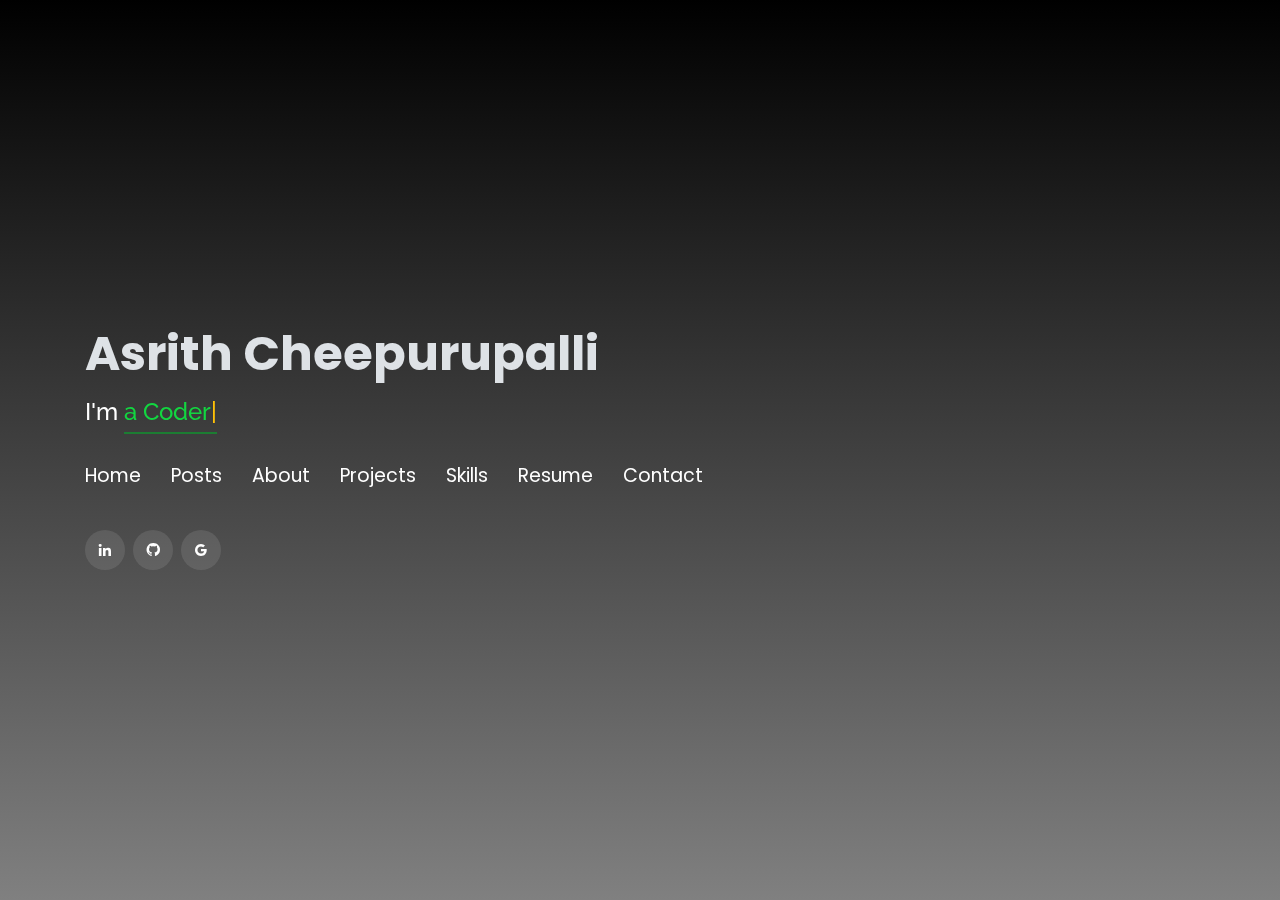
<file: index.html>
<!DOCTYPE html>
<html lang="en">

<head>
  <!-- Google Tag Manager -->
  <script>(function(w,d,s,l,i){w[l]=w[l]||[];w[l].push({'gtm.start':
  new Date().getTime(),event:'gtm.js'});var f=d.getElementsByTagName(s)[0],
  j=d.createElement(s),dl=l!='dataLayer'?'&l='+l:'';j.async=true;j.src=
  'https://www.googletagmanager.com/gtm.js?id='+i+dl;f.parentNode.insertBefore(j,f);
  })(window,document,'script','dataLayer','GTM-5BB8W2X');</script>
  <!-- End Google Tag Manager -->
  <meta charset="UTF-8">
    <meta name="author" content="Asrith Cheepurupalli"> 
    <meta name="keywords" content="Asrith Cheepurupalli, Asrith, Cheepurupalli, Asrith GitHub, asrithcheepurupalli, asrith cheepurupalli, Portfolio asrith cheepurupalli, asrithcheepurupalli me">
    <meta name="description" content="I am Asrith Cheepurupalli, a tech enthusiast, a creative visionary. Whether it's coding the future or composing a melody, I bring passion, curiosity, and a touch of innovation to everything I do.
         Welcome to my world, where every line of code is crafted with love, every design has a purpose, and every project is a step towards a brighter, tech-infused future.">
    <link rel="canonical" href="https://asrithcheepurupalli.codes">
    <meta property="og:title" content="Asrith Cheepurupalli | Computer Science Student | India ">
    <meta property="og:description" content="I am Asrith Cheepurupalli, a detail-oriented Student with strong-problem solving skills. I excel in website and app creation, coding in prime languages, and have developed several successful websites and apps. I've garnered over 100k internet views and sold captivating images. I've also composed and published my own mesmerizing music. ">
    <meta property="og:image" content="https://images.app.goo.gl/ijKyckFV8FSTfeGn9">
    <meta property="og:type" content="website" />
    <meta property="og:url" content="Portfolio ~ Asrith Cheepurupalli">
    <meta property="og:site_name" content="Asrith Cheepurupalli" />
    <meta name="viewport" content="width=device-width, initial-scale=1.0">

 <meta name="twitter:card" content="summary_large_image">
    <meta name="twitter:site" content="@imAsrithCH">
    <meta name="twitter:title" content="Asrith Cheepurupalli - Portfolio">
    <meta name="twitter:description" content="I am Asrith Cheepurupalli, a detail-oriented Student with strong-problem solving skills. I excel in website and app creation, coding in prime languages, and have developed several successful websites and apps. I've garnered over 100k internet views and sold captivating images. I've also composed and published my own mesmerizing music. ">
    <meta name="twitter:image" content="https://images.app.goo.gl/ijKyckFV8FSTfeGn9">

  

  <title>Asrith Cheepurupalli - Portfolio</title>
  <link rel="icon" href="icon.png" type="image/x-icon">


  <!-- Google Fonts -->
  <link href="https://fonts.googleapis.com/css?family=Open+Sans:300,300i,400,400i,600,600i,700,700i|Raleway:300,300i,400,400i,500,500i,600,600i,700,700i|Poppins:300,300i,400,400i,500,500i,600,600i,700,700i" rel="stylesheet">

  <!-- Vendor CSS Files -->
  <link href="assets/vendor/bootstrap/css/bootstrap.min.css" rel="stylesheet">
  <link href="assets/vendor/icofont/icofont.min.css" rel="stylesheet">
  <link href="assets/vendor/remixicon/remixicon.css" rel="stylesheet">
  <link href="assets/vendor/owl.carousel/assets/owl.carousel.min.css" rel="stylesheet">
  <link href="assets/vendor/boxicons/css/boxicons.min.css" rel="stylesheet">
  <link href="assets/vendor/venobox/venobox.css" rel="stylesheet">

  <!-- Template Main CSS File -->
  <link href="assets/css/style1.css" rel="stylesheet">


  <!-- Global site tag (gtag.js) - Google Analytics -->
  <script async src="https://www.googletagmanager.com/gtag/js?id=UA-169007209-3"></script>
  <script>
    window.dataLayer = window.dataLayer || [];
    function gtag(){dataLayer.push(arguments);}
    gtag('js', new Date());

    gtag('config', 'UA-169007209-3');
  </script>



  <!-- =======================================================
  * Template Name: Personal - v2.1.0
  * Template URL: https://bootstrapmade.com/personal-free-resume-bootstrap-template/
  * Author: BootstrapMade.com
  * License: https://bootstrapmade.com/license/
  ======================================================== -->
</head>

<body>
  
  <!-- Google Tag Manager (noscript) -->
  <noscript><iframe src="https://www.googletagmanager.com/ns.html?id=GTM-5BB8W2X"
  height="0" width="0" style="display:none;visibility:hidden"></iframe></noscript>
  <!-- End Google Tag Manager (noscript) -->
  <!-- ======= Header ======= -->
  <header id="header" class="header-tops">

    <div class="container">

      <h1><a href="index1.html">Asrith Cheepurupalli</a></h1>
      <h2 style="color:#fff">I'm <span class="typing" style="color:#12D640"></span></h2>
      <nav class="nav-menu d-none d-lg-block">
        <ul>
          <li> <a href="index1.html"> <span>Home</span></a></li>
          <li><a href="myposts.html"> <span>Posts</span></a></li>
          <li><a href="about.html"><span>About</span></a></li>
<!--          <li><a href="#projects"> <span>Projects</span></a></li>-->
          <li><a href="Design Portfolio c3b769e0120940f49aaa64b50967e3e6.html"> <span>Projects</span></a></li>
          <li><a href="#skills"> <span>Skills</span></a></li>
          <li><a href="Asrith cheepurupalli - Portfolio.pdf" target="_blank"> <span>Resume</span></a></li>
          <!-- <li><a href="#links"> <span>Resume & Links</span></a></li> -->
          <li><a href="mailto:work.asrithch@icloud.com"> <span>Contact</span></a></li>

        </ul>
      </nav><!-- .nav-menu -->

      <div class="social-links">
          <a href="https://www.linkedin.com/in/asrithcheepurupalli" target="_blank" class="linkedin"><i class="bx bxl-linkedin"></i></a>
          <a href="https://www.github.com/asrithcheepurupalli" target="_blank" class="github"><i class="bx bxl-github"></i></a>
          <a href="mailto:work.asrithcheepurupalli@gmail.com" target="_blank" class="google"><i class="bx bxl-google"></i></a>

      </div>

    </div>
  </header><!-- End Header -->

  <!-- ======= About Section ======= -->
  <section id="about" class="about">

    <!-- ======= About Me ======= -->
    <div class="about-me container">

      <div class="section-title">
        <h2>About</h2>
      </div>
  </section>

  <!-- End Contact Section -->

  <!-- Vendor JS Files -->
  <script src="assets/vendor/jquery/jquery.min.js"></script>
  <script src="assets/vendor/bootstrap/js/bootstrap.bundle.min.js"></script>
  <script src="assets/vendor/jquery.easing/jquery.easing.min.js"></script>
  <script src="assets/vendor/php-email-form/validate.js"></script>
  <script src="assets/vendor/waypoints/jquery.waypoints.min.js"></script>
  <script src="assets/vendor/counterup/counterup.min.js"></script>
  <script src="assets/vendor/owl.carousel/owl.carousel.min.js"></script>
  <script src="assets/vendor/isotope-layout/isotope.pkgd.min.js"></script>
  <script src="assets/vendor/venobox/venobox.min.js"></script>
  <script src="assets/vendor/typed.js/typed.min.js"></script>
  <script type="text/javascript">
    var typed = new Typed('.typing',{
      strings: ["a Coder", "a Developer", "an AI Enthusiast", " an Innovator", "a Tech Enthusiast", "a Collaborator","a Web Developer",],
      loop: true,
      typeSpeed: 65,
      backSpeed: 65
    });
  </script>

  <!-- Template Main JS File -->
  <script src="assets/js/main.js"></script>

</body>

</html>
</file>
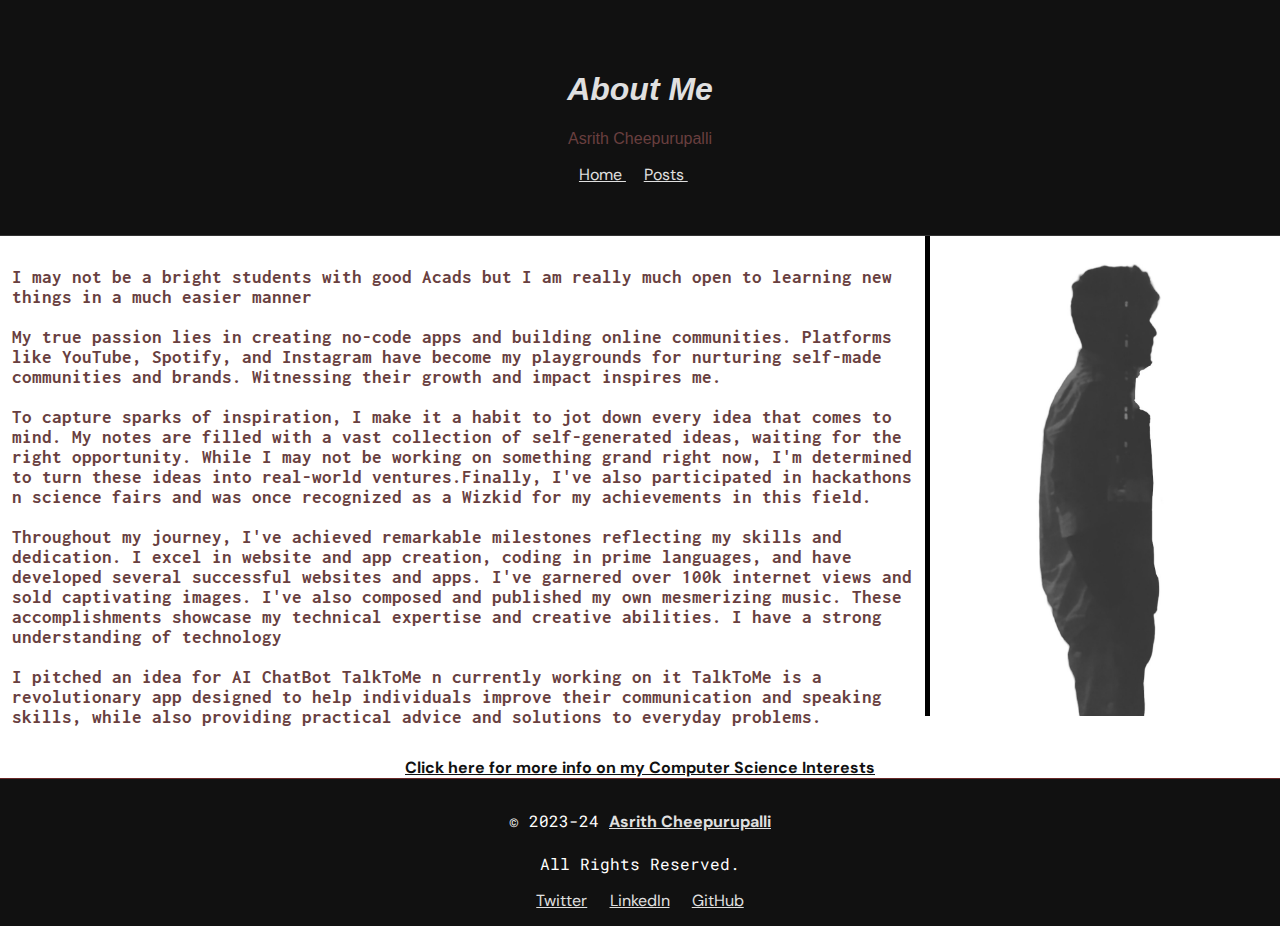
<file: about.html>
<html>
    <head>
    <title> About Me- Portfolio</title>
    <link rel="icon" href="icon.png" type="image/x-icon">
    <link rel="preconnect" href="https://fonts.googleapis.com">
<link rel="preconnect" href="https://fonts.gstatic.com" crossorigin>
<link href="https://fonts.googleapis.com/css2?family=DM+Sans:opsz,wght@9..40,600&display=swap" rel="stylesheet">
<link rel="preconnect" href="https://fonts.googleapis.com">
<link rel="preconnect" href="https://fonts.gstatic.com" crossorigin>
<link href="https://fonts.googleapis.com/css2?family=DM+Sans:ital,opsz,wght@0,9..40,600;1,9..40,1000&display=swap" rel="stylesheet">
<link rel="preconnect" href="https://fonts.googleapis.com">
<link rel="preconnect" href="https://fonts.gstatic.com" crossorigin>
<link href="https://fonts.googleapis.com/css2?family=VT323&display=swap" rel="stylesheet"> 
<link rel="preconnect" href="https://fonts.gstatic.com" crossorigin>
<link href="https://fonts.googleapis.com/css2?family=Roboto+Mono:ital,wght@1,700&display=swap" rel="stylesheet">
<link rel="preconnect" href="https://fonts.googleapis.com">
<link rel="preconnect" href="https://fonts.gstatic.com" crossorigin>
<link href="https://fonts.googleapis.com/css2?family=Inconsolata:wght@700&display=swap" rel="stylesheet">
     <style>
        body {
            background-color: white;
            color: #693f3f;
            font-family: 'Roboto', Sans-Serif;
            margin: 0;
            padding: 0;
        }
       

        

        header {
            text-align: center;
            padding: 50px 0;
            background-color: #111;
            border-bottom: 1px solid #333;
        }

        h1, h2 {
            color: #e0e0e0;
        }
        
         a {
    color: #410101; 
        }

        section {
            padding: px 0;
        }
        picture{
          text-align: center;
        }

        .container {
            max-width: 1200px;
            margin: 0 auto;
            font-family: 'Roboto Mono', monospace;
        }

        .project {
            margin-bottom: 20px;
            border: 2px solid #530202;
            padding: 10px;
            border-radius: 8px;
            transition: transform 0.3s ease-in-out;
            
        }

         img {
        float: right;
        border: 5px solid black ;
        border-right: 5px;
        border-bottom: 0px;
        border-top: 5px;

           }
         
        .skills{

            font-family: 'Inconsolata', monospace;

            margin-bottom: 0px;
            text-align: left;
            padding: 10px;
            width:1280px;
            border:2px solid #fff;
            border-radius: 8px
            color: black;
           }
        

        a{
            color: #e0e0e0;
            font-family: 'Roboto', sans-serif;
            font-family: 'DM Sans', sans-serif;
        }
        
        .cse_link{
          font-family: 'DM Sans', sans-serif;
          color: #111;
          border-radius: 5px;
          text-align: center;
          
        }
        hr{
            color:#682727
        }
        
        footer {
            background-color: #111;
            color: #fff;
            text-align: center;
            padding: 15px;
            border-top: 1px solid #682727;
        }
    </style>
</head>
    <header>
    <h1><i>About Me</i></h1>
    <p>Asrith Cheepurupalli</p>
    <a href="index1.html"> Home </a> &nbsp;&nbsp;&nbsp; <a href="myposts.html">Posts </a> &nbsp;&nbsp;&nbsp;
    </header>
            <img src="backdrop1.jpeg" alt="Picture of Asrith" width=350px height=480px >
    <section>
        <div class="skills"> 
         
                <b><h3>I may not be a bright students with good Acads but I am really much open to learning new things in a much easier manner <br><br>

                    My true passion lies in creating no-code apps and building online communities. Platforms like YouTube, Spotify, and Instagram have become my playgrounds for nurturing self-made communities and brands. Witnessing their growth and impact inspires me.<br><br>
                    
                    To capture sparks of inspiration, I make it a habit to jot down every idea that comes to mind. My notes are filled with a vast collection of self-generated ideas, waiting for the right opportunity. While I may not be working on something grand right now, I'm determined to turn these ideas into real-world ventures.Finally, I've also participated in hackathons n  science fairs and was once recognized as a Wizkid for my achievements in this field.<br><br>
                    
                    Throughout my journey, I've achieved remarkable milestones reflecting my skills and dedication. I excel in website and app creation, coding in prime languages, and have developed several successful websites and apps. I've garnered over 100k internet views and sold captivating images. I've also composed and published my own mesmerizing music. These accomplishments showcase my technical expertise and creative abilities. I have a strong understanding of technology<br>
                    <br>I pitched an idea for AI ChatBot TalkToMe n currently working on it
                    TalkToMe is a revolutionary app designed to help individuals improve their communication and speaking skills, while also providing practical advice and solutions to everyday problems. </h3></b>
           
        </div>
    </section>

 <div class="cse_link" style="text-align: center;"
          <a  href="CSE.html"> <b><u>Click here for more info on my Computer Science Interests</u></b></a> 
      </div>   


     
    <footer>
        <div class="container">
            <p>&copy; 2023-24 <a href="https://gravatar.com/asrithcheepurupalli" aria-label="View your Gravatar profile" target="_blank"> <b>Asrith Cheepurupalli</b> </a> <br><br>All Rights Reserved.</p>
        </div>
        <div style="text-align: center;">
            <a href="https://www.twitter.com/imAsrithCH" target="_blank">Twitter</a> &nbsp;&nbsp;&nbsp;
            <a href="https://www.linkedin.com/in/asrithcheepurupalli/" target="_blank">LinkedIn</a> &nbsp;&nbsp;&nbsp;
            <a href="https://www.github.com/asrithcheepurupalli" target="_blank">GitHub</a>
        </div>
</footer>
</body>
</html>
</file>
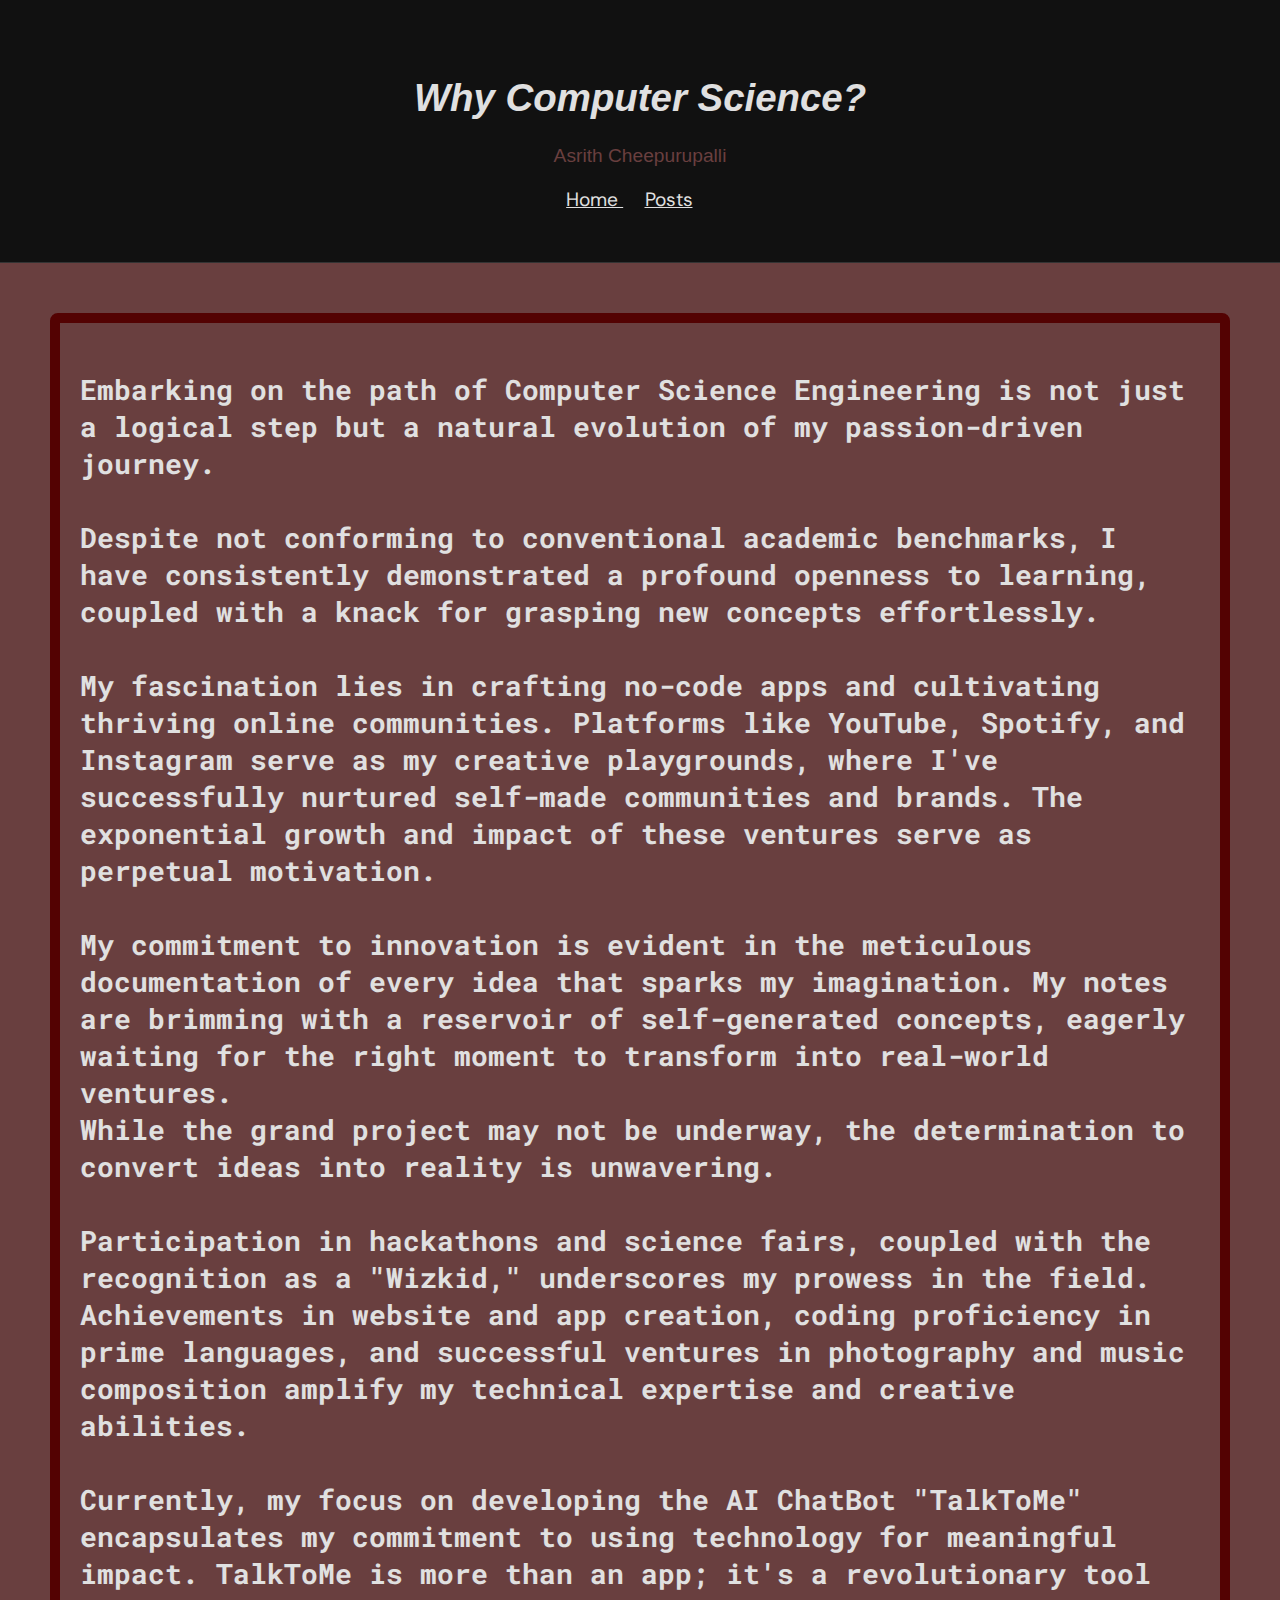
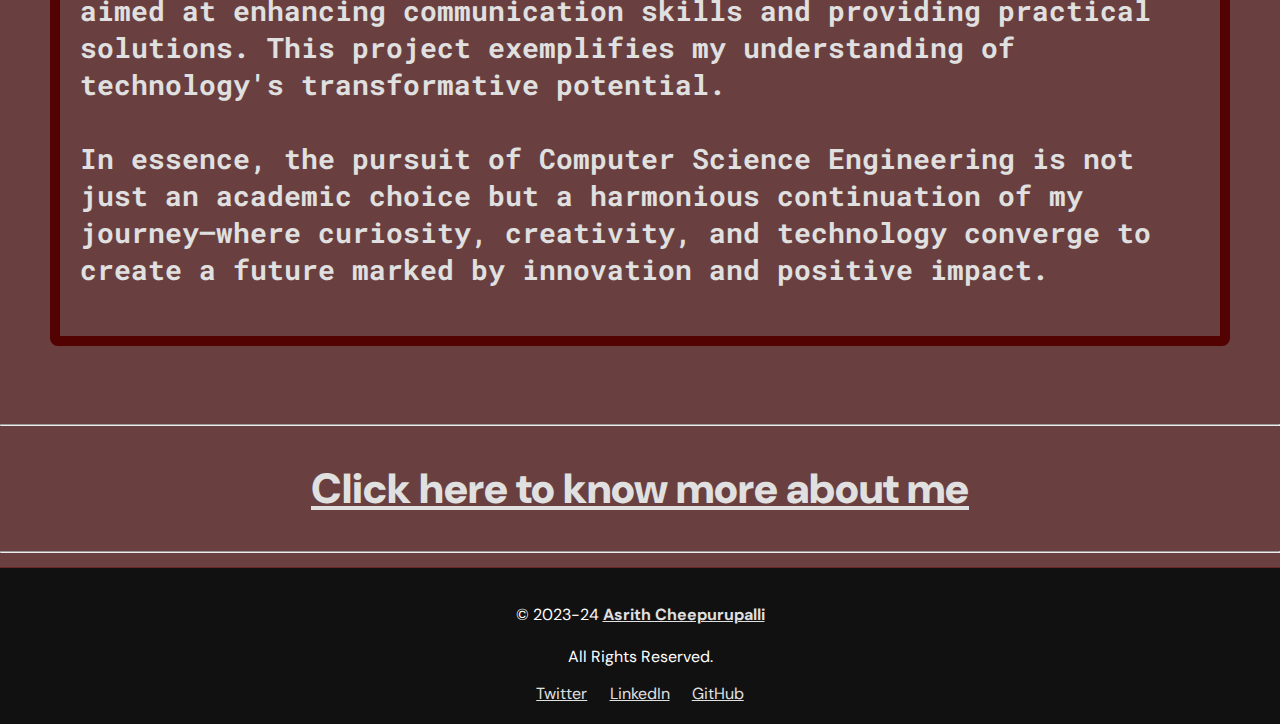
<file: CSE.html>
<html>
    <head>
    <title>Why CSE? - Portfolio</title>
    <link rel="icon" href="icon.png" type="image/x-icon">
    <link rel="preconnect" href="https://fonts.googleapis.com">
<link rel="preconnect" href="https://fonts.gstatic.com" crossorigin>
<link href="https://fonts.googleapis.com/css2?family=DM+Sans:opsz,wght@9..40,600&display=swap" rel="stylesheet">
<link rel="preconnect" href="https://fonts.googleapis.com">
<link rel="preconnect" href="https://fonts.gstatic.com" crossorigin>
<link href="https://fonts.googleapis.com/css2?family=Roboto+Mono:ital,wght@1,600&display=swap" rel="stylesheet">  
    <style>
        body {
            background-color: #693f3f;
            color: #693f3f;
            font-family: 'Roboto', sans-serif;
            margin: 0;
            padding: 0;
        }
        

        header {
            text-align: center;
            padding: 50px 0;
            background-color: #111;
            border-bottom: 1px solid #333;
            font-size: 120%;
        }

        h1, h2 {
            color: #e0e0e0;
        }
        
        h3{
          color:#e0e0e0;
        }
         a {
    color: #410101; 
        }

        section {
            padding: 50px ;
            font-size: 150%;
        }
        picture{
          text-align: center;
        }

        .container {
            max-width: 1200px;
            margin: 0 auto;
            font-family: 'DM Sans', sans-serif;
        }

        .project {
            margin-bottom: 20px;
            border: 10px solid #530202;
            padding: 10px;
            border-radius: 8px;
            transition: transform 0.3s ease-in-out;
            
        }
        .skills{
            font-family: 'Roboto Mono', monospace;
          margin-bottom: 20px;
            border: 10px solid #530202;
            padding: 20px;
            border-radius: 8px;
            transition: transform 0.3s ease-in-out;
        }
        .project:hover {
            transform: scale(1.05);
        }

        a{
            color: #e0e0e0;
            font-family: 'Roboto', sans-serif;
            font-family: 'DM Sans', sans-serif;
        }
        
        .cse_link{
          font-family: 'DM Sans', sans-serif;
          color: #111;
          border-radius: 5px;
          text-align: center;
          font-size: 175%;
          
        }
        hr{
            color:#682727
        }
        footer {
            background-color: #111;
            color: #fff;
            text-align: center;
            padding: 20px 0;
            border-top: 1px solid #682727;
        }
    </style>
</head>
    <header>
    <h1><i>Why Computer Science?</i></h1>
    <p>Asrith Cheepurupalli</p>
    <a href="index1.html"> Home </a> &nbsp;&nbsp;&nbsp; <a href="myposts.html">Posts</a> &nbsp;&nbsp;&nbsp;
    </header>
            
    <section>
        <div class="skills">
            
            
                <h3>
                    
                    Embarking on the path of Computer Science Engineering is not just a logical step but a natural evolution of my passion-driven journey. <br><br>Despite not conforming to conventional academic benchmarks, I have consistently demonstrated a profound openness to learning, coupled with a knack for grasping new concepts effortlessly.
                    <br><br>
                    My fascination lies in crafting no-code apps and cultivating thriving online communities. Platforms like YouTube, Spotify, and Instagram serve as my creative playgrounds, where I've successfully nurtured self-made communities and brands. The exponential growth and impact of these ventures serve as perpetual motivation.<br><br>
                    
                    My commitment to innovation is evident in the meticulous documentation of every idea that sparks my imagination. My notes are brimming with a reservoir of self-generated concepts, eagerly waiting for the right moment to transform into real-world ventures. <br>While the grand project may not be underway, the determination to convert ideas into reality is unwavering.<br><br>
                    
                    Participation in hackathons and science fairs, coupled with the recognition as a "Wizkid," underscores my prowess in the field. Achievements in website and app creation, coding proficiency in prime languages, and successful ventures in photography and music composition amplify my technical expertise and creative abilities.<br><br>
                    
                    Currently, my focus on developing the AI ChatBot "TalkToMe" encapsulates my commitment to using technology for meaningful impact. TalkToMe is more than an app; it's a revolutionary tool aimed at enhancing communication skills and providing practical solutions. This project exemplifies my understanding of technology's transformative potential.<br><br>
                    
                    In essence, the pursuit of Computer Science Engineering is not just an academic choice but a harmonious continuation of my journey—where curiosity, creativity, and technology converge to create a future marked by innovation and positive impact.</h3>
            
        </div>
    </section>
    
    <hr>
      <div class="cse_link" style="text-align: center;"
          <hr><a  href="about.html"> <h2><b>Click here to know more about me </b></h2></a> <hr>
      </div>

     
    <footer>
        <div class="container">
            <p>&copy; 2023-24 <a href="https://gravatar.com/asrithcheepurupalli" aria-label="View your Gravatar profile" target="_blank"> <b>Asrith Cheepurupalli</b> </a> <br><br>All Rights Reserved.</p>
        </div>
        <div style="text-align: center;">
            <a href="https://www.twitter.com/imAsrithCH" target="_blank">Twitter</a> &nbsp;&nbsp;&nbsp;
            <a href="https://www.linkedin.com/in/asrithcheepurupalli/" target="_blank">LinkedIn</a> &nbsp;&nbsp;&nbsp;
            <a href="https://www.github.com/asrithcheepurupalli" target="_blank">GitHub</a>
        </div>
</footer>
</body>
</html>
</file>
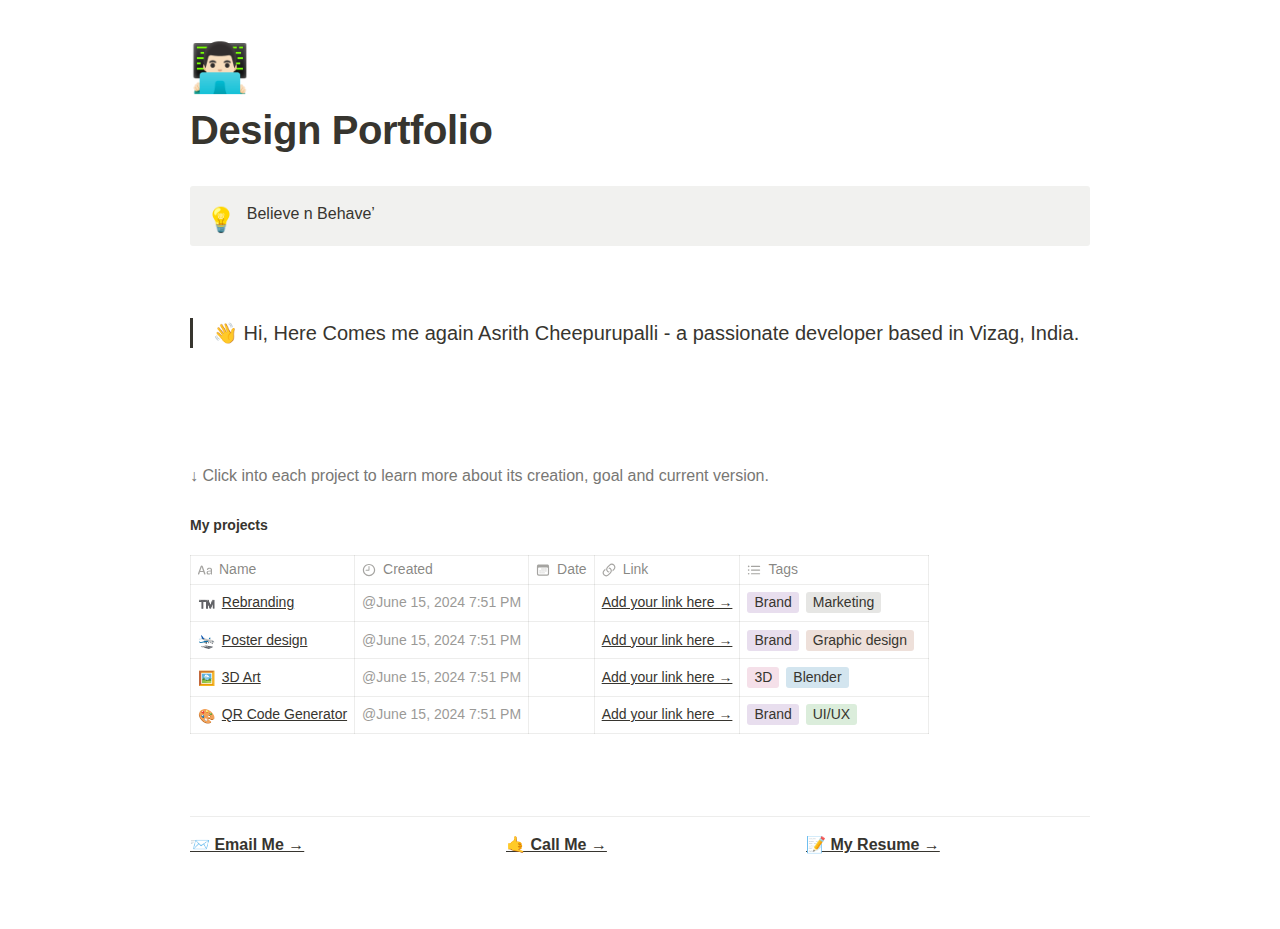
<file: Design Portfolio c3b769e0120940f49aaa64b50967e3e6.html>
<html><head><meta http-equiv="Content-Type" content="text/html; charset=utf-8"/><title>Design Portfolio</title><style>
/* cspell:disable-file */
/* webkit printing magic: print all background colors */
html {
	-webkit-print-color-adjust: exact;
}
* {
	box-sizing: border-box;
	-webkit-print-color-adjust: exact;
}

html,
body {
	margin: 0;
	padding: 0;
}
@media only screen {
	body {
		margin: 2em auto;
		max-width: 900px;
		color: rgb(55, 53, 47);
	}
}

body {
	line-height: 1.5;
	white-space: pre-wrap;
}

a,
a.visited {
	color: inherit;
	text-decoration: underline;
}

.pdf-relative-link-path {
	font-size: 80%;
	color: #444;
}

h1,
h2,
h3 {
	letter-spacing: -0.01em;
	line-height: 1.2;
	font-weight: 600;
	margin-bottom: 0;
}

.page-title {
	font-size: 2.5rem;
	font-weight: 700;
	margin-top: 0;
	margin-bottom: 0.75em;
}

h1 {
	font-size: 1.875rem;
	margin-top: 1.875rem;
}

h2 {
	font-size: 1.5rem;
	margin-top: 1.5rem;
}

h3 {
	font-size: 1.25rem;
	margin-top: 1.25rem;
}

.source {
	border: 1px solid #ddd;
	border-radius: 3px;
	padding: 1.5em;
	word-break: break-all;
}

.callout {
	border-radius: 3px;
	padding: 1rem;
}

figure {
	margin: 1.25em 0;
	page-break-inside: avoid;
}

figcaption {
	opacity: 0.5;
	font-size: 85%;
	margin-top: 0.5em;
}

mark {
	background-color: transparent;
}

.indented {
	padding-left: 1.5em;
}

hr {
	background: transparent;
	display: block;
	width: 100%;
	height: 1px;
	visibility: visible;
	border: none;
	border-bottom: 1px solid rgba(55, 53, 47, 0.09);
}

img {
	max-width: 100%;
}

@media only print {
	img {
		max-height: 100vh;
		object-fit: contain;
	}
}

@page {
	margin: 1in;
}

.collection-content {
	font-size: 0.875rem;
}

.column-list {
	display: flex;
	justify-content: space-between;
}

.column {
	padding: 0 1em;
}

.column:first-child {
	padding-left: 0;
}

.column:last-child {
	padding-right: 0;
}

.table_of_contents-item {
	display: block;
	font-size: 0.875rem;
	line-height: 1.3;
	padding: 0.125rem;
}

.table_of_contents-indent-1 {
	margin-left: 1.5rem;
}

.table_of_contents-indent-2 {
	margin-left: 3rem;
}

.table_of_contents-indent-3 {
	margin-left: 4.5rem;
}

.table_of_contents-link {
	text-decoration: none;
	opacity: 0.7;
	border-bottom: 1px solid rgba(55, 53, 47, 0.18);
}

table,
th,
td {
	border: 1px solid rgba(55, 53, 47, 0.09);
	border-collapse: collapse;
}

table {
	border-left: none;
	border-right: none;
}

th,
td {
	font-weight: normal;
	padding: 0.25em 0.5em;
	line-height: 1.5;
	min-height: 1.5em;
	text-align: left;
}

th {
	color: rgba(55, 53, 47, 0.6);
}

ol,
ul {
	margin: 0;
	margin-block-start: 0.6em;
	margin-block-end: 0.6em;
}

li > ol:first-child,
li > ul:first-child {
	margin-block-start: 0.6em;
}

ul > li {
	list-style: disc;
}

ul.to-do-list {
	padding-inline-start: 0;
}

ul.to-do-list > li {
	list-style: none;
}

.to-do-children-checked {
	text-decoration: line-through;
	opacity: 0.375;
}

ul.toggle > li {
	list-style: none;
}

ul {
	padding-inline-start: 1.7em;
}

ul > li {
	padding-left: 0.1em;
}

ol {
	padding-inline-start: 1.6em;
}

ol > li {
	padding-left: 0.2em;
}

.mono ol {
	padding-inline-start: 2em;
}

.mono ol > li {
	text-indent: -0.4em;
}

.toggle {
	padding-inline-start: 0em;
	list-style-type: none;
}

/* Indent toggle children */
.toggle > li > details {
	padding-left: 1.7em;
}

.toggle > li > details > summary {
	margin-left: -1.1em;
}

.selected-value {
	display: inline-block;
	padding: 0 0.5em;
	background: rgba(206, 205, 202, 0.5);
	border-radius: 3px;
	margin-right: 0.5em;
	margin-top: 0.3em;
	margin-bottom: 0.3em;
	white-space: nowrap;
}

.collection-title {
	display: inline-block;
	margin-right: 1em;
}

.page-description {
    margin-bottom: 2em;
}

.simple-table {
	margin-top: 1em;
	font-size: 0.875rem;
	empty-cells: show;
}
.simple-table td {
	height: 29px;
	min-width: 120px;
}

.simple-table th {
	height: 29px;
	min-width: 120px;
}

.simple-table-header-color {
	background: rgb(247, 246, 243);
	color: black;
}
.simple-table-header {
	font-weight: 500;
}

time {
	opacity: 0.5;
}

.icon {
	display: inline-block;
	max-width: 1.2em;
	max-height: 1.2em;
	text-decoration: none;
	vertical-align: text-bottom;
	margin-right: 0.5em;
}

img.icon {
	border-radius: 3px;
}

.user-icon {
	width: 1.5em;
	height: 1.5em;
	border-radius: 100%;
	margin-right: 0.5rem;
}

.user-icon-inner {
	font-size: 0.8em;
}

.text-icon {
	border: 1px solid #000;
	text-align: center;
}

.page-cover-image {
	display: block;
	object-fit: cover;
	width: 100%;
	max-height: 30vh;
}

.page-header-icon {
	font-size: 3rem;
	margin-bottom: 1rem;
}

.page-header-icon-with-cover {
	margin-top: -0.72em;
	margin-left: 0.07em;
}

.page-header-icon img {
	border-radius: 3px;
}

.link-to-page {
	margin: 1em 0;
	padding: 0;
	border: none;
	font-weight: 500;
}

p > .user {
	opacity: 0.5;
}

td > .user,
td > time {
	white-space: nowrap;
}

input[type="checkbox"] {
	transform: scale(1.5);
	margin-right: 0.6em;
	vertical-align: middle;
}

p {
	margin-top: 0.5em;
	margin-bottom: 0.5em;
}

.image {
	border: none;
	margin: 1.5em 0;
	padding: 0;
	border-radius: 0;
	text-align: center;
}

.code,
code {
	background: rgba(135, 131, 120, 0.15);
	border-radius: 3px;
	padding: 0.2em 0.4em;
	border-radius: 3px;
	font-size: 85%;
	tab-size: 2;
}

code {
	color: #eb5757;
}

.code {
	padding: 1.5em 1em;
}

.code-wrap {
	white-space: pre-wrap;
	word-break: break-all;
}

.code > code {
	background: none;
	padding: 0;
	font-size: 100%;
	color: inherit;
}

blockquote {
	font-size: 1.25em;
	margin: 1em 0;
	padding-left: 1em;
	border-left: 3px solid rgb(55, 53, 47);
}

.bookmark {
	text-decoration: none;
	max-height: 8em;
	padding: 0;
	display: flex;
	width: 100%;
	align-items: stretch;
}

.bookmark-title {
	font-size: 0.85em;
	overflow: hidden;
	text-overflow: ellipsis;
	height: 1.75em;
	white-space: nowrap;
}

.bookmark-text {
	display: flex;
	flex-direction: column;
}

.bookmark-info {
	flex: 4 1 180px;
	padding: 12px 14px 14px;
	display: flex;
	flex-direction: column;
	justify-content: space-between;
}

.bookmark-image {
	width: 33%;
	flex: 1 1 180px;
	display: block;
	position: relative;
	object-fit: cover;
	border-radius: 1px;
}

.bookmark-description {
	color: rgba(55, 53, 47, 0.6);
	font-size: 0.75em;
	overflow: hidden;
	max-height: 4.5em;
	word-break: break-word;
}

.bookmark-href {
	font-size: 0.75em;
	margin-top: 0.25em;
}

.sans { font-family: ui-sans-serif, -apple-system, BlinkMacSystemFont, "Segoe UI Variable Display", "Segoe UI", Helvetica, "Apple Color Emoji", Arial, sans-serif, "Segoe UI Emoji", "Segoe UI Symbol"; }
.code { font-family: "SFMono-Regular", Menlo, Consolas, "PT Mono", "Liberation Mono", Courier, monospace; }
.serif { font-family: Lyon-Text, Georgia, ui-serif, serif; }
.mono { font-family: iawriter-mono, Nitti, Menlo, Courier, monospace; }
.pdf .sans { font-family: Inter, ui-sans-serif, -apple-system, BlinkMacSystemFont, "Segoe UI Variable Display", "Segoe UI", Helvetica, "Apple Color Emoji", Arial, sans-serif, "Segoe UI Emoji", "Segoe UI Symbol", 'Twemoji', 'Noto Color Emoji', 'Noto Sans CJK JP'; }
.pdf:lang(zh-CN) .sans { font-family: Inter, ui-sans-serif, -apple-system, BlinkMacSystemFont, "Segoe UI Variable Display", "Segoe UI", Helvetica, "Apple Color Emoji", Arial, sans-serif, "Segoe UI Emoji", "Segoe UI Symbol", 'Twemoji', 'Noto Color Emoji', 'Noto Sans CJK SC'; }
.pdf:lang(zh-TW) .sans { font-family: Inter, ui-sans-serif, -apple-system, BlinkMacSystemFont, "Segoe UI Variable Display", "Segoe UI", Helvetica, "Apple Color Emoji", Arial, sans-serif, "Segoe UI Emoji", "Segoe UI Symbol", 'Twemoji', 'Noto Color Emoji', 'Noto Sans CJK TC'; }
.pdf:lang(ko-KR) .sans { font-family: Inter, ui-sans-serif, -apple-system, BlinkMacSystemFont, "Segoe UI Variable Display", "Segoe UI", Helvetica, "Apple Color Emoji", Arial, sans-serif, "Segoe UI Emoji", "Segoe UI Symbol", 'Twemoji', 'Noto Color Emoji', 'Noto Sans CJK KR'; }
.pdf .code { font-family: Source Code Pro, "SFMono-Regular", Menlo, Consolas, "PT Mono", "Liberation Mono", Courier, monospace, 'Twemoji', 'Noto Color Emoji', 'Noto Sans Mono CJK JP'; }
.pdf:lang(zh-CN) .code { font-family: Source Code Pro, "SFMono-Regular", Menlo, Consolas, "PT Mono", "Liberation Mono", Courier, monospace, 'Twemoji', 'Noto Color Emoji', 'Noto Sans Mono CJK SC'; }
.pdf:lang(zh-TW) .code { font-family: Source Code Pro, "SFMono-Regular", Menlo, Consolas, "PT Mono", "Liberation Mono", Courier, monospace, 'Twemoji', 'Noto Color Emoji', 'Noto Sans Mono CJK TC'; }
.pdf:lang(ko-KR) .code { font-family: Source Code Pro, "SFMono-Regular", Menlo, Consolas, "PT Mono", "Liberation Mono", Courier, monospace, 'Twemoji', 'Noto Color Emoji', 'Noto Sans Mono CJK KR'; }
.pdf .serif { font-family: PT Serif, Lyon-Text, Georgia, ui-serif, serif, 'Twemoji', 'Noto Color Emoji', 'Noto Serif CJK JP'; }
.pdf:lang(zh-CN) .serif { font-family: PT Serif, Lyon-Text, Georgia, ui-serif, serif, 'Twemoji', 'Noto Color Emoji', 'Noto Serif CJK SC'; }
.pdf:lang(zh-TW) .serif { font-family: PT Serif, Lyon-Text, Georgia, ui-serif, serif, 'Twemoji', 'Noto Color Emoji', 'Noto Serif CJK TC'; }
.pdf:lang(ko-KR) .serif { font-family: PT Serif, Lyon-Text, Georgia, ui-serif, serif, 'Twemoji', 'Noto Color Emoji', 'Noto Serif CJK KR'; }
.pdf .mono { font-family: PT Mono, iawriter-mono, Nitti, Menlo, Courier, monospace, 'Twemoji', 'Noto Color Emoji', 'Noto Sans Mono CJK JP'; }
.pdf:lang(zh-CN) .mono { font-family: PT Mono, iawriter-mono, Nitti, Menlo, Courier, monospace, 'Twemoji', 'Noto Color Emoji', 'Noto Sans Mono CJK SC'; }
.pdf:lang(zh-TW) .mono { font-family: PT Mono, iawriter-mono, Nitti, Menlo, Courier, monospace, 'Twemoji', 'Noto Color Emoji', 'Noto Sans Mono CJK TC'; }
.pdf:lang(ko-KR) .mono { font-family: PT Mono, iawriter-mono, Nitti, Menlo, Courier, monospace, 'Twemoji', 'Noto Color Emoji', 'Noto Sans Mono CJK KR'; }
.highlight-default {
	color: rgba(55, 53, 47, 1);
}
.highlight-gray {
	color: rgba(120, 119, 116, 1);
	fill: rgba(120, 119, 116, 1);
}
.highlight-brown {
	color: rgba(159, 107, 83, 1);
	fill: rgba(159, 107, 83, 1);
}
.highlight-orange {
	color: rgba(217, 115, 13, 1);
	fill: rgba(217, 115, 13, 1);
}
.highlight-yellow {
	color: rgba(203, 145, 47, 1);
	fill: rgba(203, 145, 47, 1);
}
.highlight-teal {
	color: rgba(68, 131, 97, 1);
	fill: rgba(68, 131, 97, 1);
}
.highlight-blue {
	color: rgba(51, 126, 169, 1);
	fill: rgba(51, 126, 169, 1);
}
.highlight-purple {
	color: rgba(144, 101, 176, 1);
	fill: rgba(144, 101, 176, 1);
}
.highlight-pink {
	color: rgba(193, 76, 138, 1);
	fill: rgba(193, 76, 138, 1);
}
.highlight-red {
	color: rgba(212, 76, 71, 1);
	fill: rgba(212, 76, 71, 1);
}
.highlight-gray_background {
	background: rgba(241, 241, 239, 1);
}
.highlight-brown_background {
	background: rgba(244, 238, 238, 1);
}
.highlight-orange_background {
	background: rgba(251, 236, 221, 1);
}
.highlight-yellow_background {
	background: rgba(251, 243, 219, 1);
}
.highlight-teal_background {
	background: rgba(237, 243, 236, 1);
}
.highlight-blue_background {
	background: rgba(231, 243, 248, 1);
}
.highlight-purple_background {
	background: rgba(244, 240, 247, 0.8);
}
.highlight-pink_background {
	background: rgba(249, 238, 243, 0.8);
}
.highlight-red_background {
	background: rgba(253, 235, 236, 1);
}
.block-color-default {
	color: inherit;
	fill: inherit;
}
.block-color-gray {
	color: rgba(120, 119, 116, 1);
	fill: rgba(120, 119, 116, 1);
}
.block-color-brown {
	color: rgba(159, 107, 83, 1);
	fill: rgba(159, 107, 83, 1);
}
.block-color-orange {
	color: rgba(217, 115, 13, 1);
	fill: rgba(217, 115, 13, 1);
}
.block-color-yellow {
	color: rgba(203, 145, 47, 1);
	fill: rgba(203, 145, 47, 1);
}
.block-color-teal {
	color: rgba(68, 131, 97, 1);
	fill: rgba(68, 131, 97, 1);
}
.block-color-blue {
	color: rgba(51, 126, 169, 1);
	fill: rgba(51, 126, 169, 1);
}
.block-color-purple {
	color: rgba(144, 101, 176, 1);
	fill: rgba(144, 101, 176, 1);
}
.block-color-pink {
	color: rgba(193, 76, 138, 1);
	fill: rgba(193, 76, 138, 1);
}
.block-color-red {
	color: rgba(212, 76, 71, 1);
	fill: rgba(212, 76, 71, 1);
}
.block-color-gray_background {
	background: rgba(241, 241, 239, 1);
}
.block-color-brown_background {
	background: rgba(244, 238, 238, 1);
}
.block-color-orange_background {
	background: rgba(251, 236, 221, 1);
}
.block-color-yellow_background {
	background: rgba(251, 243, 219, 1);
}
.block-color-teal_background {
	background: rgba(237, 243, 236, 1);
}
.block-color-blue_background {
	background: rgba(231, 243, 248, 1);
}
.block-color-purple_background {
	background: rgba(244, 240, 247, 0.8);
}
.block-color-pink_background {
	background: rgba(249, 238, 243, 0.8);
}
.block-color-red_background {
	background: rgba(253, 235, 236, 1);
}
.select-value-color-uiBlue { background-color: rgba(35, 131, 226, .07); }
.select-value-color-pink { background-color: rgba(245, 224, 233, 1); }
.select-value-color-purple { background-color: rgba(232, 222, 238, 1); }
.select-value-color-green { background-color: rgba(219, 237, 219, 1); }
.select-value-color-gray { background-color: rgba(227, 226, 224, 1); }
.select-value-color-transparentGray { background-color: rgba(227, 226, 224, 0); }
.select-value-color-translucentGray { background-color: rgba(255, 255, 255, 0.0375); }
.select-value-color-orange { background-color: rgba(250, 222, 201, 1); }
.select-value-color-brown { background-color: rgba(238, 224, 218, 1); }
.select-value-color-red { background-color: rgba(255, 226, 221, 1); }
.select-value-color-yellow { background-color: rgba(253, 236, 200, 1); }
.select-value-color-blue { background-color: rgba(211, 229, 239, 1); }
.select-value-color-pageGlass { background-color: undefined; }
.select-value-color-washGlass { background-color: undefined; }

.checkbox {
	display: inline-flex;
	vertical-align: text-bottom;
	width: 16;
	height: 16;
	background-size: 16px;
	margin-left: 2px;
	margin-right: 5px;
}

.checkbox-on {
	background-image: url("data:image/svg+xml;charset=UTF-8,%3Csvg%20width%3D%2216%22%20height%3D%2216%22%20viewBox%3D%220%200%2016%2016%22%20fill%3D%22none%22%20xmlns%3D%22http%3A%2F%2Fwww.w3.org%2F2000%2Fsvg%22%3E%0A%3Crect%20width%3D%2216%22%20height%3D%2216%22%20fill%3D%22%2358A9D7%22%2F%3E%0A%3Cpath%20d%3D%22M6.71429%2012.2852L14%204.9995L12.7143%203.71436L6.71429%209.71378L3.28571%206.2831L2%207.57092L6.71429%2012.2852Z%22%20fill%3D%22white%22%2F%3E%0A%3C%2Fsvg%3E");
}

.checkbox-off {
	background-image: url("data:image/svg+xml;charset=UTF-8,%3Csvg%20width%3D%2216%22%20height%3D%2216%22%20viewBox%3D%220%200%2016%2016%22%20fill%3D%22none%22%20xmlns%3D%22http%3A%2F%2Fwww.w3.org%2F2000%2Fsvg%22%3E%0A%3Crect%20x%3D%220.75%22%20y%3D%220.75%22%20width%3D%2214.5%22%20height%3D%2214.5%22%20fill%3D%22white%22%20stroke%3D%22%2336352F%22%20stroke-width%3D%221.5%22%2F%3E%0A%3C%2Fsvg%3E");
}
	
</style></head><body><article id="c3b769e0-1209-40f4-9aaa-64b50967e3e6" class="page sans"><header><div class="page-header-icon undefined"><span class="icon">👨🏻‍💻</span></div><h1 class="page-title">Design Portfolio</h1><p class="page-description"></p></header><div class="page-body"><figure class="block-color-gray_background callout" style="white-space:pre-wrap;display:flex" id="8d533063-df7a-411c-a408-c5831eb39bb1"><div style="font-size:1.5em"><span class="icon">💡</span></div><div style="width:100%">Believe n Behave’</div></figure><p id="b547ab7d-6046-4cf0-891d-2bae03e5dc87" class="">
</p><div id="508e72a9-cdf6-42d5-a20e-1927ec2246c8" class="column-list"><div id="1974083b-ea28-4197-99c2-0fe00b3e959a" style="width:33.333333333333336%" class="column"></div><div id="14a48705-3438-4033-bad9-6041cd9465d6" style="width:33.333333333333336%" class="column"></div><div id="9f29b272-cc08-4836-9ff9-ce107ee1ccbe" style="width:33.33333333333333%" class="column"></div></div><blockquote id="21772ce0-8b46-476a-aad4-4daf5c3a08c3" class="">👋 Hi, Here Comes me again Asrith Cheepurupalli - a passionate developer based in Vizag, India.</blockquote><p id="c137d1d6-9953-4ce7-b26b-b74d4797cb08" class="">
</p><p id="6fb3c92c-bd57-4a4f-be46-60835f9395d9" class="">
</p><p id="3352d462-1ad2-4e87-9593-0c56e8ec3ae7" class="">
</p><p id="d23de4be-8338-46f1-8656-59337f47fc33" class=""><mark class="highlight-gray">↓ Click into each project to learn more about its creation, goal and current version.</mark></p><div id="ecc4bc5a-1f8a-43be-92d0-68f37b1cdd63" class="collection-content"><h4 class="collection-title">My projects</h4><table class="collection-content"><thead><tr><th><span class="icon property-icon"><svg role="graphics-symbol" viewBox="0 0 16 16" style="width:14px;height:14px;display:block;fill:rgba(55, 53, 47, 0.45);flex-shrink:0" class="typesTitle"><path d="M0.637695 13.1914C1.0957 13.1914 1.32812 13 1.47852 12.5215L2.24414 10.3887H6.14746L6.90625 12.5215C7.05664 13 7.2959 13.1914 7.74707 13.1914C8.22559 13.1914 8.5332 12.9043 8.5332 12.4531C8.5332 12.2891 8.50586 12.1523 8.44434 11.9678L5.41602 3.79199C5.2041 3.21777 4.82129 2.9375 4.19922 2.9375C3.60449 2.9375 3.21484 3.21777 3.0166 3.78516L-0.0322266 12.002C-0.09375 12.1797 -0.121094 12.3232 -0.121094 12.4668C-0.121094 12.918 0.166016 13.1914 0.637695 13.1914ZM2.63379 9.12402L4.17871 4.68066H4.21973L5.76465 9.12402H2.63379ZM12.2793 13.2324C13.3115 13.2324 14.2891 12.6787 14.7129 11.8037H14.7402V12.5762C14.7471 12.9863 15.0273 13.2393 15.4238 13.2393C15.834 13.2393 16.1143 12.9795 16.1143 12.5215V8.00977C16.1143 6.49902 14.9658 5.52148 13.1543 5.52148C11.7666 5.52148 10.6592 6.08887 10.2695 6.99121C10.1943 7.15527 10.1533 7.3125 10.1533 7.46289C10.1533 7.81152 10.4062 8.04395 10.7686 8.04395C11.0215 8.04395 11.2129 7.94824 11.3496 7.73633C11.7529 6.99121 12.2861 6.65625 13.1064 6.65625C14.0977 6.65625 14.6992 7.20996 14.6992 8.1123V8.67285L12.5664 8.7959C10.7686 8.8916 9.77734 9.69824 9.77734 11.0107C9.77734 12.3369 10.8096 13.2324 12.2793 13.2324ZM12.6621 12.1387C11.8008 12.1387 11.2129 11.667 11.2129 10.9561C11.2129 10.2725 11.7598 9.82129 12.7578 9.75977L14.6992 9.62988V10.3203C14.6992 11.3457 13.7969 12.1387 12.6621 12.1387Z"></path></svg></span>Name</th><th><span class="icon property-icon"><svg role="graphics-symbol" viewBox="0 0 16 16" style="width:14px;height:14px;display:block;fill:rgba(55, 53, 47, 0.45);flex-shrink:0" class="typesCreatedAt"><path d="M8 15.126C11.8623 15.126 15.0615 11.9336 15.0615 8.06445C15.0615 4.20215 11.8623 1.00293 7.99316 1.00293C4.13086 1.00293 0.938477 4.20215 0.938477 8.06445C0.938477 11.9336 4.1377 15.126 8 15.126ZM8 13.7383C4.85547 13.7383 2.33301 11.209 2.33301 8.06445C2.33301 4.91992 4.84863 2.39746 7.99316 2.39746C11.1377 2.39746 13.6738 4.91992 13.6738 8.06445C13.6738 11.209 11.1445 13.7383 8 13.7383ZM4.54102 8.91211H7.99316C8.30078 8.91211 8.54004 8.67285 8.54004 8.37207V3.8877C8.54004 3.58691 8.30078 3.34766 7.99316 3.34766C7.69238 3.34766 7.45312 3.58691 7.45312 3.8877V7.83203H4.54102C4.2334 7.83203 4.00098 8.06445 4.00098 8.37207C4.00098 8.67285 4.2334 8.91211 4.54102 8.91211Z"></path></svg></span>Created</th><th><span class="icon property-icon"><svg role="graphics-symbol" viewBox="0 0 16 16" style="width:14px;height:14px;display:block;fill:rgba(55, 53, 47, 0.45);flex-shrink:0" class="typesDate"><path d="M3.29688 14.4561H12.7031C14.1797 14.4561 14.9453 13.6904 14.9453 12.2344V3.91504C14.9453 2.45215 14.1797 1.69336 12.7031 1.69336H3.29688C1.82031 1.69336 1.05469 2.45215 1.05469 3.91504V12.2344C1.05469 13.6973 1.82031 14.4561 3.29688 14.4561ZM3.27637 13.1162C2.70898 13.1162 2.39453 12.8154 2.39453 12.2207V5.9043C2.39453 5.30273 2.70898 5.00879 3.27637 5.00879H12.71C13.2842 5.00879 13.6055 5.30273 13.6055 5.9043V12.2207C13.6055 12.8154 13.2842 13.1162 12.71 13.1162H3.27637ZM6.68066 7.38086H7.08398C7.33008 7.38086 7.41211 7.30566 7.41211 7.05957V6.66309C7.41211 6.41699 7.33008 6.3418 7.08398 6.3418H6.68066C6.44141 6.3418 6.35938 6.41699 6.35938 6.66309V7.05957C6.35938 7.30566 6.44141 7.38086 6.68066 7.38086ZM8.92285 7.38086H9.31934C9.56543 7.38086 9.64746 7.30566 9.64746 7.05957V6.66309C9.64746 6.41699 9.56543 6.3418 9.31934 6.3418H8.92285C8.67676 6.3418 8.59473 6.41699 8.59473 6.66309V7.05957C8.59473 7.30566 8.67676 7.38086 8.92285 7.38086ZM11.1582 7.38086H11.5547C11.8008 7.38086 11.8828 7.30566 11.8828 7.05957V6.66309C11.8828 6.41699 11.8008 6.3418 11.5547 6.3418H11.1582C10.9121 6.3418 10.8301 6.41699 10.8301 6.66309V7.05957C10.8301 7.30566 10.9121 7.38086 11.1582 7.38086ZM4.44531 9.58203H4.84863C5.09473 9.58203 5.17676 9.50684 5.17676 9.26074V8.86426C5.17676 8.61816 5.09473 8.54297 4.84863 8.54297H4.44531C4.20605 8.54297 4.12402 8.61816 4.12402 8.86426V9.26074C4.12402 9.50684 4.20605 9.58203 4.44531 9.58203ZM6.68066 9.58203H7.08398C7.33008 9.58203 7.41211 9.50684 7.41211 9.26074V8.86426C7.41211 8.61816 7.33008 8.54297 7.08398 8.54297H6.68066C6.44141 8.54297 6.35938 8.61816 6.35938 8.86426V9.26074C6.35938 9.50684 6.44141 9.58203 6.68066 9.58203ZM8.92285 9.58203H9.31934C9.56543 9.58203 9.64746 9.50684 9.64746 9.26074V8.86426C9.64746 8.61816 9.56543 8.54297 9.31934 8.54297H8.92285C8.67676 8.54297 8.59473 8.61816 8.59473 8.86426V9.26074C8.59473 9.50684 8.67676 9.58203 8.92285 9.58203ZM11.1582 9.58203H11.5547C11.8008 9.58203 11.8828 9.50684 11.8828 9.26074V8.86426C11.8828 8.61816 11.8008 8.54297 11.5547 8.54297H11.1582C10.9121 8.54297 10.8301 8.61816 10.8301 8.86426V9.26074C10.8301 9.50684 10.9121 9.58203 11.1582 9.58203ZM4.44531 11.7832H4.84863C5.09473 11.7832 5.17676 11.708 5.17676 11.4619V11.0654C5.17676 10.8193 5.09473 10.7441 4.84863 10.7441H4.44531C4.20605 10.7441 4.12402 10.8193 4.12402 11.0654V11.4619C4.12402 11.708 4.20605 11.7832 4.44531 11.7832ZM6.68066 11.7832H7.08398C7.33008 11.7832 7.41211 11.708 7.41211 11.4619V11.0654C7.41211 10.8193 7.33008 10.7441 7.08398 10.7441H6.68066C6.44141 10.7441 6.35938 10.8193 6.35938 11.0654V11.4619C6.35938 11.708 6.44141 11.7832 6.68066 11.7832ZM8.92285 11.7832H9.31934C9.56543 11.7832 9.64746 11.708 9.64746 11.4619V11.0654C9.64746 10.8193 9.56543 10.7441 9.31934 10.7441H8.92285C8.67676 10.7441 8.59473 10.8193 8.59473 11.0654V11.4619C8.59473 11.708 8.67676 11.7832 8.92285 11.7832Z"></path></svg></span>Date</th><th><span class="icon property-icon"><svg role="graphics-symbol" viewBox="0 0 16 16" style="width:14px;height:14px;display:block;fill:rgba(55, 53, 47, 0.45);flex-shrink:0" class="typesUrl"><path d="M7.69922 10.8945L8.73828 9.84863C7.91797 9.77344 7.34375 9.51367 6.91992 9.08984C5.76465 7.93457 5.76465 6.29395 6.91309 5.14551L9.18262 2.87598C10.3379 1.7207 11.9717 1.7207 13.127 2.87598C14.2891 4.04492 14.2822 5.67188 13.1338 6.82031L11.958 7.99609C12.1768 8.49512 12.2451 9.10352 12.1289 9.62988L14.0908 7.6748C15.7725 6 15.7793 3.62109 14.084 1.92578C12.3887 0.223633 10.0098 0.237305 8.33496 1.91211L5.95605 4.29785C4.28125 5.97266 4.26758 8.35156 5.96289 10.0469C6.36621 10.4434 6.90625 10.7441 7.69922 10.8945ZM8.30078 5.13184L7.26855 6.17773C8.08203 6.25293 8.66309 6.51953 9.08008 6.93652C10.2422 8.09863 10.2422 9.73242 9.08691 10.8809L6.81738 13.1504C5.66211 14.3057 4.03516 14.3057 2.87305 13.1504C1.71094 11.9883 1.71777 10.3545 2.87305 9.20605L4.04199 8.03027C3.83008 7.53125 3.75488 6.92969 3.87109 6.39648L1.91602 8.35156C0.234375 10.0264 0.227539 12.4121 1.92285 14.1074C3.61816 15.8027 5.99707 15.7891 7.67188 14.1143L10.0439 11.7354C11.7256 10.0537 11.7324 7.6748 10.0371 5.98633C9.64062 5.58301 9.10059 5.28223 8.30078 5.13184Z"></path></svg></span>Link</th><th><span class="icon property-icon"><svg role="graphics-symbol" viewBox="0 0 16 16" style="width:14px;height:14px;display:block;fill:rgba(55, 53, 47, 0.45);flex-shrink:0" class="typesMultipleSelect"><path d="M1.91602 4.83789C2.44238 4.83789 2.87305 4.40723 2.87305 3.87402C2.87305 3.34766 2.44238 2.91699 1.91602 2.91699C1.38281 2.91699 0.952148 3.34766 0.952148 3.87402C0.952148 4.40723 1.38281 4.83789 1.91602 4.83789ZM5.1084 4.52344H14.3984C14.7607 4.52344 15.0479 4.23633 15.0479 3.87402C15.0479 3.51172 14.7607 3.22461 14.3984 3.22461H5.1084C4.74609 3.22461 4.45898 3.51172 4.45898 3.87402C4.45898 4.23633 4.74609 4.52344 5.1084 4.52344ZM1.91602 9.03516C2.44238 9.03516 2.87305 8.60449 2.87305 8.07129C2.87305 7.54492 2.44238 7.11426 1.91602 7.11426C1.38281 7.11426 0.952148 7.54492 0.952148 8.07129C0.952148 8.60449 1.38281 9.03516 1.91602 9.03516ZM5.1084 8.7207H14.3984C14.7607 8.7207 15.0479 8.43359 15.0479 8.07129C15.0479 7.70898 14.7607 7.42188 14.3984 7.42188H5.1084C4.74609 7.42188 4.45898 7.70898 4.45898 8.07129C4.45898 8.43359 4.74609 8.7207 5.1084 8.7207ZM1.91602 13.2324C2.44238 13.2324 2.87305 12.8018 2.87305 12.2686C2.87305 11.7422 2.44238 11.3115 1.91602 11.3115C1.38281 11.3115 0.952148 11.7422 0.952148 12.2686C0.952148 12.8018 1.38281 13.2324 1.91602 13.2324ZM5.1084 12.918H14.3984C14.7607 12.918 15.0479 12.6309 15.0479 12.2686C15.0479 11.9062 14.7607 11.6191 14.3984 11.6191H5.1084C4.74609 11.6191 4.45898 11.9062 4.45898 12.2686C4.45898 12.6309 4.74609 12.918 5.1084 12.918Z"></path></svg></span>Tags</th></tr></thead><tbody><tr id="0eb5b7fa-934f-4fec-acc8-b10da24e1c40"><td class="cell-title"><a href="Design%20Portfolio%20c3b769e0120940f49aaa64b50967e3e6/My%20projects%20ecc4bc5a1f8a43be92d068f37b1cdd63/Rebranding%200eb5b7fa934f4fecacc8b10da24e1c40.html"><span class="icon">™️</span>Rebranding</a></td><td class="cell-gqb&gt;"><time>@June 15, 2024 7:51 PM</time></td><td class="cell-t@^V"></td><td class="cell-y`U{"><a href="Add your link here →" class="url-value">Add your link here →</a></td><td class="cell-exW_"><span class="selected-value select-value-color-purple">Brand</span><span class="selected-value select-value-color-default">Marketing</span></td></tr><tr id="48504c3c-8733-45ce-bc0b-57fbd01659e2"><td class="cell-title"><a href="Design%20Portfolio%20c3b769e0120940f49aaa64b50967e3e6/My%20projects%20ecc4bc5a1f8a43be92d068f37b1cdd63/Poster%20design%2048504c3c873345cebc0b57fbd01659e2.html"><span class="icon">🛬</span>Poster design</a></td><td class="cell-gqb&gt;"><time>@June 15, 2024 7:51 PM</time></td><td class="cell-t@^V"></td><td class="cell-y`U{"><a href="Add your link here →" class="url-value">Add your link here →</a></td><td class="cell-exW_"><span class="selected-value select-value-color-purple">Brand</span><span class="selected-value select-value-color-brown">Graphic design</span></td></tr><tr id="52804cf1-dd5d-4844-a174-d759d5c6cc7b"><td class="cell-title"><a href="Design%20Portfolio%20c3b769e0120940f49aaa64b50967e3e6/My%20projects%20ecc4bc5a1f8a43be92d068f37b1cdd63/3D%20Art%2052804cf1dd5d4844a174d759d5c6cc7b.html"><span class="icon">🖼️</span>3D Art</a></td><td class="cell-gqb&gt;"><time>@June 15, 2024 7:51 PM</time></td><td class="cell-t@^V"></td><td class="cell-y`U{"><a href="Add your link here →" class="url-value">Add your link here →</a></td><td class="cell-exW_"><span class="selected-value select-value-color-pink">3D</span><span class="selected-value select-value-color-blue">Blender</span></td></tr><tr id="ae2a6039-4347-4223-961d-905ff4067016"><td class="cell-title"><a href="Design%20Portfolio%20c3b769e0120940f49aaa64b50967e3e6/My%20projects%20ecc4bc5a1f8a43be92d068f37b1cdd63/QR%20Code%20Generator%20ae2a603943474223961d905ff4067016.html"><span class="icon">🎨</span>QR Code Generator </a></td><td class="cell-gqb&gt;"><time>@June 15, 2024 7:51 PM</time></td><td class="cell-t@^V"></td><td class="cell-y`U{"><a href="Add your link here →" class="url-value">Add your link here →</a></td><td class="cell-exW_"><span class="selected-value select-value-color-purple">Brand</span><span class="selected-value select-value-color-green">UI/UX</span></td></tr></tbody></table><br/><br/></div><p id="0a6e7c10-31bd-4618-b1e2-d1fef76fe917" class="">
</p><hr id="4016e3d0-bd29-4723-8186-49500ce25538"/><div id="0d78d163-082a-41d1-afb8-10e4641a3bac" class="column-list"><div id="2cfbf451-5c7e-4d2a-b5cd-66143fa021ce" style="width:33.333333333333336%" class="column"><p id="641c125d-cb36-463a-b010-f13959b2721f" class=""><strong><a href="https://www.notion.somailto:">📨 Email Me →</a></strong></p></div><div id="63537515-8046-47c1-9d2b-484fff3dfd6d" style="width:33.333333333333336%" class="column"><p id="10b5cdac-58ed-40e3-ade5-5eacb3075982" class=""><strong><a href="https://www.notion.sotel:">🤙 Call Me →</a></strong></p></div><div id="6a29b927-7c54-4a32-999d-e966aed7b7c6" style="width:33.33333333333333%" class="column"><p id="89c8cf7c-895f-4efa-a1a6-d91c93797cdd" class=""><strong><a href="https://www.notion.so/templates/resume">📝 My Resume →</a></strong></p><p id="6dd8175c-1769-4b2e-87b3-603e37df5401" class="">
</p></div></div></div></article><span class="sans" style="font-size:14px;padding-top:2em"></span></body></html>
</file>
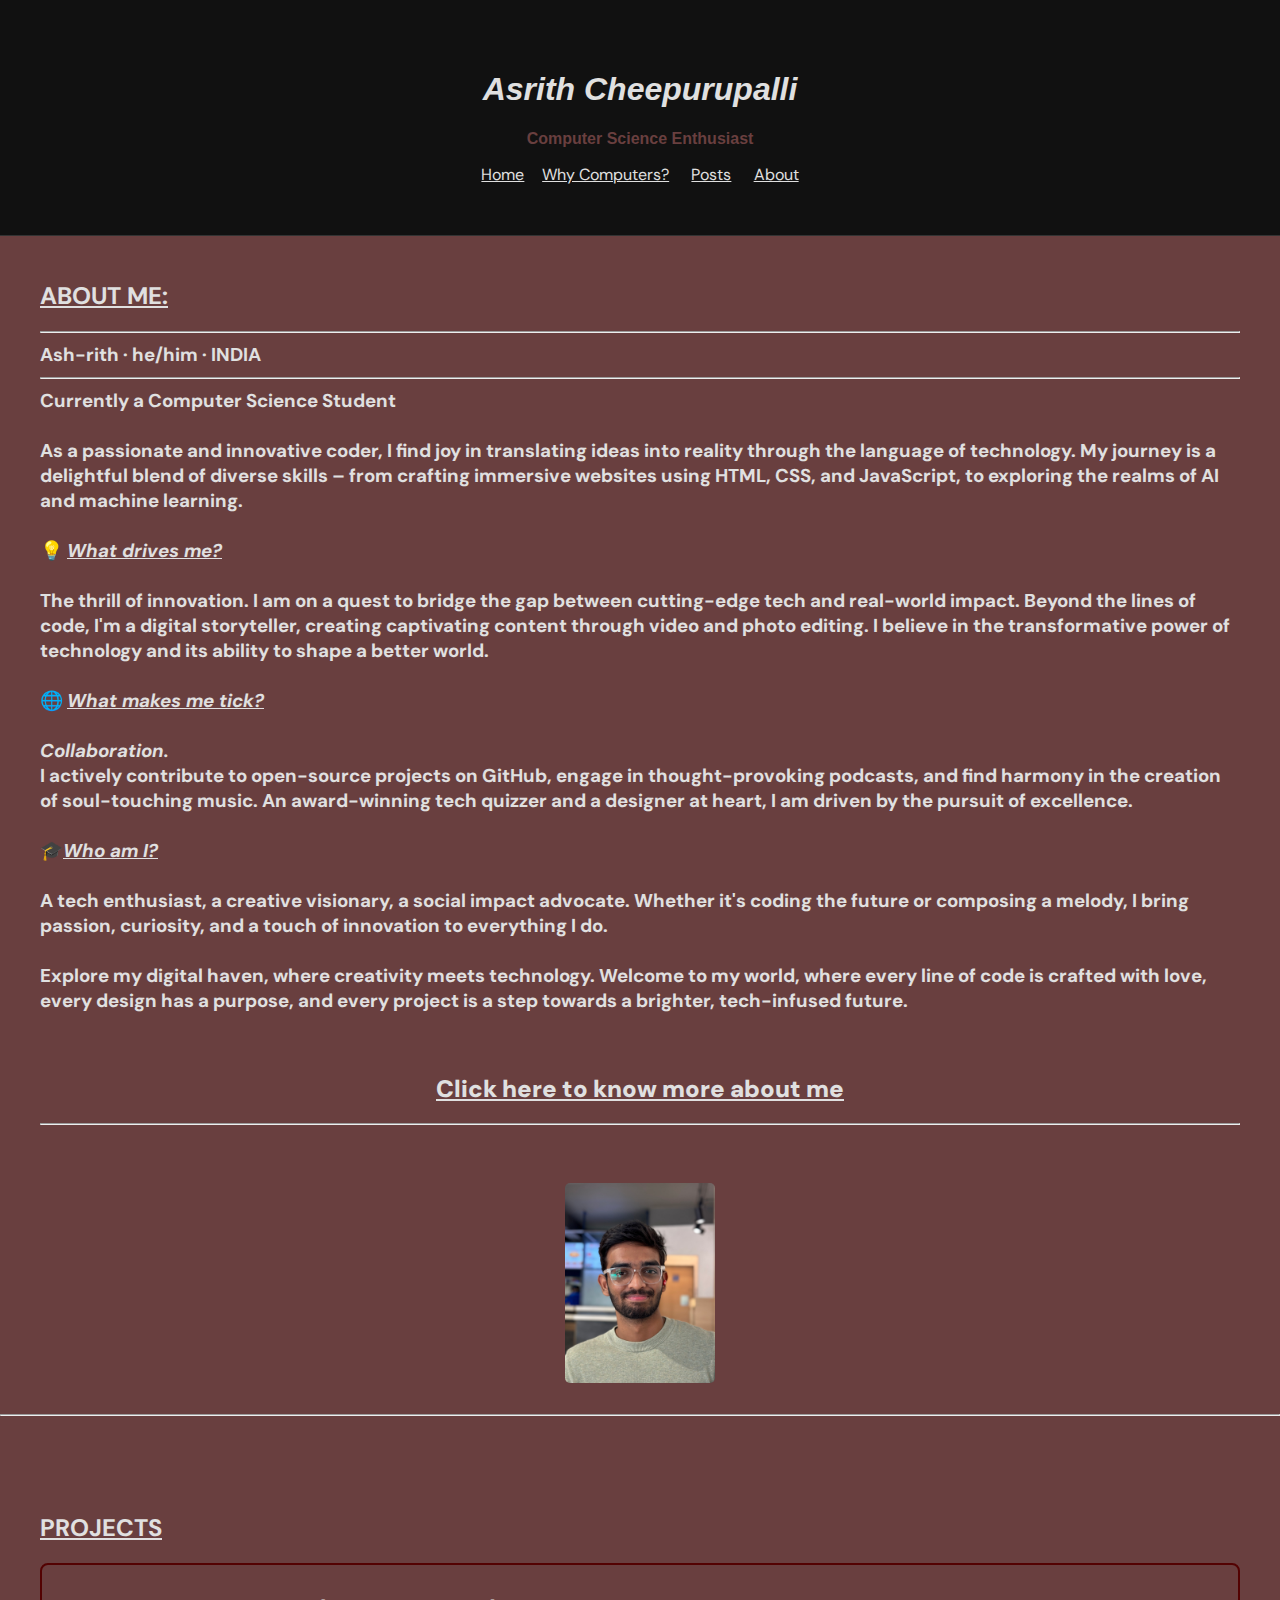
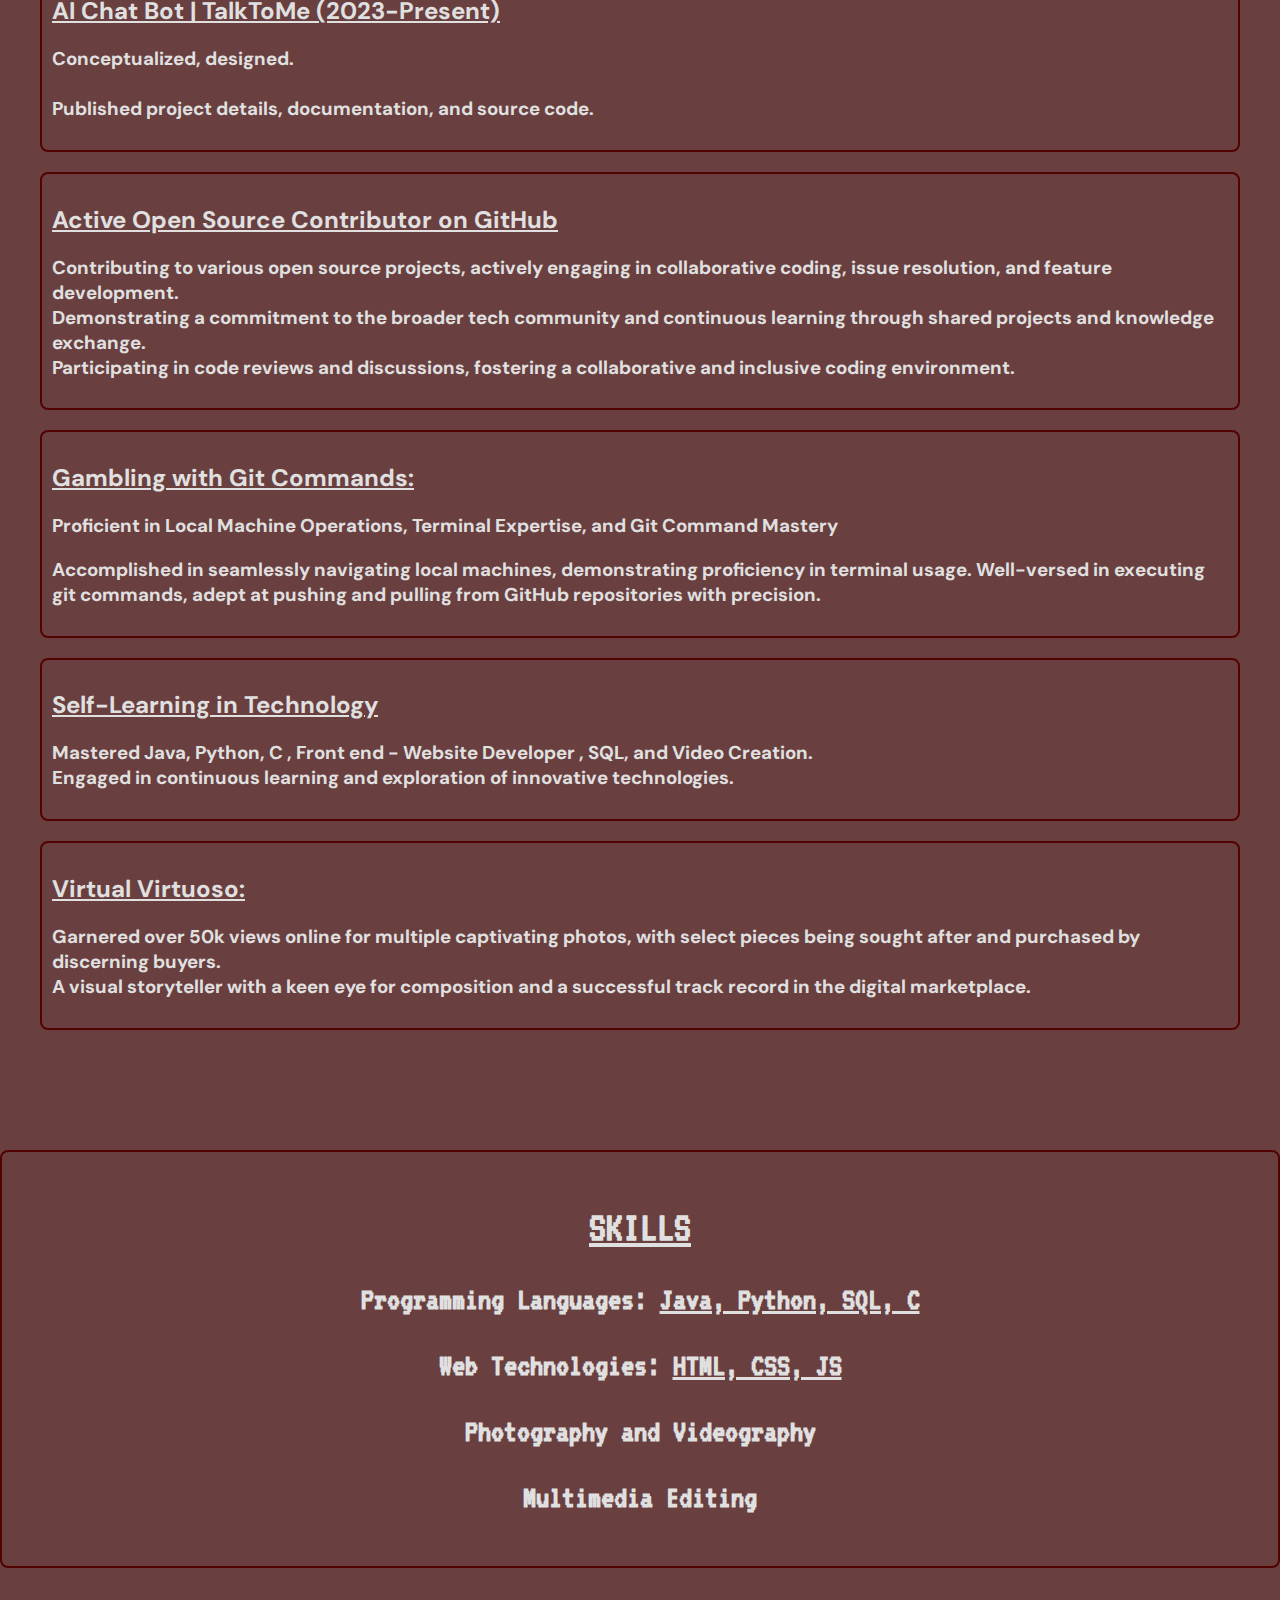
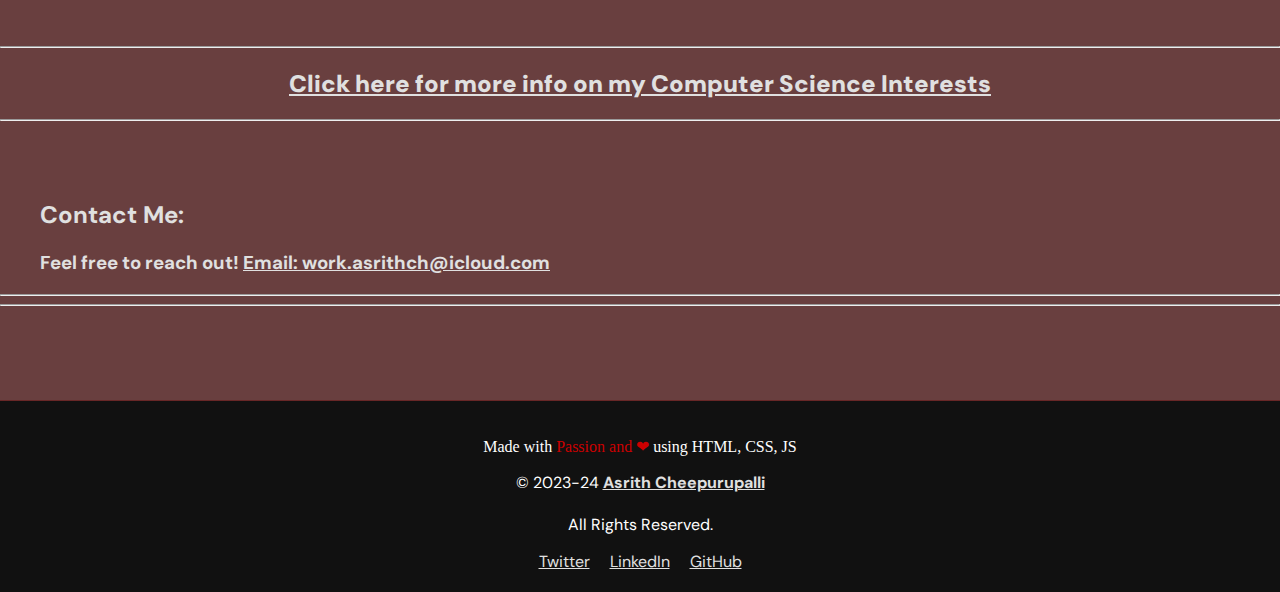
<file: index1.html>
<!DOCTYPE html>
<html lang="en">
<head>
    <meta charset="UTF-8">
    <meta name="author" content="Asrith Cheepurupalli"> 
    <meta name="keywords" content="Asrith Cheepurupalli, Asrith, Cheepurupalli, Asrith GitHub, asrithcheepurupalli, asrith cheepurupalli, Portfolio asrith cheepurupalli, asrithcheepurupalli me">
    <meta name="description" content="I am Asrith Cheepurupalli, a detail-oriented Student with strong-problem solving skills.">
    <link rel="canonical" href="https://asrithcheepurupalli.me">
    <meta property="og:title" content="Asrith Cheepurupalli | Computer Science Student | India ">
    <meta property="og:description" content="I am Asrith Cheepurupalli, a detail-oriented Student with strong-problem solving skills. I excel in website and app creation, coding in prime languages, and have developed several successful websites and apps. I've garnered over 100k internet views and sold captivating images. I've also composed and published my own mesmerizing music. ">
    <meta property="og:image" content="https://images.app.goo.gl/ijKyckFV8FSTfeGn9">
    <meta property="og:type" content="website" />
    <meta property="og:url" content="Portfolio ~ Asrith Cheepurupalli">
    <meta property="og:site_name" content="Asrith Cheepurupalli" />
    <meta name="viewport" content="width=device-width, initial-scale=1.0">

    <meta name="twitter:card" content="summary_large_image">
    <meta name="twitter:site" content="@imAsrithCH">
    <meta name="twitter:title" content="Asrith Cheepurupalli - Portfolio">
    <meta name="twitter:description" content="I am Asrith Cheepurupalli, a detail-oriented Student with strong-problem solving skills. I excel in website and app creation, coding in prime languages, and have developed several successful websites and apps. I've garnered over 100k internet views and sold captivating images. I've also composed and published my own mesmerizing music. ">
    <meta name="twitter:image" content="https://images.app.goo.gl/ijKyckFV8FSTfeGn9">
    <script src="https://platform.linkedin.com/badges/js/profile.js" async defer type="text/javascript"></script>
    <title>Asrith Cheepurupalli - Portfolio</title>
    <link rel="icon" href="icon.png" type="image/x-icon">
    <link rel="preconnect" href="https://fonts.googleapis.com">
<link rel="preconnect" href="https://fonts.gstatic.com" crossorigin>
<link href="https://fonts.googleapis.com/css2?family=DM+Sans:opsz,wght@9..40,600&display=swap" rel="stylesheet">
<link rel="preconnect" href="https://fonts.googleapis.com">
<link rel="preconnect" href="https://fonts.gstatic.com" crossorigin>
<link href="https://fonts.googleapis.com/css2?family=DM+Sans:ital,opsz,wght@0,9..40,600;1,9..40,1000&display=swap" rel="stylesheet">
<link rel="preconnect" href="https://fonts.googleapis.com">
<link rel="preconnect" href="https://fonts.gstatic.com" crossorigin>
<link href="https://fonts.googleapis.com/css2?family=VT323&display=swap" rel="stylesheet"> 
    <style>
        * {
            cursor: url('pixel-cursor.png') 0 0, auto; /* Default custom cursor */
        }
        body {
            background-color: #693f3f;
            color: #693f3f;
            font-family: 'Press Start 2P', cursive;
            margin: 0;
            padding: 0;
        }
    

        header {
            text-align: center;
            font-family: 'Roboto', sans-serif;
            padding: 50px 0;
            background-color: #111;
            border-bottom: 1px solid #333;
            position: fixed;
            width: 100%;
            z-index: 1000;
            transition: background-color 0.3s ease-in-out;
        }

        h1, h2 {
            color: #e0e0e0;
        }
        
        h3{
          color:#e0e0e0;
        }
         a {
    color: #410101; 
        }

        section {
            padding: 50px 0;
        }
        picture{
          text-align: center;
          padding: 50px 0;
        }

        .container {
            max-width: 1200px;
            margin: 0 auto;
            font-family: 'DM Sans', sans-serif;
        }
        .linkedin{
            max-width: 1200px;
            margin: 0 auto;
            text-align: center;
            align-items: right;
        }

        .project {
            margin-bottom: 20px;
            border: 2px solid #530202;
            padding: 10px;
            border-radius: 8px;
            transition: transform 0.3s ease-in-out;
            
        }
        .skills{
          font-family: 'VT323', monospace;
          margin-bottom: 20px;
            border: 2px solid #530202;
            padding: 20px;
            border-radius: 8px;
            transition: transform 0.3s ease-in-out;
            text-align: center;
            font-size: 175%;
        }
        .project:hover {
            transform: scale(1.05);
        }

        a{
            color: #e0e0e0;
            font-family: 'Roboto', sans-serif;
            font-family: 'DM Sans', sans-serif;
            cursor: url('link-cursor.png') 0 0, auto;
        }
        
        .cse_link{
          font-family: 'DM Sans', sans-serif;
          color: #111;
          border-radius: 5px;
          text-align: center;
          
        }
        hr{
            color:#682727
        }
        footer {
            background-color: #111;
            color: #fff;
            text-align: center;
            padding: 20px 0;
            border-top: 1px solid #682727;
            position: relative;
        }
        img{
    border-radius: 5px;
    padding: 0px;
}

        .infobody {
    font-family: Arial, sans-serif;
    margin: 0;
    padding: 0;
    display: flex;
    justify-content: center;
    align-items: center;
    height: 100vh;
    background-color: #f0f0f0;
    color:black;
    text-align: center;
}
.info-card h1{color: black;}

.image-container {
    position: relative;
    cursor: pointer;
    text-align: center;
}

.info-card {
    position: absolute;
    top: 100%;
    left: 50%;
    transform: translateX(-50%);
    background-color: rgba(255, 255, 255, 0.9);
    padding: 50px;
    border-radius: 8px;
    box-shadow: 0 0 10px rgba(0, 0, 0, 0.2);
    display: none;
    text-align: absolute;
}

.image-container:hover .info-card {
    display: block;

}

.info-card h2{
    margin-bottom: 5px;
    color: #693f3f;
}

.social-links {
    margin-top: 10px;
}

.social-links a {
    display: inline-block;
    margin-right: 10px;
    color: #333;
    text-decoration: none;
}

.social-links a:hover {
    color: #007bff;
}
.heart {
    color: rgb(204, 0, 0);
    transition: transform 0.3s ease-in-out;
}

.heart:hover {
    transform: scale(1.2); }

    </style>
</head>
<body>
    <header>
        <h1><i>Asrith Cheepurupalli</i></h1>
        <p><b>Computer Science Enthusiast</b></p>
        <a href="index.html"> Home</a> &nbsp;&nbsp;&nbsp;<a href="CSE.html">Why Computers?</a> &nbsp;&nbsp;&nbsp; <a href="myposts.html">Posts</a> &nbsp;&nbsp;&nbsp; <a href="about.html"> About </a>
    </header>

    <section>
        <div class="container">
            <br><br><br><br><br><br><br><br><br><br>
            <h2><a href="about.html"<u>ABOUT ME:</u></a></h2>
    

            <h3><hr>Ash-rith
·
he/him
·
INDIA
<br><hr>Currently a Computer Science Student<br><br>As a passionate and innovative coder, I find joy in translating ideas into reality through the language of technology. My journey is a delightful blend of diverse skills – from crafting immersive websites using HTML, CSS, and JavaScript, to exploring the realms of AI and machine learning. <br> <br>💡 <u><i>What drives me?</i></u><br> <br> The thrill of innovation. I am on a quest to bridge the gap between cutting-edge tech and real-world impact. Beyond the lines of code, I'm a digital storyteller, creating captivating content through video and photo editing. I believe in the transformative power of technology and its ability to shape a better world.
  <br> <br> 🌐 <u><i>What makes me tick?</i></u><br> <br> <i>Collaboration.</i><br> I actively contribute to open-source projects on GitHub, engage in thought-provoking podcasts, and find harmony in the creation of soul-touching music. An award-winning tech quizzer and a designer at heart, I am driven by the pursuit of excellence.
  <br> <br> 🎓<u><i>Who am I?</i></u><br> <br> A tech enthusiast, a creative visionary, a social impact advocate. Whether it's coding the future or composing a melody, I bring passion, curiosity, and a touch of innovation to everything I do.
<br><br>
Explore my digital haven, where creativity meets technology. Welcome to my world, where every line of code is crafted with love, every design has a purpose, and every project is a step towards a brighter, tech-infused future.
</h3>
            <br>
            <div  style="text-align: center;"
          <hr><a  href="about.html"> <h2><b>Click here to know more about me</b></h2></a> <hr>
      </div>
          </div>
    </section>
    
    <picture>
      <div>
        <a href="https://gravatar.com/asrithcheepurupalli" aria-label="View your Gravatar profile" target="_blank">
        
        <infobody>
            <div class="image-container"> 
                <img src="Profile.jpg" width="150" length="100" alt="Asrith Cheepurupalli">
                <div class="info-card">
                    <h1><i>Asrith Cheepurupalli</i></h1>
                    <h2><hr>Ash-rith
        ·
        he/him
        ·
        INDIA
        <br><hr>
                    </h2>
                    <div class="social-links">
                        <a href="https://github.com/asrithcheepurupalli" target="_blank">GitHub</a>
                        <a href="https://www.linkedin.com/in/asrithcheepurupalli/" target="_blank">LinkedIn</a>
                        <a href="https://instagram.com/asrithcheepurupalli" target="_blank">Instagram</a>
                        <a href="https://twitter.com/imAsrithCH" target="_blank">Twitter</a>
                        <a href="mailto:work.asrithch@icloud.com">Contact</a>
                    </div>
                </div>
            </div>
              <br>
            </picture>
            <hr>
        </a>
      </div>
      <br>
    </picture>
    <section>
        <div class="container">
            <h2><u>PROJECTS</u></h2>
            
            <div class="project">
                <h2><u>AI
Chat Bot | TalkToMe (2023-Present)</u></h2>
                <h3>Conceptualized, designed.<br><br>
Published project details, documentation, and source code.</h3>
            </div>
            <div class="project">
                <h2><u>Active Open Source Contributor on GitHub</u></h2>
                <h3><inser>Contributing to various open source projects, actively engaging in collaborative coding, issue
resolution, and feature development.<br>
Demonstrating a commitment to the broader tech community and continuous learning through
shared projects and knowledge exchange.<br>
Participating in code reviews and discussions, fostering a collaborative and inclusive coding environment.</inser></h3>
            </div>
            <div class="project">
                <h2><u>Gambling with Git Commands:</u></h2>
                
                <h3>Proficient in Local Machine Operations, Terminal Expertise, and Git Command Mastery</h3>
                <h3>Accomplished in seamlessly navigating local machines, demonstrating proficiency in terminal usage. Well-versed in executing git commands, adept at pushing and pulling from GitHub repositories with precision.</h3>
                
           </div>
           <div class="project">
                <h2><u>Self-Learning in Technology</u></h2>
                <h3>Mastered Java, Python,
C
, Front end - Website Developer , SQL, and Video
Creation.<br>
Engaged in continuous learning and exploration of innovative technologies.</h3>
            </div>
           <div class="project">
                <h2><u>Virtual Virtuoso:</u></h2>
                <h3>Garnered over 50k views online for multiple captivating photos, with select pieces being sought after and purchased by discerning buyers.<br> A visual storyteller with a keen eye for composition and a successful track record in the digital marketplace.</h3>
            </div>
    </section>

    <section>
        <div class="skills">
            <h2><u>SKILLS</u></h2>
            
                <h3>Programming Languages: <b><u>Java, Python, SQL, C</b></u></h3>
                <h3>Web Technologies: <b><u>HTML, CSS, JS</b></u></h3>
                <h3>Photography and Videography</h3>
                <h3>Multimedia Editing</h3>
            
        </div>
    </section>
    
    <hr>
      <div class="cse_link" style="text-align: center;"
          <hr><a  href="CSE.html"> <h2><b>Click here for more info on my Computer Science Interests</b></h2></a> <hr>
      </div>
   

    <section>
        <div class="container">
            <h2>Contact Me:</h2>
            <h3>Feel free to reach out! <a href="mailto:work.asrithch@icloud.com">Email: work.asrithch@icloud.com</a></h3>
        </div>
        <hr><hr><br><br>
        <div class="linkedin">
            <div class="badge-base LI-profile-badge" data-locale="en_US" data-size="large" data-theme="light" data-type="HORIZONTAL" data-vanity="asrithcheepurupalli" data-version="v1"><a class="badge-base__link LI-simple-link" href="https://in.linkedin.com/in/asrithcheepurupalli?trk=profile-badge"></a></div>
        </div>
    </section>
    

    <footer>
        <p>Made with <span class="heart">Passion and ❤</span> using HTML, CSS, JS</p>
            <div class="container">
                <p>&copy; 2023-24 <a href="https://gravatar.com/asrithcheepurupalli" aria-label="View your Gravatar profile" target="_blank"> <b>Asrith Cheepurupalli</b> </a> <br><br>All Rights Reserved.</p>
            </div>
            <div style="text-align: center;">
                <a href="https://www.twitter.com/imAsrithCH" target="_blank">Twitter</a> &nbsp;&nbsp;&nbsp;
                <a href="https://www.linkedin.com/in/asrithcheepurupalli/" target="_blank">LinkedIn</a> &nbsp;&nbsp;&nbsp;
                <a href="https://www.github.com/asrithcheepurupalli" target="_blank">GitHub</a>
            </div>
    </footer>
</body>
</html>
</file>
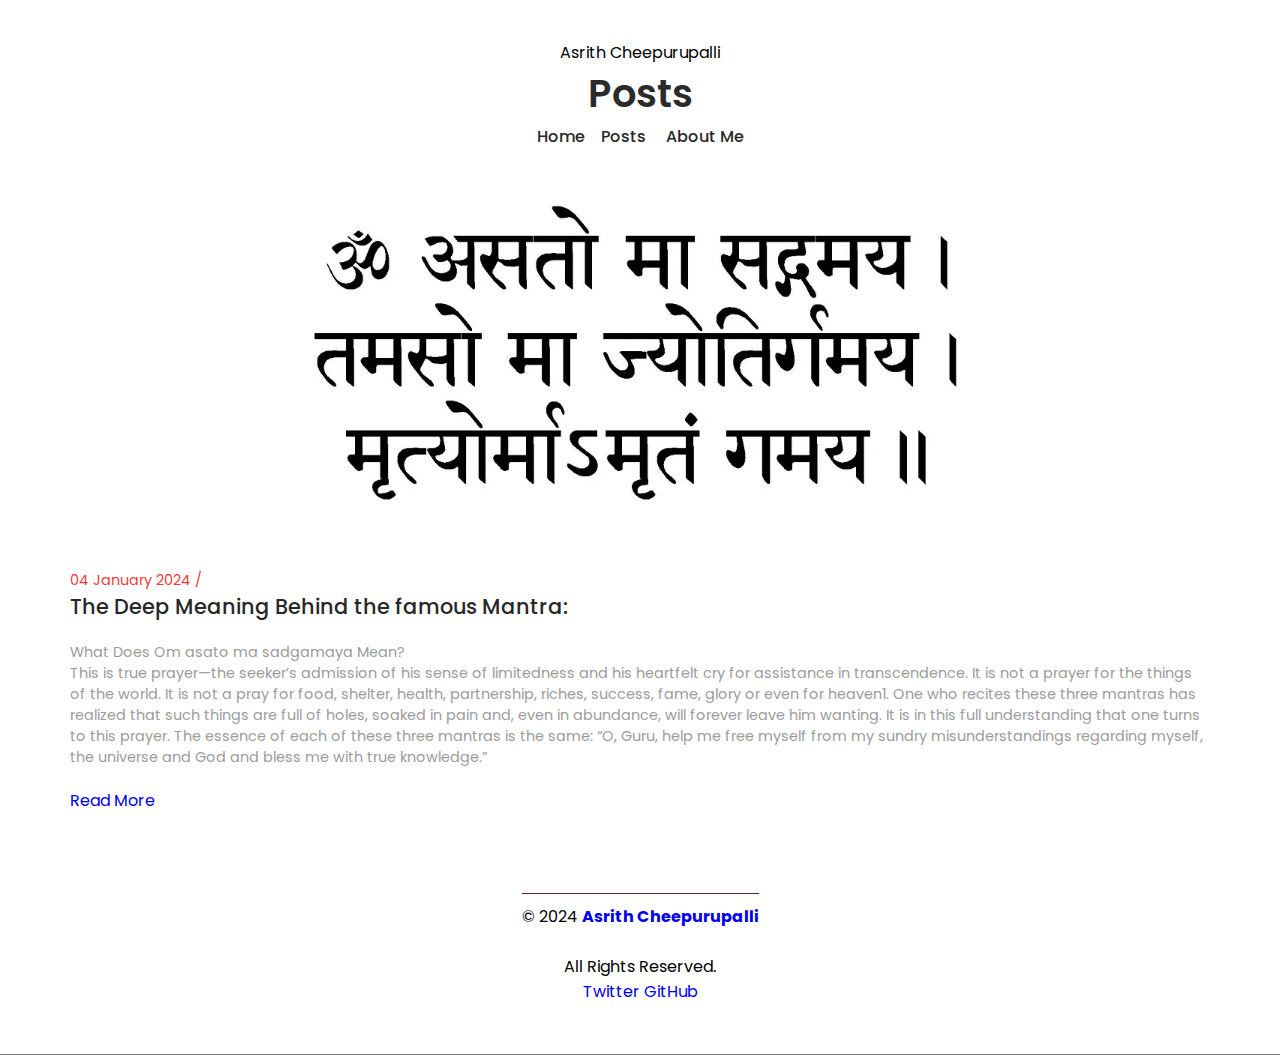
<file: myposts.html>
<!doctype html>
 <html>

 <head>
 <meta charset="utf-8">
 <meta name="viewport" content="width=device-width, intial-scale=1.0, maximum-scale=1.0, user-scalable=no">

<title> Posts| Asrith Cheepurupalli</title>

<link rel="shortcut icon" href="/Users/asrithcheepurupalli/Desktop/JustME-main/icon.png">
<link rel="preconnect" href="https://fonts.googleapis.com">
<link rel="preconnect" href="https://fonts.gstatic.com" crossorigin>
<link href="https://fonts.googleapis.com/css2?family=Poppins:ital,wght@0,100;0,200;0,300;0,400;0,500;0,600;0,700;0,800;0,900;1,100;1,200;1,300;1,400;1,500;1,600;1,700;1,800;1,900&display=swap" rel="stylesheet">

<style>
*{
	margin: 0px;
	padding: 0px;
	font-family: 'Poppins', sans-serif;
	box-sizing: border-box;
  }

a{
	text-decoration: none;
}

ul{
	list-style: none;
  }

body{
	margin: 0px;
	padding: 0px;
	font-family: poppins;
	}
footer {
            
            color: black;
            text-align: center;
            padding: 10px 0;
            border-top: 1px solid #682727;
        }

#blog{
display: flex;
justify-content: center;
align-items: center;
flex-direction: column;
padding: 40px;
border-bottom: 1px solid rgba(0,0,0,0.5);

	.blog-heading {
		display: flex;
		justify-content: center;
		align-items: center;
		flex-direction: column;
			}
    
    .header{
    	padding: 2px;
    	font-size: 1rem;
	    font-weight: 500;
	    
     	color: #272727;
     }
     .header a{
     	color: #272727;
     }
     .header a:hover{
	color: #f33c3c;
	transition: all ease 0.3s;
	}


	.blog-heading span:hover{
	color: #f33c3c;
	transition: all ease 0.3s;
	}


	.blog-heading h3{
	font-size: 2.4rem;
	color: #2b2b2b;
	font-weight: 600}

	.blog-container {
	display: flex;
	justify-content: center;
	align-items:center;
	margin: 20px 0px;
	flex-wrap: wrap;
	}

	.blog-box{
	width: 350px;
	background-color: #ffffff;
	border: 1px solid #ececec;
	margin: 20px;
	}

	.blog-img{
	width: 75%;
	height: auto;
	}

	.blog-img img{
	width:100%;
	height: 100%;
	object-fit: cover;
	object-position: center;
	}

	.blog-text{
	padding: 30px;
	display: flex;
	flex-direction: column;
	}
	
	.blog-text span
	{
	color: #f33c3c;
	font-size: 0.9rem;
	}

	.blog-text .blog-title{
	font-size: 1.3rem;
	font-weight: 500;
	color: #272727;
	}

	.blog-text .blog-title:hover{
	color: #f33c3c;
	transition: all ease 0.3s;
	}

	.blog-text p{
	color:#9b9b9b;
	font-size: 0.9rem;
	display: -webkit-box;
	-webkit-line-clamp: 15;
	-webkit-box-orient: vertical;
	overflow: hidden;
	text-overflow: ellipsis;
	margin: 20px 0px;


	.blog-text a{
	color: #0f0f0f;
	}

	.blog-text a:hover{
	color: #f33c3c;
	transition: all ease 0.3s;
	}

	@media(max-width: 1250px)
	{
	.blog-box{
 	width: 300px;
			 }
	}		 

	@media(max-width:1100px){
	.blog-box{
 	width: 300px;
			 }
   }

	@media(max-width:550px){
	.blog-box{
	margin: 20px 10px;
	width: 100%;
	}
	.container {
            max-width: 1200px;
            margin: 0 auto;
            font-family: 'DM Sans', sans-serif;
        }
    .container a{
    	color: #f33c3c; ;
    }
    #blog{
    	padding: 20px;
    }

}
</style>


<body>

	<section id="blog">
    <div class="blog-heading">
	<span>Asrith Cheepurupalli</span>
	<h3> Posts</h3>
	<div class="header">
	<a href="index1.html"> Home</a> &nbsp;&nbsp;&nbsp;<a href="myposts.html">Posts</a> &nbsp;&nbsp;&nbsp;<a href="about.html"> About Me</a></div>
    
	</div>
     <br>
	<div class="blog-container">
		<div class="blog-img">
	<img src="AstoMa-Mantra.webp" alt="Blog" ></div>

	</div>	

		<div class="blog-text">
		<span>04 January 2024 /</span>
		<a href="post1.html" class="blog-title">The Deep Meaning Behind the famous Mantra:</a>
		<p>What Does Om asato ma sadgamaya Mean?<br>
		This is true prayer—the seeker’s admission of his sense of limitedness and his heartfelt cry for assistance in transcendence. It is not a prayer for the things of the world. It is not a pray for food, shelter, health, partnership, riches, success, fame, glory or even for heaven1. One who recites these three mantras has realized that such things are full of holes, soaked in pain and, even in abundance, will forever leave him wanting. It is in this full understanding that one turns to this prayer. The essence of each of these three mantras is the same: “O, Guru, help me free myself from my sundry misunderstandings regarding myself, the universe and God and bless me with true knowledge.”</p>
		<a href="post1.html">Read More</a>
	</div>
	<br><br>
	
 <footer>
            <div class="container">
                <p>&copy; 2024 <a href="https://gravatar.com/asrithcheepurupalli" aria-label="View your Gravatar profile" target="_blank"> <b>Asrith Cheepurupalli</b> </a> <br><br>All Rights Reserved.</p>
            </div>
            <div style="text-align: center;">
                <a href="https://www.twitter.com/imAsrithCH" target="_blank">Twitter</a>
                <a href="https://www.github.com/asrithcheepurupalli" target="_blank">GitHub</a>
            </div>
    </footer>
	
	</section>


</body>

</html>
</file>
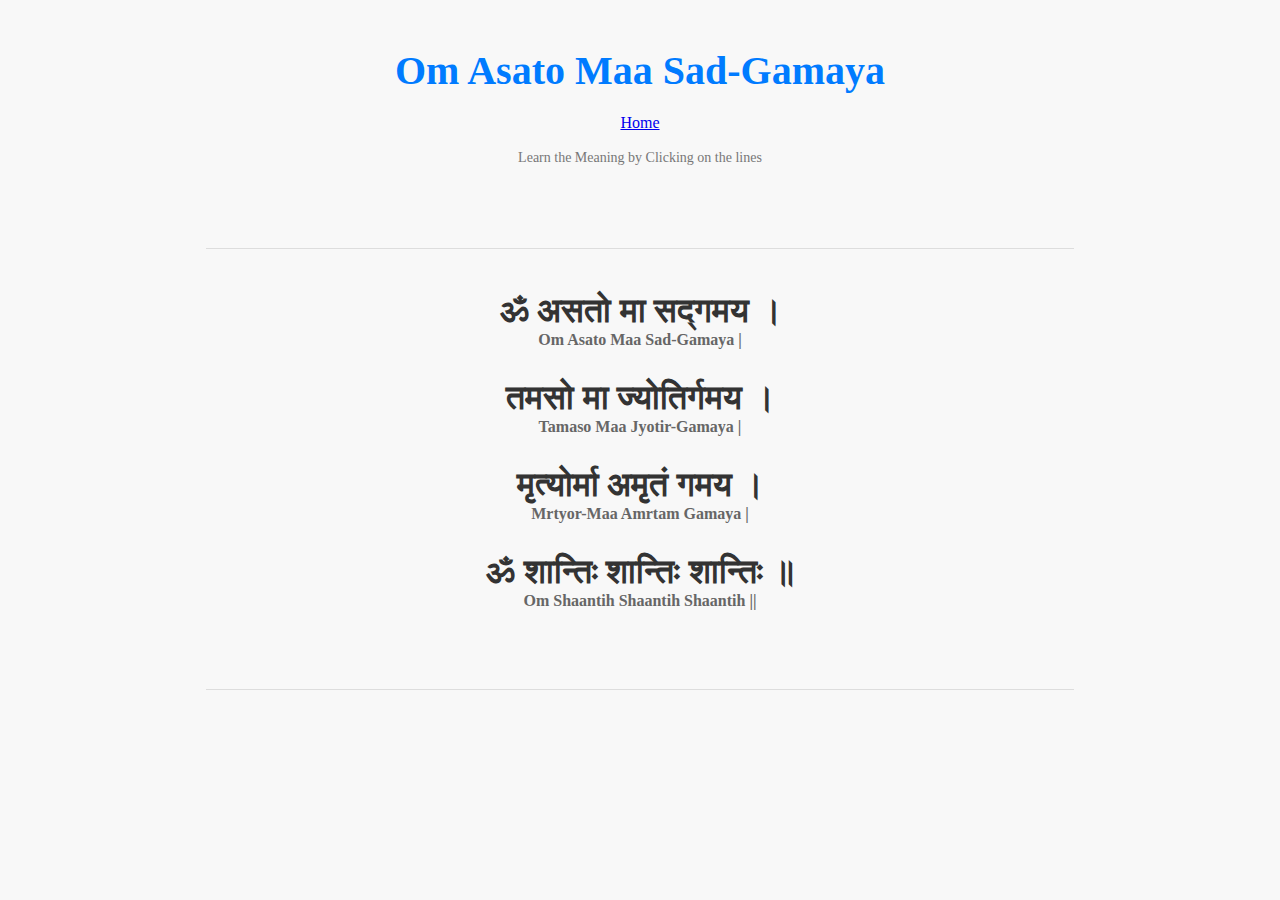
<file: post1.html>
<!DOCTYPE html>
<html lang="en">

<head>
    <meta charset="UTF-8">
    <meta name="keywords" content="Asrith Cheepurupalli,Asrith,Asrith GitHub,asrithcheepurupalli,asrith cheepurupalli">
    <meta name="description" content="The Deep Meaning Behind the famous Mantra:">
    <link rel="canonical" href="https://asrithcheepurupalli.me">
    <meta property="og:title" content="Om Asato Maa Sad-Gamaya | Asrith Cheepurupalli | India ">
    <meta property="og:description" content="The Deep Meaning Behind the famous Mantra:
What Does Om asato ma sadgamaya Mean?
This is true prayer—the seeker’s admission of his sense of limitedness and his heartfelt cry for assistance in transcendence. It is not a prayer for the things of the world. It is not a pray for food, shelter, health, partnership, riches, success, fame, glory or even for heaven1. One who recites these three mantras has realized that such things are full of holes, soaked in pain and, even in abundance, will forever leave him wanting. It is in this full understanding that one turns to this prayer. The essence of each of these three mantras is the same: “O, Guru, help me free myself from my sundry misunderstandings regarding myself, the universe and God and bless me with true knowledge.”>
    <meta name="viewport" content="width=device-width, initial-scale=1.0">
    <link rel="preconnect" href="https://fonts.gstatic.com" crossorigin>
<link href="https://fonts.googleapis.com/css2?family=DM+Sans:opsz,wght@9..40,600&display=swap" rel="stylesheet">

    <title>Om Asato Maa Sad-Gamaya</title>
    <style>
        body {
            font-family: 'Georgia', serif;
            text-align: center;
            margin: 20px;
            background-color: #f8f8f8;
            color: #333;
        }

        h1 {

            font-size: 40px;
            color: #007BFF;
            margin-bottom: 20px;
        }

        .mantra-container {
            display: flex;
            flex-direction: column;
            align-items: center;
        }

        .mantra-line {
            cursor: pointer;
            margin: 15px;
            font-size: 34px;
            font-weight: bold;
            color: #333;
            transition: color 0.3s ease-in-out;
        }

        .mantra-line:hover {
            color: #007BFF;
        }

        .translation-line {
            font-size: 16px;
            color: #666;
        }

        .meaning {
            font-style: italic;
            font-weight: bold;
            font-size: 20px;
            color: #555;
            margin-top: 15px;
            margin-bottom: 15px;
            display: none;
            opacity: 0;
            transition: opacity 0.5s ease-in-out;
        }

        .decorative-line {
            border-top: 1px solid #ddd;
            margin: 10px 0;
        }

        .click-message {
            font-size: 14px;
            color: #777;
            margin-top: 0px;
            padding: 0px 0;
            position: relative;
        }

        .before-line,
        .after-line {
            content: "";
            display: block;
            border-top: 1px solid #ddd;
            width: 70%;
            margin: 10px auto;
        }
    </style>
</head>

<body>
    <div class="mantra-container">
        <h1>Om Asato Maa Sad-Gamaya</h1>
        <a href="index.html"> Home </a>  <br>
        <div class="click-message">Learn the Meaning by Clicking on the lines</div>
        <br><br><br><br>
        <div class="after-line"></div> <br>
        <div class="mantra-line" onclick="showMeaning('line1')">ॐ असतो मा सद्गमय ।
        <div class="translation-line">Om Asato Maa Sad-Gamaya |</div>
    </div>
        
        <div class="meaning" id="line1">Meaning: Om, (O Lord) From the Phenomenal World of Unreality, make me go (i.e. Lead me) towards the Reality of Eternal Self</div>

        <div class="mantra-line" onclick="showMeaning('line2')">तमसो मा ज्योतिर्गमय ।
        <div class="translation-line">Tamaso Maa Jyotir-Gamaya |</div>
    </div>
        
        <div class="meaning" id="line2">Meaning: From the Darkness of Ignorance, make me go (i.e. Lead me) towards the Light of Spiritual Knowledge</div>

        <div class="mantra-line" onclick="showMeaning('line3')">मृत्योर्मा अमृतं गमय ।
        <div class="translation-line">Mrtyor-Maa Amrtam Gamaya |</div>
    </div>
       
        <div class="meaning" id="line3">Meaning: From the World of Mortality of Material Attachment, make me go (i.e. Lead me) towards the World of Immortality of Self-Realization</div>

        <div class="mantra-line" onclick="showMeaning('line4')">ॐ शान्तिः शान्तिः शान्तिः ॥
        <div class="translation-line">Om Shaantih Shaantih Shaantih ||</div>
    </div>
        <div class="meaning" id="line4">Meaning: Om, Peace, Peace, Peace.</div>
    </div>
    <br><br><br>
    <div class="after-line"></div>

    <script>
        function showMeaning(lineId) {
            const meaningElement = document.getElementById(lineId);
            if (meaningElement.style.display === 'none' || meaningElement.style.display === '') {
                meaningElement.style.display = 'block';
                setTimeout(() => {
                    meaningElement.style.opacity = '1';
                }, 50);
            } else {
                meaningElement.style.opacity = '0';
                setTimeout(() => {
                    meaningElement.style.display = 'none';
                }, 500);
            }
        }
    </script>
</body>

</html>
</file>
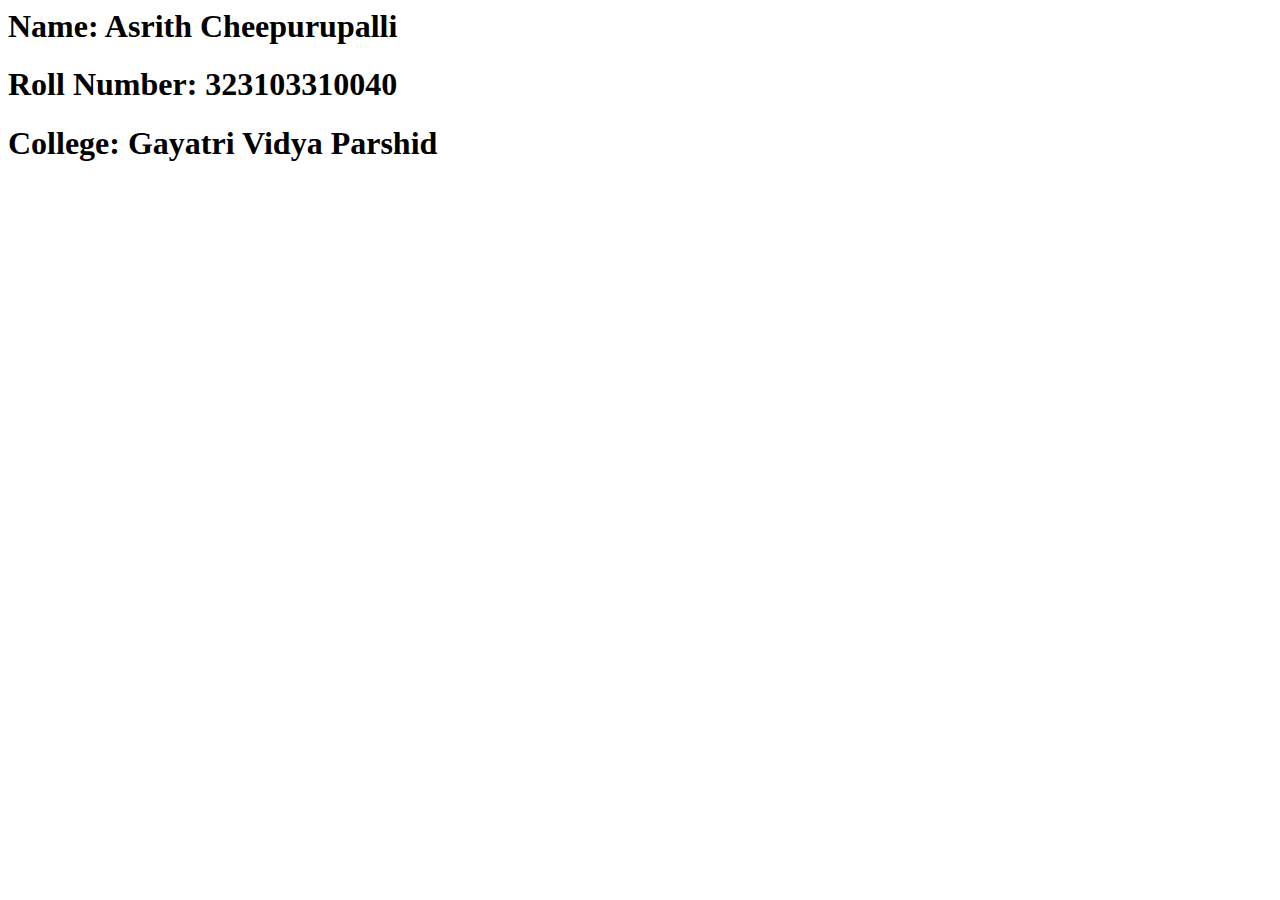
<file: sample.html>
<html> 
<head>
    <title>Asrith Cheepurupalli - Portfolio</title>
</head>

<body>
    <header>
        <h1> Name: Asrith Cheepurupalli </h1>
        <h1> Roll Number: 323103310040 </h1>
        <h1> College: Gayatri Vidya Parshid </h1><br>
    </header>
</body>
</html>
</file>
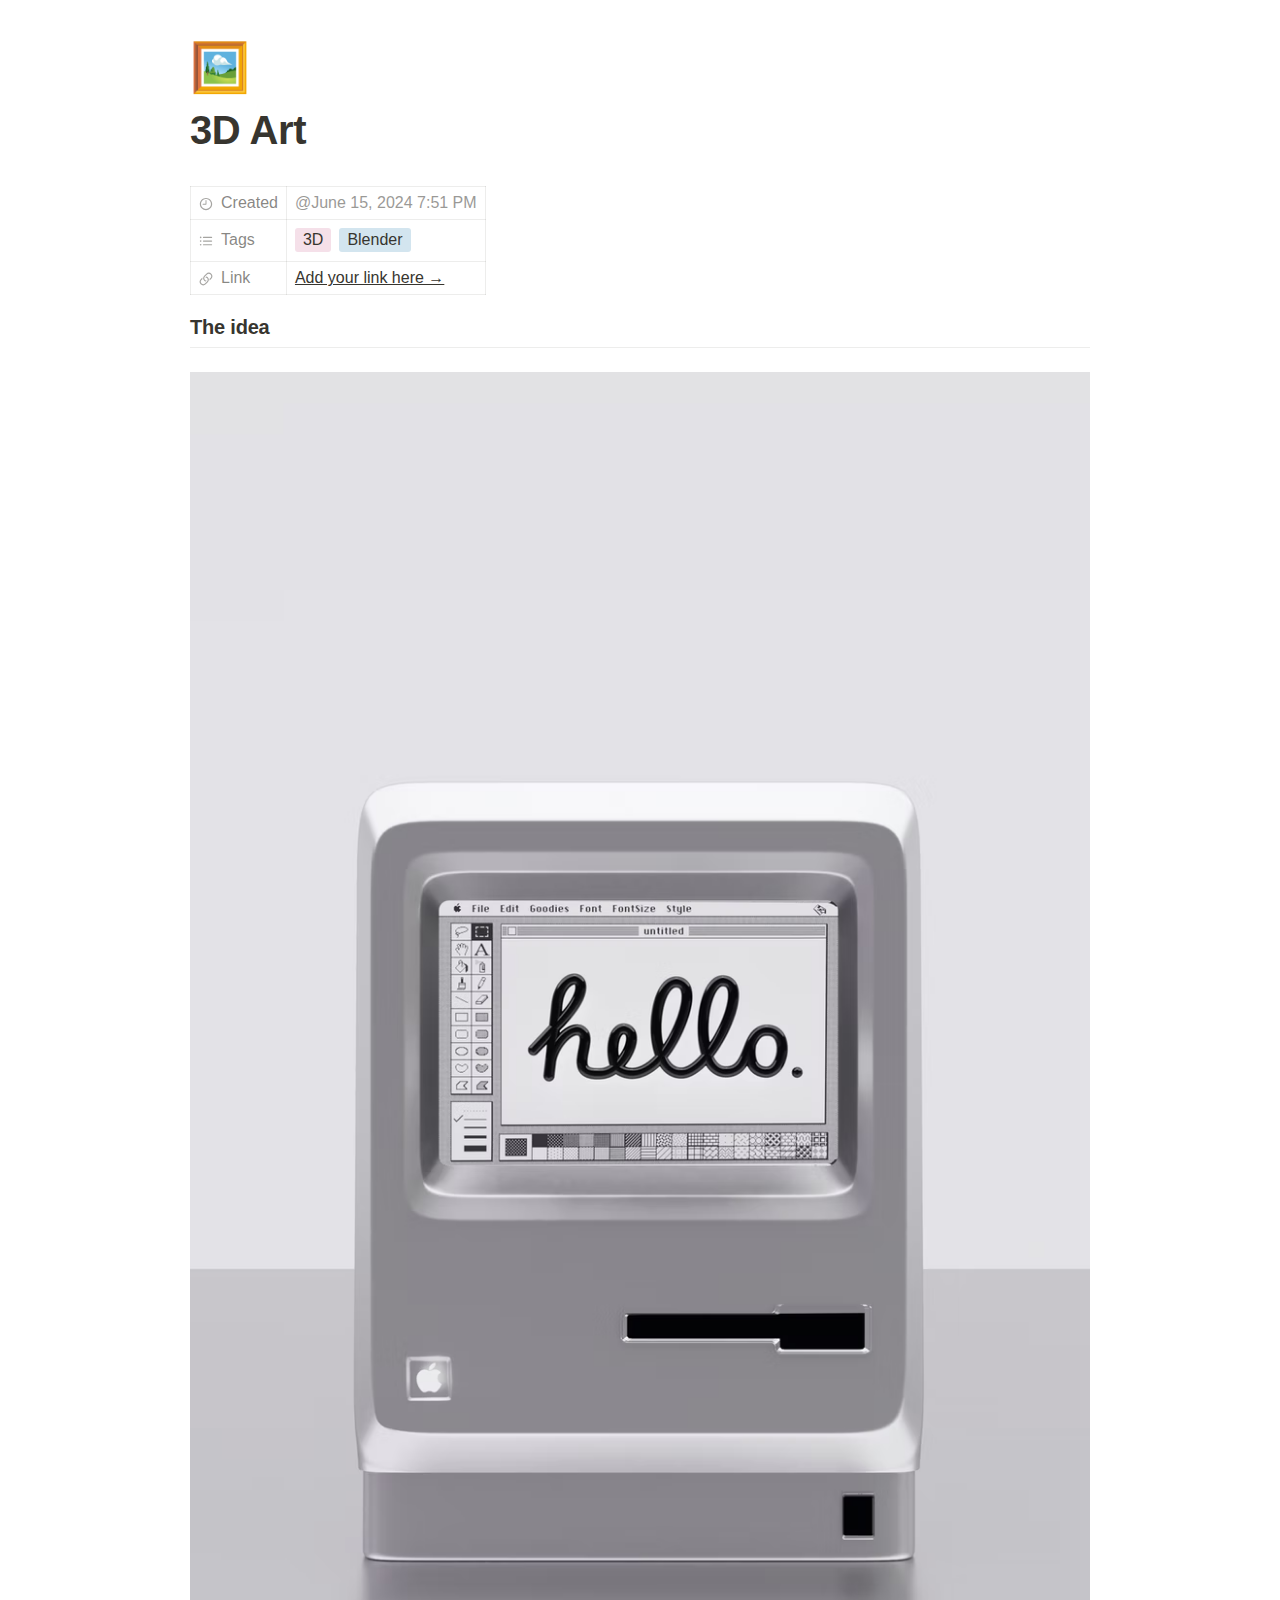
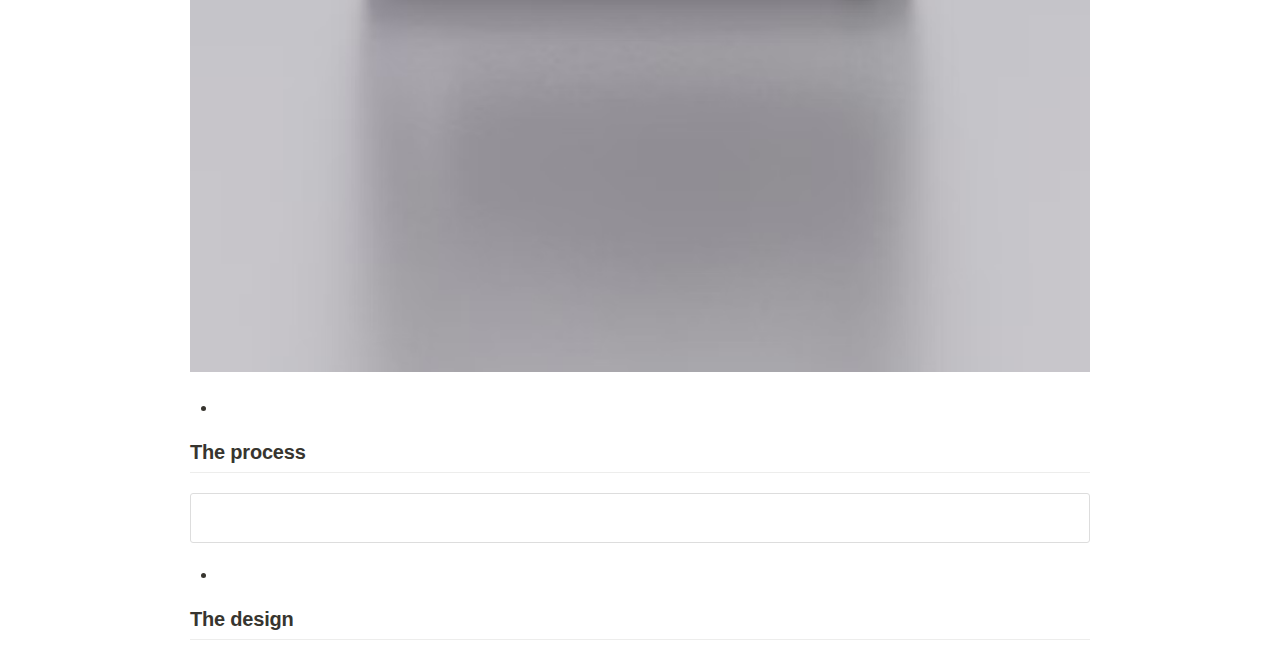
<file: Design Portfolio c3b769e0120940f49aaa64b50967e3e6/My projects ecc4bc5a1f8a43be92d068f37b1cdd63/3D Art 52804cf1dd5d4844a174d759d5c6cc7b.html>
<html><head><meta http-equiv="Content-Type" content="text/html; charset=utf-8"/><title>3D Art</title><style>
/* cspell:disable-file */
/* webkit printing magic: print all background colors */
html {
	-webkit-print-color-adjust: exact;
}
* {
	box-sizing: border-box;
	-webkit-print-color-adjust: exact;
}

html,
body {
	margin: 0;
	padding: 0;
}
@media only screen {
	body {
		margin: 2em auto;
		max-width: 900px;
		color: rgb(55, 53, 47);
	}
}

body {
	line-height: 1.5;
	white-space: pre-wrap;
}

a,
a.visited {
	color: inherit;
	text-decoration: underline;
}

.pdf-relative-link-path {
	font-size: 80%;
	color: #444;
}

h1,
h2,
h3 {
	letter-spacing: -0.01em;
	line-height: 1.2;
	font-weight: 600;
	margin-bottom: 0;
}

.page-title {
	font-size: 2.5rem;
	font-weight: 700;
	margin-top: 0;
	margin-bottom: 0.75em;
}

h1 {
	font-size: 1.875rem;
	margin-top: 1.875rem;
}

h2 {
	font-size: 1.5rem;
	margin-top: 1.5rem;
}

h3 {
	font-size: 1.25rem;
	margin-top: 1.25rem;
}

.source {
	border: 1px solid #ddd;
	border-radius: 3px;
	padding: 1.5em;
	word-break: break-all;
}

.callout {
	border-radius: 3px;
	padding: 1rem;
}

figure {
	margin: 1.25em 0;
	page-break-inside: avoid;
}

figcaption {
	opacity: 0.5;
	font-size: 85%;
	margin-top: 0.5em;
}

mark {
	background-color: transparent;
}

.indented {
	padding-left: 1.5em;
}

hr {
	background: transparent;
	display: block;
	width: 100%;
	height: 1px;
	visibility: visible;
	border: none;
	border-bottom: 1px solid rgba(55, 53, 47, 0.09);
}

img {
	max-width: 100%;
}

@media only print {
	img {
		max-height: 100vh;
		object-fit: contain;
	}
}

@page {
	margin: 1in;
}

.collection-content {
	font-size: 0.875rem;
}

.column-list {
	display: flex;
	justify-content: space-between;
}

.column {
	padding: 0 1em;
}

.column:first-child {
	padding-left: 0;
}

.column:last-child {
	padding-right: 0;
}

.table_of_contents-item {
	display: block;
	font-size: 0.875rem;
	line-height: 1.3;
	padding: 0.125rem;
}

.table_of_contents-indent-1 {
	margin-left: 1.5rem;
}

.table_of_contents-indent-2 {
	margin-left: 3rem;
}

.table_of_contents-indent-3 {
	margin-left: 4.5rem;
}

.table_of_contents-link {
	text-decoration: none;
	opacity: 0.7;
	border-bottom: 1px solid rgba(55, 53, 47, 0.18);
}

table,
th,
td {
	border: 1px solid rgba(55, 53, 47, 0.09);
	border-collapse: collapse;
}

table {
	border-left: none;
	border-right: none;
}

th,
td {
	font-weight: normal;
	padding: 0.25em 0.5em;
	line-height: 1.5;
	min-height: 1.5em;
	text-align: left;
}

th {
	color: rgba(55, 53, 47, 0.6);
}

ol,
ul {
	margin: 0;
	margin-block-start: 0.6em;
	margin-block-end: 0.6em;
}

li > ol:first-child,
li > ul:first-child {
	margin-block-start: 0.6em;
}

ul > li {
	list-style: disc;
}

ul.to-do-list {
	padding-inline-start: 0;
}

ul.to-do-list > li {
	list-style: none;
}

.to-do-children-checked {
	text-decoration: line-through;
	opacity: 0.375;
}

ul.toggle > li {
	list-style: none;
}

ul {
	padding-inline-start: 1.7em;
}

ul > li {
	padding-left: 0.1em;
}

ol {
	padding-inline-start: 1.6em;
}

ol > li {
	padding-left: 0.2em;
}

.mono ol {
	padding-inline-start: 2em;
}

.mono ol > li {
	text-indent: -0.4em;
}

.toggle {
	padding-inline-start: 0em;
	list-style-type: none;
}

/* Indent toggle children */
.toggle > li > details {
	padding-left: 1.7em;
}

.toggle > li > details > summary {
	margin-left: -1.1em;
}

.selected-value {
	display: inline-block;
	padding: 0 0.5em;
	background: rgba(206, 205, 202, 0.5);
	border-radius: 3px;
	margin-right: 0.5em;
	margin-top: 0.3em;
	margin-bottom: 0.3em;
	white-space: nowrap;
}

.collection-title {
	display: inline-block;
	margin-right: 1em;
}

.page-description {
    margin-bottom: 2em;
}

.simple-table {
	margin-top: 1em;
	font-size: 0.875rem;
	empty-cells: show;
}
.simple-table td {
	height: 29px;
	min-width: 120px;
}

.simple-table th {
	height: 29px;
	min-width: 120px;
}

.simple-table-header-color {
	background: rgb(247, 246, 243);
	color: black;
}
.simple-table-header {
	font-weight: 500;
}

time {
	opacity: 0.5;
}

.icon {
	display: inline-block;
	max-width: 1.2em;
	max-height: 1.2em;
	text-decoration: none;
	vertical-align: text-bottom;
	margin-right: 0.5em;
}

img.icon {
	border-radius: 3px;
}

.user-icon {
	width: 1.5em;
	height: 1.5em;
	border-radius: 100%;
	margin-right: 0.5rem;
}

.user-icon-inner {
	font-size: 0.8em;
}

.text-icon {
	border: 1px solid #000;
	text-align: center;
}

.page-cover-image {
	display: block;
	object-fit: cover;
	width: 100%;
	max-height: 30vh;
}

.page-header-icon {
	font-size: 3rem;
	margin-bottom: 1rem;
}

.page-header-icon-with-cover {
	margin-top: -0.72em;
	margin-left: 0.07em;
}

.page-header-icon img {
	border-radius: 3px;
}

.link-to-page {
	margin: 1em 0;
	padding: 0;
	border: none;
	font-weight: 500;
}

p > .user {
	opacity: 0.5;
}

td > .user,
td > time {
	white-space: nowrap;
}

input[type="checkbox"] {
	transform: scale(1.5);
	margin-right: 0.6em;
	vertical-align: middle;
}

p {
	margin-top: 0.5em;
	margin-bottom: 0.5em;
}

.image {
	border: none;
	margin: 1.5em 0;
	padding: 0;
	border-radius: 0;
	text-align: center;
}

.code,
code {
	background: rgba(135, 131, 120, 0.15);
	border-radius: 3px;
	padding: 0.2em 0.4em;
	border-radius: 3px;
	font-size: 85%;
	tab-size: 2;
}

code {
	color: #eb5757;
}

.code {
	padding: 1.5em 1em;
}

.code-wrap {
	white-space: pre-wrap;
	word-break: break-all;
}

.code > code {
	background: none;
	padding: 0;
	font-size: 100%;
	color: inherit;
}

blockquote {
	font-size: 1.25em;
	margin: 1em 0;
	padding-left: 1em;
	border-left: 3px solid rgb(55, 53, 47);
}

.bookmark {
	text-decoration: none;
	max-height: 8em;
	padding: 0;
	display: flex;
	width: 100%;
	align-items: stretch;
}

.bookmark-title {
	font-size: 0.85em;
	overflow: hidden;
	text-overflow: ellipsis;
	height: 1.75em;
	white-space: nowrap;
}

.bookmark-text {
	display: flex;
	flex-direction: column;
}

.bookmark-info {
	flex: 4 1 180px;
	padding: 12px 14px 14px;
	display: flex;
	flex-direction: column;
	justify-content: space-between;
}

.bookmark-image {
	width: 33%;
	flex: 1 1 180px;
	display: block;
	position: relative;
	object-fit: cover;
	border-radius: 1px;
}

.bookmark-description {
	color: rgba(55, 53, 47, 0.6);
	font-size: 0.75em;
	overflow: hidden;
	max-height: 4.5em;
	word-break: break-word;
}

.bookmark-href {
	font-size: 0.75em;
	margin-top: 0.25em;
}

.sans { font-family: ui-sans-serif, -apple-system, BlinkMacSystemFont, "Segoe UI Variable Display", "Segoe UI", Helvetica, "Apple Color Emoji", Arial, sans-serif, "Segoe UI Emoji", "Segoe UI Symbol"; }
.code { font-family: "SFMono-Regular", Menlo, Consolas, "PT Mono", "Liberation Mono", Courier, monospace; }
.serif { font-family: Lyon-Text, Georgia, ui-serif, serif; }
.mono { font-family: iawriter-mono, Nitti, Menlo, Courier, monospace; }
.pdf .sans { font-family: Inter, ui-sans-serif, -apple-system, BlinkMacSystemFont, "Segoe UI Variable Display", "Segoe UI", Helvetica, "Apple Color Emoji", Arial, sans-serif, "Segoe UI Emoji", "Segoe UI Symbol", 'Twemoji', 'Noto Color Emoji', 'Noto Sans CJK JP'; }
.pdf:lang(zh-CN) .sans { font-family: Inter, ui-sans-serif, -apple-system, BlinkMacSystemFont, "Segoe UI Variable Display", "Segoe UI", Helvetica, "Apple Color Emoji", Arial, sans-serif, "Segoe UI Emoji", "Segoe UI Symbol", 'Twemoji', 'Noto Color Emoji', 'Noto Sans CJK SC'; }
.pdf:lang(zh-TW) .sans { font-family: Inter, ui-sans-serif, -apple-system, BlinkMacSystemFont, "Segoe UI Variable Display", "Segoe UI", Helvetica, "Apple Color Emoji", Arial, sans-serif, "Segoe UI Emoji", "Segoe UI Symbol", 'Twemoji', 'Noto Color Emoji', 'Noto Sans CJK TC'; }
.pdf:lang(ko-KR) .sans { font-family: Inter, ui-sans-serif, -apple-system, BlinkMacSystemFont, "Segoe UI Variable Display", "Segoe UI", Helvetica, "Apple Color Emoji", Arial, sans-serif, "Segoe UI Emoji", "Segoe UI Symbol", 'Twemoji', 'Noto Color Emoji', 'Noto Sans CJK KR'; }
.pdf .code { font-family: Source Code Pro, "SFMono-Regular", Menlo, Consolas, "PT Mono", "Liberation Mono", Courier, monospace, 'Twemoji', 'Noto Color Emoji', 'Noto Sans Mono CJK JP'; }
.pdf:lang(zh-CN) .code { font-family: Source Code Pro, "SFMono-Regular", Menlo, Consolas, "PT Mono", "Liberation Mono", Courier, monospace, 'Twemoji', 'Noto Color Emoji', 'Noto Sans Mono CJK SC'; }
.pdf:lang(zh-TW) .code { font-family: Source Code Pro, "SFMono-Regular", Menlo, Consolas, "PT Mono", "Liberation Mono", Courier, monospace, 'Twemoji', 'Noto Color Emoji', 'Noto Sans Mono CJK TC'; }
.pdf:lang(ko-KR) .code { font-family: Source Code Pro, "SFMono-Regular", Menlo, Consolas, "PT Mono", "Liberation Mono", Courier, monospace, 'Twemoji', 'Noto Color Emoji', 'Noto Sans Mono CJK KR'; }
.pdf .serif { font-family: PT Serif, Lyon-Text, Georgia, ui-serif, serif, 'Twemoji', 'Noto Color Emoji', 'Noto Serif CJK JP'; }
.pdf:lang(zh-CN) .serif { font-family: PT Serif, Lyon-Text, Georgia, ui-serif, serif, 'Twemoji', 'Noto Color Emoji', 'Noto Serif CJK SC'; }
.pdf:lang(zh-TW) .serif { font-family: PT Serif, Lyon-Text, Georgia, ui-serif, serif, 'Twemoji', 'Noto Color Emoji', 'Noto Serif CJK TC'; }
.pdf:lang(ko-KR) .serif { font-family: PT Serif, Lyon-Text, Georgia, ui-serif, serif, 'Twemoji', 'Noto Color Emoji', 'Noto Serif CJK KR'; }
.pdf .mono { font-family: PT Mono, iawriter-mono, Nitti, Menlo, Courier, monospace, 'Twemoji', 'Noto Color Emoji', 'Noto Sans Mono CJK JP'; }
.pdf:lang(zh-CN) .mono { font-family: PT Mono, iawriter-mono, Nitti, Menlo, Courier, monospace, 'Twemoji', 'Noto Color Emoji', 'Noto Sans Mono CJK SC'; }
.pdf:lang(zh-TW) .mono { font-family: PT Mono, iawriter-mono, Nitti, Menlo, Courier, monospace, 'Twemoji', 'Noto Color Emoji', 'Noto Sans Mono CJK TC'; }
.pdf:lang(ko-KR) .mono { font-family: PT Mono, iawriter-mono, Nitti, Menlo, Courier, monospace, 'Twemoji', 'Noto Color Emoji', 'Noto Sans Mono CJK KR'; }
.highlight-default {
	color: rgba(55, 53, 47, 1);
}
.highlight-gray {
	color: rgba(120, 119, 116, 1);
	fill: rgba(120, 119, 116, 1);
}
.highlight-brown {
	color: rgba(159, 107, 83, 1);
	fill: rgba(159, 107, 83, 1);
}
.highlight-orange {
	color: rgba(217, 115, 13, 1);
	fill: rgba(217, 115, 13, 1);
}
.highlight-yellow {
	color: rgba(203, 145, 47, 1);
	fill: rgba(203, 145, 47, 1);
}
.highlight-teal {
	color: rgba(68, 131, 97, 1);
	fill: rgba(68, 131, 97, 1);
}
.highlight-blue {
	color: rgba(51, 126, 169, 1);
	fill: rgba(51, 126, 169, 1);
}
.highlight-purple {
	color: rgba(144, 101, 176, 1);
	fill: rgba(144, 101, 176, 1);
}
.highlight-pink {
	color: rgba(193, 76, 138, 1);
	fill: rgba(193, 76, 138, 1);
}
.highlight-red {
	color: rgba(212, 76, 71, 1);
	fill: rgba(212, 76, 71, 1);
}
.highlight-gray_background {
	background: rgba(241, 241, 239, 1);
}
.highlight-brown_background {
	background: rgba(244, 238, 238, 1);
}
.highlight-orange_background {
	background: rgba(251, 236, 221, 1);
}
.highlight-yellow_background {
	background: rgba(251, 243, 219, 1);
}
.highlight-teal_background {
	background: rgba(237, 243, 236, 1);
}
.highlight-blue_background {
	background: rgba(231, 243, 248, 1);
}
.highlight-purple_background {
	background: rgba(244, 240, 247, 0.8);
}
.highlight-pink_background {
	background: rgba(249, 238, 243, 0.8);
}
.highlight-red_background {
	background: rgba(253, 235, 236, 1);
}
.block-color-default {
	color: inherit;
	fill: inherit;
}
.block-color-gray {
	color: rgba(120, 119, 116, 1);
	fill: rgba(120, 119, 116, 1);
}
.block-color-brown {
	color: rgba(159, 107, 83, 1);
	fill: rgba(159, 107, 83, 1);
}
.block-color-orange {
	color: rgba(217, 115, 13, 1);
	fill: rgba(217, 115, 13, 1);
}
.block-color-yellow {
	color: rgba(203, 145, 47, 1);
	fill: rgba(203, 145, 47, 1);
}
.block-color-teal {
	color: rgba(68, 131, 97, 1);
	fill: rgba(68, 131, 97, 1);
}
.block-color-blue {
	color: rgba(51, 126, 169, 1);
	fill: rgba(51, 126, 169, 1);
}
.block-color-purple {
	color: rgba(144, 101, 176, 1);
	fill: rgba(144, 101, 176, 1);
}
.block-color-pink {
	color: rgba(193, 76, 138, 1);
	fill: rgba(193, 76, 138, 1);
}
.block-color-red {
	color: rgba(212, 76, 71, 1);
	fill: rgba(212, 76, 71, 1);
}
.block-color-gray_background {
	background: rgba(241, 241, 239, 1);
}
.block-color-brown_background {
	background: rgba(244, 238, 238, 1);
}
.block-color-orange_background {
	background: rgba(251, 236, 221, 1);
}
.block-color-yellow_background {
	background: rgba(251, 243, 219, 1);
}
.block-color-teal_background {
	background: rgba(237, 243, 236, 1);
}
.block-color-blue_background {
	background: rgba(231, 243, 248, 1);
}
.block-color-purple_background {
	background: rgba(244, 240, 247, 0.8);
}
.block-color-pink_background {
	background: rgba(249, 238, 243, 0.8);
}
.block-color-red_background {
	background: rgba(253, 235, 236, 1);
}
.select-value-color-uiBlue { background-color: rgba(35, 131, 226, .07); }
.select-value-color-pink { background-color: rgba(245, 224, 233, 1); }
.select-value-color-purple { background-color: rgba(232, 222, 238, 1); }
.select-value-color-green { background-color: rgba(219, 237, 219, 1); }
.select-value-color-gray { background-color: rgba(227, 226, 224, 1); }
.select-value-color-transparentGray { background-color: rgba(227, 226, 224, 0); }
.select-value-color-translucentGray { background-color: rgba(255, 255, 255, 0.0375); }
.select-value-color-orange { background-color: rgba(250, 222, 201, 1); }
.select-value-color-brown { background-color: rgba(238, 224, 218, 1); }
.select-value-color-red { background-color: rgba(255, 226, 221, 1); }
.select-value-color-yellow { background-color: rgba(253, 236, 200, 1); }
.select-value-color-blue { background-color: rgba(211, 229, 239, 1); }
.select-value-color-pageGlass { background-color: undefined; }
.select-value-color-washGlass { background-color: undefined; }

.checkbox {
	display: inline-flex;
	vertical-align: text-bottom;
	width: 16;
	height: 16;
	background-size: 16px;
	margin-left: 2px;
	margin-right: 5px;
}

.checkbox-on {
	background-image: url("data:image/svg+xml;charset=UTF-8,%3Csvg%20width%3D%2216%22%20height%3D%2216%22%20viewBox%3D%220%200%2016%2016%22%20fill%3D%22none%22%20xmlns%3D%22http%3A%2F%2Fwww.w3.org%2F2000%2Fsvg%22%3E%0A%3Crect%20width%3D%2216%22%20height%3D%2216%22%20fill%3D%22%2358A9D7%22%2F%3E%0A%3Cpath%20d%3D%22M6.71429%2012.2852L14%204.9995L12.7143%203.71436L6.71429%209.71378L3.28571%206.2831L2%207.57092L6.71429%2012.2852Z%22%20fill%3D%22white%22%2F%3E%0A%3C%2Fsvg%3E");
}

.checkbox-off {
	background-image: url("data:image/svg+xml;charset=UTF-8,%3Csvg%20width%3D%2216%22%20height%3D%2216%22%20viewBox%3D%220%200%2016%2016%22%20fill%3D%22none%22%20xmlns%3D%22http%3A%2F%2Fwww.w3.org%2F2000%2Fsvg%22%3E%0A%3Crect%20x%3D%220.75%22%20y%3D%220.75%22%20width%3D%2214.5%22%20height%3D%2214.5%22%20fill%3D%22white%22%20stroke%3D%22%2336352F%22%20stroke-width%3D%221.5%22%2F%3E%0A%3C%2Fsvg%3E");
}
	
</style></head><body><article id="52804cf1-dd5d-4844-a174-d759d5c6cc7b" class="page sans"><header><div class="page-header-icon undefined"><span class="icon">🖼️</span></div><h1 class="page-title">3D Art</h1><p class="page-description"></p><table class="properties"><tbody><tr class="property-row property-row-created_time"><th><span class="icon property-icon"><svg role="graphics-symbol" viewBox="0 0 16 16" style="width:14px;height:14px;display:block;fill:rgba(55, 53, 47, 0.45);flex-shrink:0" class="typesCreatedAt"><path d="M8 15.126C11.8623 15.126 15.0615 11.9336 15.0615 8.06445C15.0615 4.20215 11.8623 1.00293 7.99316 1.00293C4.13086 1.00293 0.938477 4.20215 0.938477 8.06445C0.938477 11.9336 4.1377 15.126 8 15.126ZM8 13.7383C4.85547 13.7383 2.33301 11.209 2.33301 8.06445C2.33301 4.91992 4.84863 2.39746 7.99316 2.39746C11.1377 2.39746 13.6738 4.91992 13.6738 8.06445C13.6738 11.209 11.1445 13.7383 8 13.7383ZM4.54102 8.91211H7.99316C8.30078 8.91211 8.54004 8.67285 8.54004 8.37207V3.8877C8.54004 3.58691 8.30078 3.34766 7.99316 3.34766C7.69238 3.34766 7.45312 3.58691 7.45312 3.8877V7.83203H4.54102C4.2334 7.83203 4.00098 8.06445 4.00098 8.37207C4.00098 8.67285 4.2334 8.91211 4.54102 8.91211Z"></path></svg></span>Created</th><td><time>@June 15, 2024 7:51 PM</time></td></tr><tr class="property-row property-row-multi_select"><th><span class="icon property-icon"><svg role="graphics-symbol" viewBox="0 0 16 16" style="width:14px;height:14px;display:block;fill:rgba(55, 53, 47, 0.45);flex-shrink:0" class="typesMultipleSelect"><path d="M1.91602 4.83789C2.44238 4.83789 2.87305 4.40723 2.87305 3.87402C2.87305 3.34766 2.44238 2.91699 1.91602 2.91699C1.38281 2.91699 0.952148 3.34766 0.952148 3.87402C0.952148 4.40723 1.38281 4.83789 1.91602 4.83789ZM5.1084 4.52344H14.3984C14.7607 4.52344 15.0479 4.23633 15.0479 3.87402C15.0479 3.51172 14.7607 3.22461 14.3984 3.22461H5.1084C4.74609 3.22461 4.45898 3.51172 4.45898 3.87402C4.45898 4.23633 4.74609 4.52344 5.1084 4.52344ZM1.91602 9.03516C2.44238 9.03516 2.87305 8.60449 2.87305 8.07129C2.87305 7.54492 2.44238 7.11426 1.91602 7.11426C1.38281 7.11426 0.952148 7.54492 0.952148 8.07129C0.952148 8.60449 1.38281 9.03516 1.91602 9.03516ZM5.1084 8.7207H14.3984C14.7607 8.7207 15.0479 8.43359 15.0479 8.07129C15.0479 7.70898 14.7607 7.42188 14.3984 7.42188H5.1084C4.74609 7.42188 4.45898 7.70898 4.45898 8.07129C4.45898 8.43359 4.74609 8.7207 5.1084 8.7207ZM1.91602 13.2324C2.44238 13.2324 2.87305 12.8018 2.87305 12.2686C2.87305 11.7422 2.44238 11.3115 1.91602 11.3115C1.38281 11.3115 0.952148 11.7422 0.952148 12.2686C0.952148 12.8018 1.38281 13.2324 1.91602 13.2324ZM5.1084 12.918H14.3984C14.7607 12.918 15.0479 12.6309 15.0479 12.2686C15.0479 11.9062 14.7607 11.6191 14.3984 11.6191H5.1084C4.74609 11.6191 4.45898 11.9062 4.45898 12.2686C4.45898 12.6309 4.74609 12.918 5.1084 12.918Z"></path></svg></span>Tags</th><td><span class="selected-value select-value-color-pink">3D</span><span class="selected-value select-value-color-blue">Blender</span></td></tr><tr class="property-row property-row-url"><th><span class="icon property-icon"><svg role="graphics-symbol" viewBox="0 0 16 16" style="width:14px;height:14px;display:block;fill:rgba(55, 53, 47, 0.45);flex-shrink:0" class="typesUrl"><path d="M7.69922 10.8945L8.73828 9.84863C7.91797 9.77344 7.34375 9.51367 6.91992 9.08984C5.76465 7.93457 5.76465 6.29395 6.91309 5.14551L9.18262 2.87598C10.3379 1.7207 11.9717 1.7207 13.127 2.87598C14.2891 4.04492 14.2822 5.67188 13.1338 6.82031L11.958 7.99609C12.1768 8.49512 12.2451 9.10352 12.1289 9.62988L14.0908 7.6748C15.7725 6 15.7793 3.62109 14.084 1.92578C12.3887 0.223633 10.0098 0.237305 8.33496 1.91211L5.95605 4.29785C4.28125 5.97266 4.26758 8.35156 5.96289 10.0469C6.36621 10.4434 6.90625 10.7441 7.69922 10.8945ZM8.30078 5.13184L7.26855 6.17773C8.08203 6.25293 8.66309 6.51953 9.08008 6.93652C10.2422 8.09863 10.2422 9.73242 9.08691 10.8809L6.81738 13.1504C5.66211 14.3057 4.03516 14.3057 2.87305 13.1504C1.71094 11.9883 1.71777 10.3545 2.87305 9.20605L4.04199 8.03027C3.83008 7.53125 3.75488 6.92969 3.87109 6.39648L1.91602 8.35156C0.234375 10.0264 0.227539 12.4121 1.92285 14.1074C3.61816 15.8027 5.99707 15.7891 7.67188 14.1143L10.0439 11.7354C11.7256 10.0537 11.7324 7.6748 10.0371 5.98633C9.64062 5.58301 9.10059 5.28223 8.30078 5.13184Z"></path></svg></span>Link</th><td><a href="Add your link here →" class="url-value">Add your link here →</a></td></tr></tbody></table></header><div class="page-body"><h3 id="1ae4c801-d662-47fd-b669-58d340771ce7" class="">The idea</h3><hr id="196bdc11-31c2-4437-95b2-4cbc28392885"/><figure id="71af7cbb-7db4-4f49-91cf-6b6ceddc1075" class="image"><a href="3D%20Art%2052804cf1dd5d4844a174d759d5c6cc7b/Untitled.png"><img style="width:927px" src="3D%20Art%2052804cf1dd5d4844a174d759d5c6cc7b/Untitled.png"/></a></figure><ul id="49dccd7f-a3dc-4336-b192-17008b267755" class="bulleted-list"><li style="list-style-type:disc"></li></ul><h3 id="60f479fc-77b2-4084-b25b-9570b176fc99" class="">The process</h3><hr id="b8f26b4e-ba74-4d16-a52b-5431c259eb06"/><figure id="33d3863d-121c-4768-a485-2d720806a46a"><div class="source"><a href="https://www.notion.soundefined"></a></div></figure><ul id="a27fb6f3-53f2-4ab1-b983-7474d1717871" class="bulleted-list"><li style="list-style-type:disc"></li></ul><h3 id="90d36f83-70e2-48de-ab68-c4194d8f0676" class="">The design</h3><hr id="fc9601ad-1a3f-4f5a-825a-b4d75378190f"/></div></article><span class="sans" style="font-size:14px;padding-top:2em"></span></body></html>
</file>
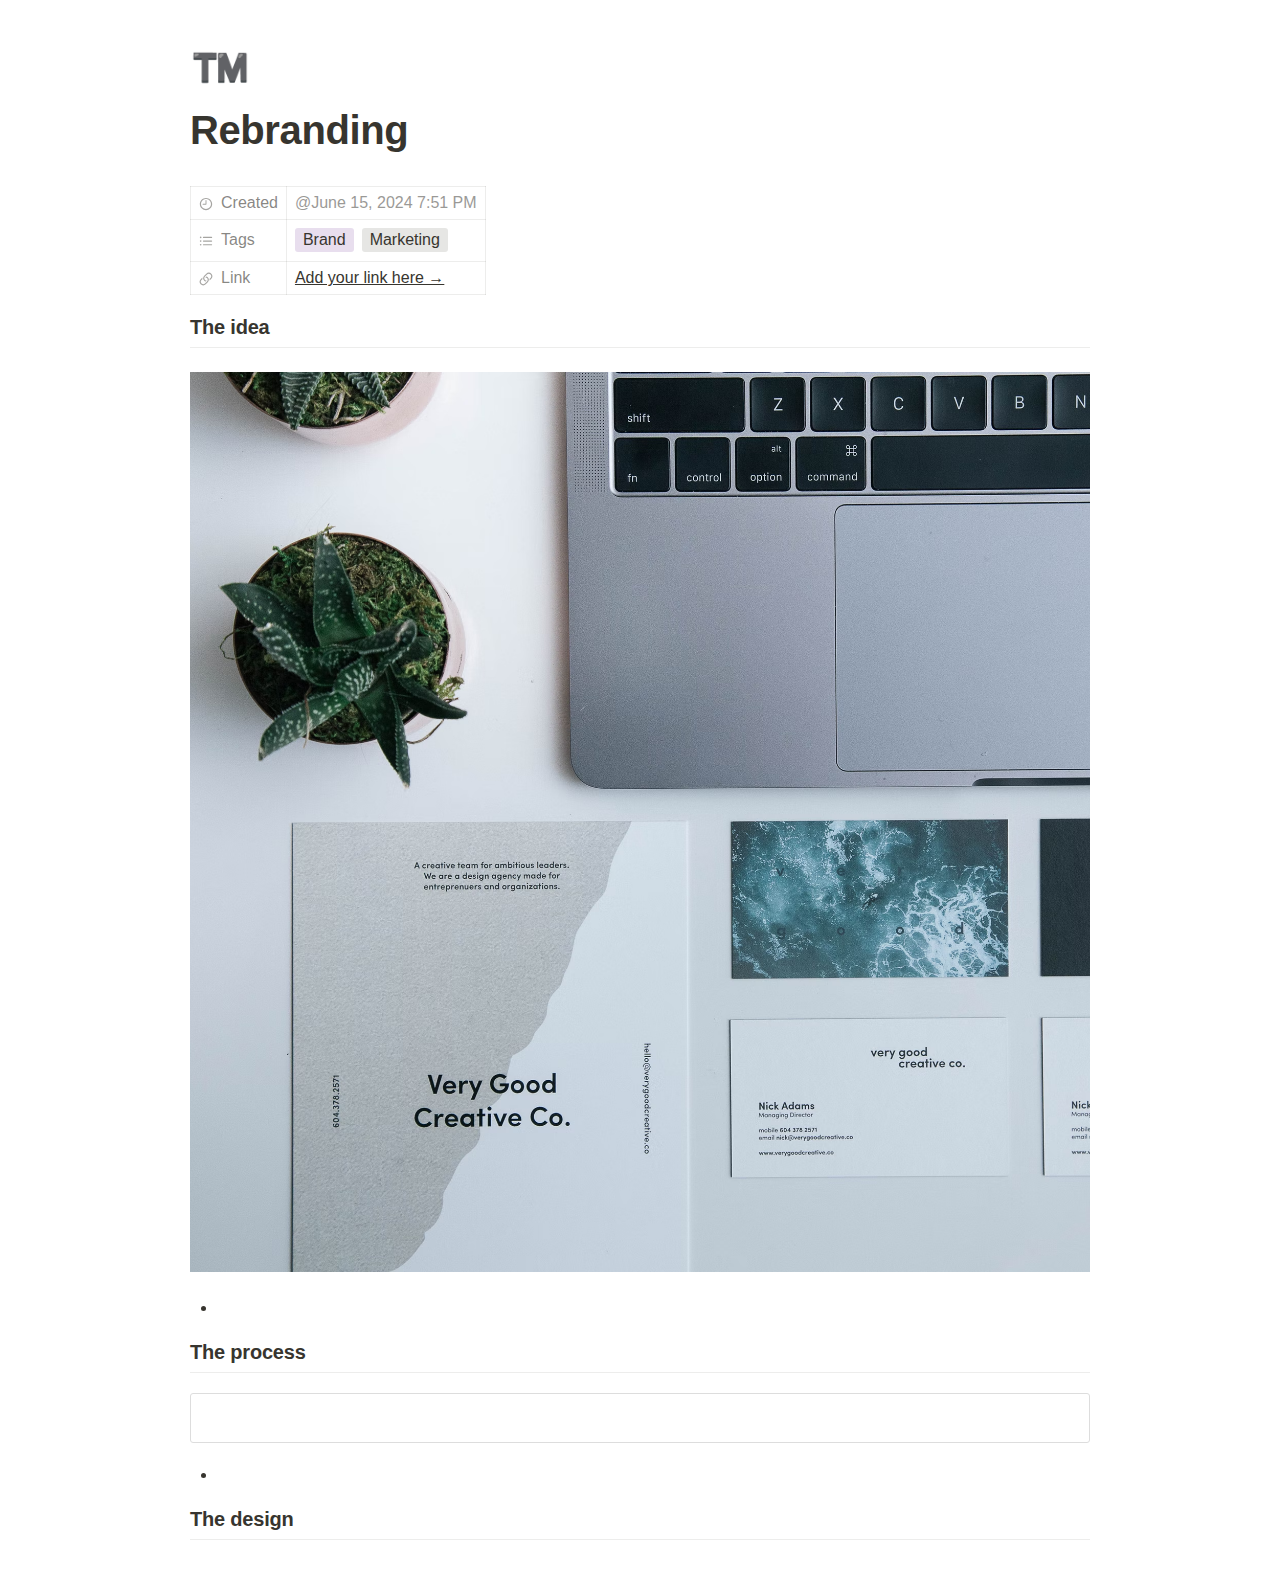
<file: Design Portfolio c3b769e0120940f49aaa64b50967e3e6/My projects ecc4bc5a1f8a43be92d068f37b1cdd63/Rebranding 0eb5b7fa934f4fecacc8b10da24e1c40.html>
<html><head><meta http-equiv="Content-Type" content="text/html; charset=utf-8"/><title>Rebranding</title><style>
/* cspell:disable-file */
/* webkit printing magic: print all background colors */
html {
	-webkit-print-color-adjust: exact;
}
* {
	box-sizing: border-box;
	-webkit-print-color-adjust: exact;
}

html,
body {
	margin: 0;
	padding: 0;
}
@media only screen {
	body {
		margin: 2em auto;
		max-width: 900px;
		color: rgb(55, 53, 47);
	}
}

body {
	line-height: 1.5;
	white-space: pre-wrap;
}

a,
a.visited {
	color: inherit;
	text-decoration: underline;
}

.pdf-relative-link-path {
	font-size: 80%;
	color: #444;
}

h1,
h2,
h3 {
	letter-spacing: -0.01em;
	line-height: 1.2;
	font-weight: 600;
	margin-bottom: 0;
}

.page-title {
	font-size: 2.5rem;
	font-weight: 700;
	margin-top: 0;
	margin-bottom: 0.75em;
}

h1 {
	font-size: 1.875rem;
	margin-top: 1.875rem;
}

h2 {
	font-size: 1.5rem;
	margin-top: 1.5rem;
}

h3 {
	font-size: 1.25rem;
	margin-top: 1.25rem;
}

.source {
	border: 1px solid #ddd;
	border-radius: 3px;
	padding: 1.5em;
	word-break: break-all;
}

.callout {
	border-radius: 3px;
	padding: 1rem;
}

figure {
	margin: 1.25em 0;
	page-break-inside: avoid;
}

figcaption {
	opacity: 0.5;
	font-size: 85%;
	margin-top: 0.5em;
}

mark {
	background-color: transparent;
}

.indented {
	padding-left: 1.5em;
}

hr {
	background: transparent;
	display: block;
	width: 100%;
	height: 1px;
	visibility: visible;
	border: none;
	border-bottom: 1px solid rgba(55, 53, 47, 0.09);
}

img {
	max-width: 100%;
}

@media only print {
	img {
		max-height: 100vh;
		object-fit: contain;
	}
}

@page {
	margin: 1in;
}

.collection-content {
	font-size: 0.875rem;
}

.column-list {
	display: flex;
	justify-content: space-between;
}

.column {
	padding: 0 1em;
}

.column:first-child {
	padding-left: 0;
}

.column:last-child {
	padding-right: 0;
}

.table_of_contents-item {
	display: block;
	font-size: 0.875rem;
	line-height: 1.3;
	padding: 0.125rem;
}

.table_of_contents-indent-1 {
	margin-left: 1.5rem;
}

.table_of_contents-indent-2 {
	margin-left: 3rem;
}

.table_of_contents-indent-3 {
	margin-left: 4.5rem;
}

.table_of_contents-link {
	text-decoration: none;
	opacity: 0.7;
	border-bottom: 1px solid rgba(55, 53, 47, 0.18);
}

table,
th,
td {
	border: 1px solid rgba(55, 53, 47, 0.09);
	border-collapse: collapse;
}

table {
	border-left: none;
	border-right: none;
}

th,
td {
	font-weight: normal;
	padding: 0.25em 0.5em;
	line-height: 1.5;
	min-height: 1.5em;
	text-align: left;
}

th {
	color: rgba(55, 53, 47, 0.6);
}

ol,
ul {
	margin: 0;
	margin-block-start: 0.6em;
	margin-block-end: 0.6em;
}

li > ol:first-child,
li > ul:first-child {
	margin-block-start: 0.6em;
}

ul > li {
	list-style: disc;
}

ul.to-do-list {
	padding-inline-start: 0;
}

ul.to-do-list > li {
	list-style: none;
}

.to-do-children-checked {
	text-decoration: line-through;
	opacity: 0.375;
}

ul.toggle > li {
	list-style: none;
}

ul {
	padding-inline-start: 1.7em;
}

ul > li {
	padding-left: 0.1em;
}

ol {
	padding-inline-start: 1.6em;
}

ol > li {
	padding-left: 0.2em;
}

.mono ol {
	padding-inline-start: 2em;
}

.mono ol > li {
	text-indent: -0.4em;
}

.toggle {
	padding-inline-start: 0em;
	list-style-type: none;
}

/* Indent toggle children */
.toggle > li > details {
	padding-left: 1.7em;
}

.toggle > li > details > summary {
	margin-left: -1.1em;
}

.selected-value {
	display: inline-block;
	padding: 0 0.5em;
	background: rgba(206, 205, 202, 0.5);
	border-radius: 3px;
	margin-right: 0.5em;
	margin-top: 0.3em;
	margin-bottom: 0.3em;
	white-space: nowrap;
}

.collection-title {
	display: inline-block;
	margin-right: 1em;
}

.page-description {
    margin-bottom: 2em;
}

.simple-table {
	margin-top: 1em;
	font-size: 0.875rem;
	empty-cells: show;
}
.simple-table td {
	height: 29px;
	min-width: 120px;
}

.simple-table th {
	height: 29px;
	min-width: 120px;
}

.simple-table-header-color {
	background: rgb(247, 246, 243);
	color: black;
}
.simple-table-header {
	font-weight: 500;
}

time {
	opacity: 0.5;
}

.icon {
	display: inline-block;
	max-width: 1.2em;
	max-height: 1.2em;
	text-decoration: none;
	vertical-align: text-bottom;
	margin-right: 0.5em;
}

img.icon {
	border-radius: 3px;
}

.user-icon {
	width: 1.5em;
	height: 1.5em;
	border-radius: 100%;
	margin-right: 0.5rem;
}

.user-icon-inner {
	font-size: 0.8em;
}

.text-icon {
	border: 1px solid #000;
	text-align: center;
}

.page-cover-image {
	display: block;
	object-fit: cover;
	width: 100%;
	max-height: 30vh;
}

.page-header-icon {
	font-size: 3rem;
	margin-bottom: 1rem;
}

.page-header-icon-with-cover {
	margin-top: -0.72em;
	margin-left: 0.07em;
}

.page-header-icon img {
	border-radius: 3px;
}

.link-to-page {
	margin: 1em 0;
	padding: 0;
	border: none;
	font-weight: 500;
}

p > .user {
	opacity: 0.5;
}

td > .user,
td > time {
	white-space: nowrap;
}

input[type="checkbox"] {
	transform: scale(1.5);
	margin-right: 0.6em;
	vertical-align: middle;
}

p {
	margin-top: 0.5em;
	margin-bottom: 0.5em;
}

.image {
	border: none;
	margin: 1.5em 0;
	padding: 0;
	border-radius: 0;
	text-align: center;
}

.code,
code {
	background: rgba(135, 131, 120, 0.15);
	border-radius: 3px;
	padding: 0.2em 0.4em;
	border-radius: 3px;
	font-size: 85%;
	tab-size: 2;
}

code {
	color: #eb5757;
}

.code {
	padding: 1.5em 1em;
}

.code-wrap {
	white-space: pre-wrap;
	word-break: break-all;
}

.code > code {
	background: none;
	padding: 0;
	font-size: 100%;
	color: inherit;
}

blockquote {
	font-size: 1.25em;
	margin: 1em 0;
	padding-left: 1em;
	border-left: 3px solid rgb(55, 53, 47);
}

.bookmark {
	text-decoration: none;
	max-height: 8em;
	padding: 0;
	display: flex;
	width: 100%;
	align-items: stretch;
}

.bookmark-title {
	font-size: 0.85em;
	overflow: hidden;
	text-overflow: ellipsis;
	height: 1.75em;
	white-space: nowrap;
}

.bookmark-text {
	display: flex;
	flex-direction: column;
}

.bookmark-info {
	flex: 4 1 180px;
	padding: 12px 14px 14px;
	display: flex;
	flex-direction: column;
	justify-content: space-between;
}

.bookmark-image {
	width: 33%;
	flex: 1 1 180px;
	display: block;
	position: relative;
	object-fit: cover;
	border-radius: 1px;
}

.bookmark-description {
	color: rgba(55, 53, 47, 0.6);
	font-size: 0.75em;
	overflow: hidden;
	max-height: 4.5em;
	word-break: break-word;
}

.bookmark-href {
	font-size: 0.75em;
	margin-top: 0.25em;
}

.sans { font-family: ui-sans-serif, -apple-system, BlinkMacSystemFont, "Segoe UI Variable Display", "Segoe UI", Helvetica, "Apple Color Emoji", Arial, sans-serif, "Segoe UI Emoji", "Segoe UI Symbol"; }
.code { font-family: "SFMono-Regular", Menlo, Consolas, "PT Mono", "Liberation Mono", Courier, monospace; }
.serif { font-family: Lyon-Text, Georgia, ui-serif, serif; }
.mono { font-family: iawriter-mono, Nitti, Menlo, Courier, monospace; }
.pdf .sans { font-family: Inter, ui-sans-serif, -apple-system, BlinkMacSystemFont, "Segoe UI Variable Display", "Segoe UI", Helvetica, "Apple Color Emoji", Arial, sans-serif, "Segoe UI Emoji", "Segoe UI Symbol", 'Twemoji', 'Noto Color Emoji', 'Noto Sans CJK JP'; }
.pdf:lang(zh-CN) .sans { font-family: Inter, ui-sans-serif, -apple-system, BlinkMacSystemFont, "Segoe UI Variable Display", "Segoe UI", Helvetica, "Apple Color Emoji", Arial, sans-serif, "Segoe UI Emoji", "Segoe UI Symbol", 'Twemoji', 'Noto Color Emoji', 'Noto Sans CJK SC'; }
.pdf:lang(zh-TW) .sans { font-family: Inter, ui-sans-serif, -apple-system, BlinkMacSystemFont, "Segoe UI Variable Display", "Segoe UI", Helvetica, "Apple Color Emoji", Arial, sans-serif, "Segoe UI Emoji", "Segoe UI Symbol", 'Twemoji', 'Noto Color Emoji', 'Noto Sans CJK TC'; }
.pdf:lang(ko-KR) .sans { font-family: Inter, ui-sans-serif, -apple-system, BlinkMacSystemFont, "Segoe UI Variable Display", "Segoe UI", Helvetica, "Apple Color Emoji", Arial, sans-serif, "Segoe UI Emoji", "Segoe UI Symbol", 'Twemoji', 'Noto Color Emoji', 'Noto Sans CJK KR'; }
.pdf .code { font-family: Source Code Pro, "SFMono-Regular", Menlo, Consolas, "PT Mono", "Liberation Mono", Courier, monospace, 'Twemoji', 'Noto Color Emoji', 'Noto Sans Mono CJK JP'; }
.pdf:lang(zh-CN) .code { font-family: Source Code Pro, "SFMono-Regular", Menlo, Consolas, "PT Mono", "Liberation Mono", Courier, monospace, 'Twemoji', 'Noto Color Emoji', 'Noto Sans Mono CJK SC'; }
.pdf:lang(zh-TW) .code { font-family: Source Code Pro, "SFMono-Regular", Menlo, Consolas, "PT Mono", "Liberation Mono", Courier, monospace, 'Twemoji', 'Noto Color Emoji', 'Noto Sans Mono CJK TC'; }
.pdf:lang(ko-KR) .code { font-family: Source Code Pro, "SFMono-Regular", Menlo, Consolas, "PT Mono", "Liberation Mono", Courier, monospace, 'Twemoji', 'Noto Color Emoji', 'Noto Sans Mono CJK KR'; }
.pdf .serif { font-family: PT Serif, Lyon-Text, Georgia, ui-serif, serif, 'Twemoji', 'Noto Color Emoji', 'Noto Serif CJK JP'; }
.pdf:lang(zh-CN) .serif { font-family: PT Serif, Lyon-Text, Georgia, ui-serif, serif, 'Twemoji', 'Noto Color Emoji', 'Noto Serif CJK SC'; }
.pdf:lang(zh-TW) .serif { font-family: PT Serif, Lyon-Text, Georgia, ui-serif, serif, 'Twemoji', 'Noto Color Emoji', 'Noto Serif CJK TC'; }
.pdf:lang(ko-KR) .serif { font-family: PT Serif, Lyon-Text, Georgia, ui-serif, serif, 'Twemoji', 'Noto Color Emoji', 'Noto Serif CJK KR'; }
.pdf .mono { font-family: PT Mono, iawriter-mono, Nitti, Menlo, Courier, monospace, 'Twemoji', 'Noto Color Emoji', 'Noto Sans Mono CJK JP'; }
.pdf:lang(zh-CN) .mono { font-family: PT Mono, iawriter-mono, Nitti, Menlo, Courier, monospace, 'Twemoji', 'Noto Color Emoji', 'Noto Sans Mono CJK SC'; }
.pdf:lang(zh-TW) .mono { font-family: PT Mono, iawriter-mono, Nitti, Menlo, Courier, monospace, 'Twemoji', 'Noto Color Emoji', 'Noto Sans Mono CJK TC'; }
.pdf:lang(ko-KR) .mono { font-family: PT Mono, iawriter-mono, Nitti, Menlo, Courier, monospace, 'Twemoji', 'Noto Color Emoji', 'Noto Sans Mono CJK KR'; }
.highlight-default {
	color: rgba(55, 53, 47, 1);
}
.highlight-gray {
	color: rgba(120, 119, 116, 1);
	fill: rgba(120, 119, 116, 1);
}
.highlight-brown {
	color: rgba(159, 107, 83, 1);
	fill: rgba(159, 107, 83, 1);
}
.highlight-orange {
	color: rgba(217, 115, 13, 1);
	fill: rgba(217, 115, 13, 1);
}
.highlight-yellow {
	color: rgba(203, 145, 47, 1);
	fill: rgba(203, 145, 47, 1);
}
.highlight-teal {
	color: rgba(68, 131, 97, 1);
	fill: rgba(68, 131, 97, 1);
}
.highlight-blue {
	color: rgba(51, 126, 169, 1);
	fill: rgba(51, 126, 169, 1);
}
.highlight-purple {
	color: rgba(144, 101, 176, 1);
	fill: rgba(144, 101, 176, 1);
}
.highlight-pink {
	color: rgba(193, 76, 138, 1);
	fill: rgba(193, 76, 138, 1);
}
.highlight-red {
	color: rgba(212, 76, 71, 1);
	fill: rgba(212, 76, 71, 1);
}
.highlight-gray_background {
	background: rgba(241, 241, 239, 1);
}
.highlight-brown_background {
	background: rgba(244, 238, 238, 1);
}
.highlight-orange_background {
	background: rgba(251, 236, 221, 1);
}
.highlight-yellow_background {
	background: rgba(251, 243, 219, 1);
}
.highlight-teal_background {
	background: rgba(237, 243, 236, 1);
}
.highlight-blue_background {
	background: rgba(231, 243, 248, 1);
}
.highlight-purple_background {
	background: rgba(244, 240, 247, 0.8);
}
.highlight-pink_background {
	background: rgba(249, 238, 243, 0.8);
}
.highlight-red_background {
	background: rgba(253, 235, 236, 1);
}
.block-color-default {
	color: inherit;
	fill: inherit;
}
.block-color-gray {
	color: rgba(120, 119, 116, 1);
	fill: rgba(120, 119, 116, 1);
}
.block-color-brown {
	color: rgba(159, 107, 83, 1);
	fill: rgba(159, 107, 83, 1);
}
.block-color-orange {
	color: rgba(217, 115, 13, 1);
	fill: rgba(217, 115, 13, 1);
}
.block-color-yellow {
	color: rgba(203, 145, 47, 1);
	fill: rgba(203, 145, 47, 1);
}
.block-color-teal {
	color: rgba(68, 131, 97, 1);
	fill: rgba(68, 131, 97, 1);
}
.block-color-blue {
	color: rgba(51, 126, 169, 1);
	fill: rgba(51, 126, 169, 1);
}
.block-color-purple {
	color: rgba(144, 101, 176, 1);
	fill: rgba(144, 101, 176, 1);
}
.block-color-pink {
	color: rgba(193, 76, 138, 1);
	fill: rgba(193, 76, 138, 1);
}
.block-color-red {
	color: rgba(212, 76, 71, 1);
	fill: rgba(212, 76, 71, 1);
}
.block-color-gray_background {
	background: rgba(241, 241, 239, 1);
}
.block-color-brown_background {
	background: rgba(244, 238, 238, 1);
}
.block-color-orange_background {
	background: rgba(251, 236, 221, 1);
}
.block-color-yellow_background {
	background: rgba(251, 243, 219, 1);
}
.block-color-teal_background {
	background: rgba(237, 243, 236, 1);
}
.block-color-blue_background {
	background: rgba(231, 243, 248, 1);
}
.block-color-purple_background {
	background: rgba(244, 240, 247, 0.8);
}
.block-color-pink_background {
	background: rgba(249, 238, 243, 0.8);
}
.block-color-red_background {
	background: rgba(253, 235, 236, 1);
}
.select-value-color-uiBlue { background-color: rgba(35, 131, 226, .07); }
.select-value-color-pink { background-color: rgba(245, 224, 233, 1); }
.select-value-color-purple { background-color: rgba(232, 222, 238, 1); }
.select-value-color-green { background-color: rgba(219, 237, 219, 1); }
.select-value-color-gray { background-color: rgba(227, 226, 224, 1); }
.select-value-color-transparentGray { background-color: rgba(227, 226, 224, 0); }
.select-value-color-translucentGray { background-color: rgba(255, 255, 255, 0.0375); }
.select-value-color-orange { background-color: rgba(250, 222, 201, 1); }
.select-value-color-brown { background-color: rgba(238, 224, 218, 1); }
.select-value-color-red { background-color: rgba(255, 226, 221, 1); }
.select-value-color-yellow { background-color: rgba(253, 236, 200, 1); }
.select-value-color-blue { background-color: rgba(211, 229, 239, 1); }
.select-value-color-pageGlass { background-color: undefined; }
.select-value-color-washGlass { background-color: undefined; }

.checkbox {
	display: inline-flex;
	vertical-align: text-bottom;
	width: 16;
	height: 16;
	background-size: 16px;
	margin-left: 2px;
	margin-right: 5px;
}

.checkbox-on {
	background-image: url("data:image/svg+xml;charset=UTF-8,%3Csvg%20width%3D%2216%22%20height%3D%2216%22%20viewBox%3D%220%200%2016%2016%22%20fill%3D%22none%22%20xmlns%3D%22http%3A%2F%2Fwww.w3.org%2F2000%2Fsvg%22%3E%0A%3Crect%20width%3D%2216%22%20height%3D%2216%22%20fill%3D%22%2358A9D7%22%2F%3E%0A%3Cpath%20d%3D%22M6.71429%2012.2852L14%204.9995L12.7143%203.71436L6.71429%209.71378L3.28571%206.2831L2%207.57092L6.71429%2012.2852Z%22%20fill%3D%22white%22%2F%3E%0A%3C%2Fsvg%3E");
}

.checkbox-off {
	background-image: url("data:image/svg+xml;charset=UTF-8,%3Csvg%20width%3D%2216%22%20height%3D%2216%22%20viewBox%3D%220%200%2016%2016%22%20fill%3D%22none%22%20xmlns%3D%22http%3A%2F%2Fwww.w3.org%2F2000%2Fsvg%22%3E%0A%3Crect%20x%3D%220.75%22%20y%3D%220.75%22%20width%3D%2214.5%22%20height%3D%2214.5%22%20fill%3D%22white%22%20stroke%3D%22%2336352F%22%20stroke-width%3D%221.5%22%2F%3E%0A%3C%2Fsvg%3E");
}
	
</style></head><body><article id="0eb5b7fa-934f-4fec-acc8-b10da24e1c40" class="page sans"><header><div class="page-header-icon undefined"><span class="icon">™️</span></div><h1 class="page-title">Rebranding</h1><p class="page-description"></p><table class="properties"><tbody><tr class="property-row property-row-created_time"><th><span class="icon property-icon"><svg role="graphics-symbol" viewBox="0 0 16 16" style="width:14px;height:14px;display:block;fill:rgba(55, 53, 47, 0.45);flex-shrink:0" class="typesCreatedAt"><path d="M8 15.126C11.8623 15.126 15.0615 11.9336 15.0615 8.06445C15.0615 4.20215 11.8623 1.00293 7.99316 1.00293C4.13086 1.00293 0.938477 4.20215 0.938477 8.06445C0.938477 11.9336 4.1377 15.126 8 15.126ZM8 13.7383C4.85547 13.7383 2.33301 11.209 2.33301 8.06445C2.33301 4.91992 4.84863 2.39746 7.99316 2.39746C11.1377 2.39746 13.6738 4.91992 13.6738 8.06445C13.6738 11.209 11.1445 13.7383 8 13.7383ZM4.54102 8.91211H7.99316C8.30078 8.91211 8.54004 8.67285 8.54004 8.37207V3.8877C8.54004 3.58691 8.30078 3.34766 7.99316 3.34766C7.69238 3.34766 7.45312 3.58691 7.45312 3.8877V7.83203H4.54102C4.2334 7.83203 4.00098 8.06445 4.00098 8.37207C4.00098 8.67285 4.2334 8.91211 4.54102 8.91211Z"></path></svg></span>Created</th><td><time>@June 15, 2024 7:51 PM</time></td></tr><tr class="property-row property-row-multi_select"><th><span class="icon property-icon"><svg role="graphics-symbol" viewBox="0 0 16 16" style="width:14px;height:14px;display:block;fill:rgba(55, 53, 47, 0.45);flex-shrink:0" class="typesMultipleSelect"><path d="M1.91602 4.83789C2.44238 4.83789 2.87305 4.40723 2.87305 3.87402C2.87305 3.34766 2.44238 2.91699 1.91602 2.91699C1.38281 2.91699 0.952148 3.34766 0.952148 3.87402C0.952148 4.40723 1.38281 4.83789 1.91602 4.83789ZM5.1084 4.52344H14.3984C14.7607 4.52344 15.0479 4.23633 15.0479 3.87402C15.0479 3.51172 14.7607 3.22461 14.3984 3.22461H5.1084C4.74609 3.22461 4.45898 3.51172 4.45898 3.87402C4.45898 4.23633 4.74609 4.52344 5.1084 4.52344ZM1.91602 9.03516C2.44238 9.03516 2.87305 8.60449 2.87305 8.07129C2.87305 7.54492 2.44238 7.11426 1.91602 7.11426C1.38281 7.11426 0.952148 7.54492 0.952148 8.07129C0.952148 8.60449 1.38281 9.03516 1.91602 9.03516ZM5.1084 8.7207H14.3984C14.7607 8.7207 15.0479 8.43359 15.0479 8.07129C15.0479 7.70898 14.7607 7.42188 14.3984 7.42188H5.1084C4.74609 7.42188 4.45898 7.70898 4.45898 8.07129C4.45898 8.43359 4.74609 8.7207 5.1084 8.7207ZM1.91602 13.2324C2.44238 13.2324 2.87305 12.8018 2.87305 12.2686C2.87305 11.7422 2.44238 11.3115 1.91602 11.3115C1.38281 11.3115 0.952148 11.7422 0.952148 12.2686C0.952148 12.8018 1.38281 13.2324 1.91602 13.2324ZM5.1084 12.918H14.3984C14.7607 12.918 15.0479 12.6309 15.0479 12.2686C15.0479 11.9062 14.7607 11.6191 14.3984 11.6191H5.1084C4.74609 11.6191 4.45898 11.9062 4.45898 12.2686C4.45898 12.6309 4.74609 12.918 5.1084 12.918Z"></path></svg></span>Tags</th><td><span class="selected-value select-value-color-purple">Brand</span><span class="selected-value select-value-color-default">Marketing</span></td></tr><tr class="property-row property-row-url"><th><span class="icon property-icon"><svg role="graphics-symbol" viewBox="0 0 16 16" style="width:14px;height:14px;display:block;fill:rgba(55, 53, 47, 0.45);flex-shrink:0" class="typesUrl"><path d="M7.69922 10.8945L8.73828 9.84863C7.91797 9.77344 7.34375 9.51367 6.91992 9.08984C5.76465 7.93457 5.76465 6.29395 6.91309 5.14551L9.18262 2.87598C10.3379 1.7207 11.9717 1.7207 13.127 2.87598C14.2891 4.04492 14.2822 5.67188 13.1338 6.82031L11.958 7.99609C12.1768 8.49512 12.2451 9.10352 12.1289 9.62988L14.0908 7.6748C15.7725 6 15.7793 3.62109 14.084 1.92578C12.3887 0.223633 10.0098 0.237305 8.33496 1.91211L5.95605 4.29785C4.28125 5.97266 4.26758 8.35156 5.96289 10.0469C6.36621 10.4434 6.90625 10.7441 7.69922 10.8945ZM8.30078 5.13184L7.26855 6.17773C8.08203 6.25293 8.66309 6.51953 9.08008 6.93652C10.2422 8.09863 10.2422 9.73242 9.08691 10.8809L6.81738 13.1504C5.66211 14.3057 4.03516 14.3057 2.87305 13.1504C1.71094 11.9883 1.71777 10.3545 2.87305 9.20605L4.04199 8.03027C3.83008 7.53125 3.75488 6.92969 3.87109 6.39648L1.91602 8.35156C0.234375 10.0264 0.227539 12.4121 1.92285 14.1074C3.61816 15.8027 5.99707 15.7891 7.67188 14.1143L10.0439 11.7354C11.7256 10.0537 11.7324 7.6748 10.0371 5.98633C9.64062 5.58301 9.10059 5.28223 8.30078 5.13184Z"></path></svg></span>Link</th><td><a href="Add your link here →" class="url-value">Add your link here →</a></td></tr></tbody></table></header><div class="page-body"><h3 id="418287b6-97e4-4011-b319-9f34e1bd050f" class="">The idea</h3><hr id="7e05e293-26d5-4036-afad-e0f5341cb774"/><figure id="14ef39ae-03f2-4b66-98a8-700dca1a52e9" class="image"><a href="Rebranding%200eb5b7fa934f4fecacc8b10da24e1c40/Untitled.png"><img style="width:1760px" src="Rebranding%200eb5b7fa934f4fecacc8b10da24e1c40/Untitled.png"/></a></figure><ul id="dd2a9911-7552-424d-864b-47c3b35b8c11" class="bulleted-list"><li style="list-style-type:disc"></li></ul><h3 id="bed55988-168a-4c0d-bce2-cdaaaaff54c5" class="">The process</h3><hr id="d05efb42-d7bc-4218-9b5f-73f97fa80bfc"/><figure id="3f6cd89e-4a15-4083-becb-43eadee8f91e"><div class="source"><a href="https://www.notion.soundefined"></a></div></figure><ul id="58a8c45c-043c-490e-b519-7f394d5118c7" class="bulleted-list"><li style="list-style-type:disc"></li></ul><h3 id="46abb7a5-5ba7-4f40-879a-37c0750f1731" class="">The design</h3><hr id="b4ba1a1e-ea16-4816-9743-e0560d19889a"/></div></article><span class="sans" style="font-size:14px;padding-top:2em"></span></body></html>
</file>
<file: assets/vendor/venobox/venobox.css>
/* ------ venobox.css --------*/
.vbox-overlay *, .vbox-overlay *:before, .vbox-overlay *:after{
    -webkit-backface-visibility: hidden;
    -webkit-box-sizing:border-box;
    -moz-box-sizing:border-box;
    box-sizing:border-box;
}
.vbox-overlay * { 
    -webkit-backface-visibility: visible;
    backface-visibility: visible;
}
.vbox-overlay{
    display: -webkit-flex;
    display: flex;
    -webkit-flex-direction: column;
    flex-direction: column;
    -webkit-justify-content: center;
    justify-content: center;
    -webkit-align-items: center;
    align-items: center;
    position: fixed;
    left: 0;
    top: 0;
    bottom: 0;
    right: 0;
    z-index: 999999;
}

/* ----- navigation ----- */
.vbox-title{
    width: 100%;
    height: 40px;
    float: left;
    text-align: center;
    line-height: 28px;
    font-size: 12px;
    padding: 6px 50px;
    overflow: hidden;
    position: fixed;
    display: none;
    left: 0;
    z-index: 89;
}
.vbox-close{
    cursor: pointer;
    position: fixed;
    top: -1px;
    right: 0;
    width: 50px;
    height: 40px;
    padding: 6px;
    display: block;
    background-position:10px center;
    overflow: hidden;
    font-size: 24px;
    line-height: 1;
    text-align: center;
    z-index: 99;
}
.vbox-left{
    cursor: pointer;
    position: fixed;
    left: 0;
    height: 40px;
    overflow: hidden;
    line-height: 28px;
    font-size: 12px;
    z-index: 99;
    display: flex;
    align-items:center;
}
.vbox-num{
    display: inline-block;
    margin: 6px 0 6px 15px;
}
/* ----- Social share ----- */
.vbox-share{
    line-height: 28px;
    font-size: 12px;
    overflow: hidden;
    position: fixed;
    left: 0;
    z-index: 98;
    display: flex;
    align-items:center;
    justify-content: center;
    width: 100%;
    text-align: center;
}
.vbox-share svg{
    max-height: 28px;
    width: 28px;
    z-index: 10;
    margin-left: 12px;
    margin-top: 6px;
    margin-bottom: 6px;
    vertical-align: middle;
}


/* ----- navigation ARROWS ----- */
.vbox-next, .vbox-prev{
    position: fixed;
    top: 50%;
    margin-top: -15px;
    overflow: hidden;
    cursor: pointer;
    display: block;
    width: 45px;
    height: 45px;
    z-index: 99;
}
.vbox-next span, .vbox-prev span{
    position: relative;
    width: 20px;
    height: 20px;
    border: 2px solid transparent;
    border-top-color: #B6B6B6;
    border-right-color: #B6B6B6;
    text-indent: -100px;
    position: absolute;
    top: 8px;
    display: block;
}
.vbox-prev{
    left: 15px;
}
.vbox-next{
    right: 15px;
}
.vbox-prev span{
    left: 10px;
    -ms-transform: rotate(-135deg);
    -webkit-transform: rotate(-135deg);
    transform: rotate(-135deg);
}
.vbox-next span{
    -ms-transform: rotate(45deg);
    -webkit-transform: rotate(45deg);
    transform: rotate(45deg);
    right: 10px;
}
/* ------- inline window ------ */
.vbox-inline{
    width: 420px;
    height: 315px;
    height: 70vh;
    padding: 10px;
    background: #fff;
    margin: 0 auto;
    overflow: auto;
    text-align: left;
}
/* ------- Video & iFrames window ------ */
.venoframe{
    max-width: 100%;
    width: 100%;
    border: none;
    width: 100%;
    height: 260px;
    height: 70vh;
}
.venoframe.vbvid{
    height: 260px;
}
@media (min-width: 768px) {
    .venoframe, .vbox-inline{
        width: 90%;
        height: 360px;
        height: 70vh;
    }
    .venoframe.vbvid{
        width: 640px;
        height: 360px;
    }
}
@media (min-width: 992px) {
    .venoframe, .vbox-inline{
        max-width: 1200px;
        width: 80%;
        height: 540px;
        height: 70vh;
    }
    .venoframe.vbvid{
        width: 960px;
        height: 540px;
    }
}
/* 
Please do NOT edit this part! 
or at least read this note: http://i.imgur.com/7C0ws9e.gif
*/
.vbox-open{
    overflow: hidden;
}
.vbox-container{
    position: absolute;
    left: 0;
    right: 0;
    top: 0;
    bottom: 0;
    overflow-x: hidden;
    overflow-y: scroll;
    overflow-scrolling: touch;
    -webkit-overflow-scrolling: touch;
    z-index: 20;
    max-height: 100%;

}

.vbox-content{
    text-align: center;
    float: left;
    width: 100%;
    position: relative;
    overflow: hidden;
    padding: 20px 4%;
}
.vbox-container img{
    max-width: 100%;
    height: auto;
}
.vbox-figlio{
    box-shadow: 0 0 12px rgba(0,0,0,0.19), 0 6px 6px rgba(0,0,0,0.23);
    max-width: 100%;
    text-align: initial;
}
img.vbox-figlio{
    -webkit-user-select: none;
-khtml-user-select: none;
-moz-user-select: none;
-o-user-select: none;
user-select: none;
}
.vbox-content.swipe-left{
    margin-left: -200px !important;
}
.vbox-content.swipe-right{
    margin-left: 200px !important;
}
.vbox-animated{
    webkit-transition: margin 300ms ease-out;
    transition: margin 300ms ease-out;
}

/* ---------- preloader ----------
 * SPINKIT 
 * http://tobiasahlin.com/spinkit/
-------------------------------- */
.sk-double-bounce,.sk-rotating-plane{width:40px;height:40px;margin:40px auto}.sk-rotating-plane{background-color:#333;-webkit-animation:sk-rotatePlane 1.2s infinite ease-in-out;animation:sk-rotatePlane 1.2s infinite ease-in-out}@-webkit-keyframes sk-rotatePlane{0%{-webkit-transform:perspective(120px) rotateX(0) rotateY(0);transform:perspective(120px) rotateX(0) rotateY(0)}50%{-webkit-transform:perspective(120px) rotateX(-180.1deg) rotateY(0);transform:perspective(120px) rotateX(-180.1deg) rotateY(0)}100%{-webkit-transform:perspective(120px) rotateX(-180deg) rotateY(-179.9deg);transform:perspective(120px) rotateX(-180deg) rotateY(-179.9deg)}}@keyframes sk-rotatePlane{0%{-webkit-transform:perspective(120px) rotateX(0) rotateY(0);transform:perspective(120px) rotateX(0) rotateY(0)}50%{-webkit-transform:perspective(120px) rotateX(-180.1deg) rotateY(0);transform:perspective(120px) rotateX(-180.1deg) rotateY(0)}100%{-webkit-transform:perspective(120px) rotateX(-180deg) rotateY(-179.9deg);transform:perspective(120px) rotateX(-180deg) rotateY(-179.9deg)}}.sk-double-bounce{position:relative}.sk-double-bounce .sk-child{width:100%;height:100%;border-radius:50%;background-color:#333;opacity:.6;position:absolute;top:0;left:0;-webkit-animation:sk-doubleBounce 2s infinite ease-in-out;animation:sk-doubleBounce 2s infinite ease-in-out}.sk-chasing-dots .sk-child,.sk-spinner-pulse,.sk-three-bounce .sk-child{background-color:#333;border-radius:100%}.sk-double-bounce .sk-double-bounce2{-webkit-animation-delay:-1s;animation-delay:-1s}@-webkit-keyframes sk-doubleBounce{0%,100%{-webkit-transform:scale(0);transform:scale(0)}50%{-webkit-transform:scale(1);transform:scale(1)}}@keyframes sk-doubleBounce{0%,100%{-webkit-transform:scale(0);transform:scale(0)}50%{-webkit-transform:scale(1);transform:scale(1)}}.sk-wave{margin:40px auto;width:50px;height:40px;text-align:center;font-size:10px}.sk-wave .sk-rect{background-color:#333;height:100%;width:6px;display:inline-block;-webkit-animation:sk-waveStretchDelay 1.2s infinite ease-in-out;animation:sk-waveStretchDelay 1.2s infinite ease-in-out}.sk-wave .sk-rect1{-webkit-animation-delay:-1.2s;animation-delay:-1.2s}.sk-wave .sk-rect2{-webkit-animation-delay:-1.1s;animation-delay:-1.1s}.sk-wave .sk-rect3{-webkit-animation-delay:-1s;animation-delay:-1s}.sk-wave .sk-rect4{-webkit-animation-delay:-.9s;animation-delay:-.9s}.sk-wave .sk-rect5{-webkit-animation-delay:-.8s;animation-delay:-.8s}@-webkit-keyframes sk-waveStretchDelay{0%,100%,40%{-webkit-transform:scaleY(.4);transform:scaleY(.4)}20%{-webkit-transform:scaleY(1);transform:scaleY(1)}}@keyframes sk-waveStretchDelay{0%,100%,40%{-webkit-transform:scaleY(.4);transform:scaleY(.4)}20%{-webkit-transform:scaleY(1);transform:scaleY(1)}}.sk-wandering-cubes{margin:40px auto;width:40px;height:40px;position:relative}.sk-wandering-cubes .sk-cube{background-color:#333;width:10px;height:10px;position:absolute;top:0;left:0;-webkit-animation:sk-wanderingCube 1.8s ease-in-out -1.8s infinite both;animation:sk-wanderingCube 1.8s ease-in-out -1.8s infinite both}.sk-chasing-dots,.sk-spinner-pulse{width:40px;height:40px;margin:40px auto}.sk-wandering-cubes .sk-cube2{-webkit-animation-delay:-.9s;animation-delay:-.9s}@-webkit-keyframes sk-wanderingCube{0%{-webkit-transform:rotate(0);transform:rotate(0)}25%{-webkit-transform:translateX(30px) rotate(-90deg) scale(.5);transform:translateX(30px) rotate(-90deg) scale(.5)}50%{-webkit-transform:translateX(30px) translateY(30px) rotate(-179deg);transform:translateX(30px) translateY(30px) rotate(-179deg)}50.1%{-webkit-transform:translateX(30px) translateY(30px) rotate(-180deg);transform:translateX(30px) translateY(30px) rotate(-180deg)}75%{-webkit-transform:translateX(0) translateY(30px) rotate(-270deg) scale(.5);transform:translateX(0) translateY(30px) rotate(-270deg) scale(.5)}100%{-webkit-transform:rotate(-360deg);transform:rotate(-360deg)}}@keyframes sk-wanderingCube{0%{-webkit-transform:rotate(0);transform:rotate(0)}25%{-webkit-transform:translateX(30px) rotate(-90deg) scale(.5);transform:translateX(30px) rotate(-90deg) scale(.5)}50%{-webkit-transform:translateX(30px) translateY(30px) rotate(-179deg);transform:translateX(30px) translateY(30px) rotate(-179deg)}50.1%{-webkit-transform:translateX(30px) translateY(30px) rotate(-180deg);transform:translateX(30px) translateY(30px) rotate(-180deg)}75%{-webkit-transform:translateX(0) translateY(30px) rotate(-270deg) scale(.5);transform:translateX(0) translateY(30px) rotate(-270deg) scale(.5)}100%{-webkit-transform:rotate(-360deg);transform:rotate(-360deg)}}.sk-spinner-pulse{-webkit-animation:sk-pulseScaleOut 1s infinite ease-in-out;animation:sk-pulseScaleOut 1s infinite ease-in-out}@-webkit-keyframes sk-pulseScaleOut{0%{-webkit-transform:scale(0);transform:scale(0)}100%{-webkit-transform:scale(1);transform:scale(1);opacity:0}}@keyframes sk-pulseScaleOut{0%{-webkit-transform:scale(0);transform:scale(0)}100%{-webkit-transform:scale(1);transform:scale(1);opacity:0}}.sk-chasing-dots{position:relative;text-align:center;-webkit-animation:sk-chasingDotsRotate 2s infinite linear;animation:sk-chasingDotsRotate 2s infinite linear}.sk-chasing-dots .sk-child{width:60%;height:60%;display:inline-block;position:absolute;top:0;-webkit-animation:sk-chasingDotsBounce 2s infinite ease-in-out;animation:sk-chasingDotsBounce 2s infinite ease-in-out}.sk-chasing-dots .sk-dot2{top:auto;bottom:0;-webkit-animation-delay:-1s;animation-delay:-1s}@-webkit-keyframes sk-chasingDotsRotate{100%{-webkit-transform:rotate(360deg);transform:rotate(360deg)}}@keyframes sk-chasingDotsRotate{100%{-webkit-transform:rotate(360deg);transform:rotate(360deg)}}@-webkit-keyframes sk-chasingDotsBounce{0%,100%{-webkit-transform:scale(0);transform:scale(0)}50%{-webkit-transform:scale(1);transform:scale(1)}}@keyframes sk-chasingDotsBounce{0%,100%{-webkit-transform:scale(0);transform:scale(0)}50%{-webkit-transform:scale(1);transform:scale(1)}}.sk-three-bounce{margin:40px auto;width:80px;text-align:center}.sk-three-bounce .sk-child{width:20px;height:20px;display:inline-block;-webkit-animation:sk-three-bounce 1.4s ease-in-out 0s infinite both;animation:sk-three-bounce 1.4s ease-in-out 0s infinite both}.sk-circle .sk-child:before,.sk-fading-circle .sk-circle:before{display:block;border-radius:100%;content:'';background-color:#333}.sk-three-bounce .sk-bounce1{-webkit-animation-delay:-.32s;animation-delay:-.32s}.sk-three-bounce .sk-bounce2{-webkit-animation-delay:-.16s;animation-delay:-.16s}@-webkit-keyframes sk-three-bounce{0%,100%,80%{-webkit-transform:scale(0);transform:scale(0)}40%{-webkit-transform:scale(1);transform:scale(1)}}@keyframes sk-three-bounce{0%,100%,80%{-webkit-transform:scale(0);transform:scale(0)}40%{-webkit-transform:scale(1);transform:scale(1)}}.sk-circle{margin:40px auto;width:40px;height:40px;position:relative}.sk-circle .sk-child{width:100%;height:100%;position:absolute;left:0;top:0}.sk-circle .sk-child:before{margin:0 auto;width:15%;height:15%;-webkit-animation:sk-circleBounceDelay 1.2s infinite ease-in-out both;animation:sk-circleBounceDelay 1.2s infinite ease-in-out both}.sk-circle .sk-circle2{-webkit-transform:rotate(30deg);-ms-transform:rotate(30deg);transform:rotate(30deg)}.sk-circle .sk-circle3{-webkit-transform:rotate(60deg);-ms-transform:rotate(60deg);transform:rotate(60deg)}.sk-circle .sk-circle4{-webkit-transform:rotate(90deg);-ms-transform:rotate(90deg);transform:rotate(90deg)}.sk-circle .sk-circle5{-webkit-transform:rotate(120deg);-ms-transform:rotate(120deg);transform:rotate(120deg)}.sk-circle .sk-circle6{-webkit-transform:rotate(150deg);-ms-transform:rotate(150deg);transform:rotate(150deg)}.sk-circle .sk-circle7{-webkit-transform:rotate(180deg);-ms-transform:rotate(180deg);transform:rotate(180deg)}.sk-circle .sk-circle8{-webkit-transform:rotate(210deg);-ms-transform:rotate(210deg);transform:rotate(210deg)}.sk-circle .sk-circle9{-webkit-transform:rotate(240deg);-ms-transform:rotate(240deg);transform:rotate(240deg)}.sk-circle .sk-circle10{-webkit-transform:rotate(270deg);-ms-transform:rotate(270deg);transform:rotate(270deg)}.sk-circle .sk-circle11{-webkit-transform:rotate(300deg);-ms-transform:rotate(300deg);transform:rotate(300deg)}.sk-circle .sk-circle12{-webkit-transform:rotate(330deg);-ms-transform:rotate(330deg);transform:rotate(330deg)}.sk-circle .sk-circle2:before{-webkit-animation-delay:-1.1s;animation-delay:-1.1s}.sk-circle .sk-circle3:before{-webkit-animation-delay:-1s;animation-delay:-1s}.sk-circle .sk-circle4:before{-webkit-animation-delay:-.9s;animation-delay:-.9s}.sk-circle .sk-circle5:before{-webkit-animation-delay:-.8s;animation-delay:-.8s}.sk-circle .sk-circle6:before{-webkit-animation-delay:-.7s;animation-delay:-.7s}.sk-circle .sk-circle7:before{-webkit-animation-delay:-.6s;animation-delay:-.6s}.sk-circle .sk-circle8:before{-webkit-animation-delay:-.5s;animation-delay:-.5s}.sk-circle .sk-circle9:before{-webkit-animation-delay:-.4s;animation-delay:-.4s}.sk-circle .sk-circle10:before{-webkit-animation-delay:-.3s;animation-delay:-.3s}.sk-circle .sk-circle11:before{-webkit-animation-delay:-.2s;animation-delay:-.2s}.sk-circle .sk-circle12:before{-webkit-animation-delay:-.1s;animation-delay:-.1s}@-webkit-keyframes sk-circleBounceDelay{0%,100%,80%{-webkit-transform:scale(0);transform:scale(0)}40%{-webkit-transform:scale(1);transform:scale(1)}}@keyframes sk-circleBounceDelay{0%,100%,80%{-webkit-transform:scale(0);transform:scale(0)}40%{-webkit-transform:scale(1);transform:scale(1)}}.sk-cube-grid{width:40px;height:40px;margin:40px auto}.sk-cube-grid .sk-cube{width:33.33%;height:33.33%;background-color:#333;float:left;-webkit-animation:sk-cubeGridScaleDelay 1.3s infinite ease-in-out;animation:sk-cubeGridScaleDelay 1.3s infinite ease-in-out}.sk-cube-grid .sk-cube1{-webkit-animation-delay:.2s;animation-delay:.2s}.sk-cube-grid .sk-cube2{-webkit-animation-delay:.3s;animation-delay:.3s}.sk-cube-grid .sk-cube3{-webkit-animation-delay:.4s;animation-delay:.4s}.sk-cube-grid .sk-cube4{-webkit-animation-delay:.1s;animation-delay:.1s}.sk-cube-grid .sk-cube5{-webkit-animation-delay:.2s;animation-delay:.2s}.sk-cube-grid .sk-cube6{-webkit-animation-delay:.3s;animation-delay:.3s}.sk-cube-grid .sk-cube7{-webkit-animation-delay:0ms;animation-delay:0ms}.sk-cube-grid .sk-cube8{-webkit-animation-delay:.1s;animation-delay:.1s}.sk-cube-grid .sk-cube9{-webkit-animation-delay:.2s;animation-delay:.2s}@-webkit-keyframes sk-cubeGridScaleDelay{0%,100%,70%{-webkit-transform:scale3D(1,1,1);transform:scale3D(1,1,1)}35%{-webkit-transform:scale3D(0,0,1);transform:scale3D(0,0,1)}}@keyframes sk-cubeGridScaleDelay{0%,100%,70%{-webkit-transform:scale3D(1,1,1);transform:scale3D(1,1,1)}35%{-webkit-transform:scale3D(0,0,1);transform:scale3D(0,0,1)}}.sk-fading-circle{margin:40px auto;width:40px;height:40px;position:relative}.sk-fading-circle .sk-circle{width:100%;height:100%;position:absolute;left:0;top:0}.sk-fading-circle .sk-circle:before{margin:0 auto;width:15%;height:15%;-webkit-animation:sk-circleFadeDelay 1.2s infinite ease-in-out both;animation:sk-circleFadeDelay 1.2s infinite ease-in-out both}.sk-fading-circle .sk-circle2{-webkit-transform:rotate(30deg);-ms-transform:rotate(30deg);transform:rotate(30deg)}.sk-fading-circle .sk-circle3{-webkit-transform:rotate(60deg);-ms-transform:rotate(60deg);transform:rotate(60deg)}.sk-fading-circle .sk-circle4{-webkit-transform:rotate(90deg);-ms-transform:rotate(90deg);transform:rotate(90deg)}.sk-fading-circle .sk-circle5{-webkit-transform:rotate(120deg);-ms-transform:rotate(120deg);transform:rotate(120deg)}.sk-fading-circle .sk-circle6{-webkit-transform:rotate(150deg);-ms-transform:rotate(150deg);transform:rotate(150deg)}.sk-fading-circle .sk-circle7{-webkit-transform:rotate(180deg);-ms-transform:rotate(180deg);transform:rotate(180deg)}.sk-fading-circle .sk-circle8{-webkit-transform:rotate(210deg);-ms-transform:rotate(210deg);transform:rotate(210deg)}.sk-fading-circle .sk-circle9{-webkit-transform:rotate(240deg);-ms-transform:rotate(240deg);transform:rotate(240deg)}.sk-fading-circle .sk-circle10{-webkit-transform:rotate(270deg);-ms-transform:rotate(270deg);transform:rotate(270deg)}.sk-fading-circle .sk-circle11{-webkit-transform:rotate(300deg);-ms-transform:rotate(300deg);transform:rotate(300deg)}.sk-fading-circle .sk-circle12{-webkit-transform:rotate(330deg);-ms-transform:rotate(330deg);transform:rotate(330deg)}.sk-fading-circle .sk-circle2:before{-webkit-animation-delay:-1.1s;animation-delay:-1.1s}.sk-fading-circle .sk-circle3:before{-webkit-animation-delay:-1s;animation-delay:-1s}.sk-fading-circle .sk-circle4:before{-webkit-animation-delay:-.9s;animation-delay:-.9s}.sk-fading-circle .sk-circle5:before{-webkit-animation-delay:-.8s;animation-delay:-.8s}.sk-fading-circle .sk-circle6:before{-webkit-animation-delay:-.7s;animation-delay:-.7s}.sk-fading-circle .sk-circle7:before{-webkit-animation-delay:-.6s;animation-delay:-.6s}.sk-fading-circle .sk-circle8:before{-webkit-animation-delay:-.5s;animation-delay:-.5s}.sk-fading-circle .sk-circle9:before{-webkit-animation-delay:-.4s;animation-delay:-.4s}.sk-fading-circle .sk-circle10:before{-webkit-animation-delay:-.3s;animation-delay:-.3s}.sk-fading-circle .sk-circle11:before{-webkit-animation-delay:-.2s;animation-delay:-.2s}.sk-fading-circle .sk-circle12:before{-webkit-animation-delay:-.1s;animation-delay:-.1s}@-webkit-keyframes sk-circleFadeDelay{0%,100%,39%{opacity:0}40%{opacity:1}}@keyframes sk-circleFadeDelay{0%,100%,39%{opacity:0}40%{opacity:1}}.sk-folding-cube{margin:40px auto;width:40px;height:40px;position:relative;-webkit-transform:rotateZ(45deg);transform:rotateZ(45deg)}.sk-folding-cube .sk-cube{float:left;width:50%;height:50%;position:relative;-webkit-transform:scale(1.1);-ms-transform:scale(1.1);transform:scale(1.1)}.sk-folding-cube .sk-cube:before{content:'';position:absolute;top:0;left:0;width:100%;height:100%;background-color:#333;-webkit-animation:sk-foldCubeAngle 2.4s infinite linear both;animation:sk-foldCubeAngle 2.4s infinite linear both;-webkit-transform-origin:100% 100%;-ms-transform-origin:100% 100%;transform-origin:100% 100%}.sk-folding-cube .sk-cube2{-webkit-transform:scale(1.1) rotateZ(90deg);transform:scale(1.1) rotateZ(90deg)}.sk-folding-cube .sk-cube3{-webkit-transform:scale(1.1) rotateZ(180deg);transform:scale(1.1) rotateZ(180deg)}.sk-folding-cube .sk-cube4{-webkit-transform:scale(1.1) rotateZ(270deg);transform:scale(1.1) rotateZ(270deg)}.sk-folding-cube .sk-cube2:before{-webkit-animation-delay:.3s;animation-delay:.3s}.sk-folding-cube .sk-cube3:before{-webkit-animation-delay:.6s;animation-delay:.6s}.sk-folding-cube .sk-cube4:before{-webkit-animation-delay:.9s;animation-delay:.9s}@-webkit-keyframes sk-foldCubeAngle{0%,10%{-webkit-transform:perspective(140px) rotateX(-180deg);transform:perspective(140px) rotateX(-180deg);opacity:0}25%,75%{-webkit-transform:perspective(140px) rotateX(0);transform:perspective(140px) rotateX(0);opacity:1}100%,90%{-webkit-transform:perspective(140px) rotateY(180deg);transform:perspective(140px) rotateY(180deg);opacity:0}}@keyframes sk-foldCubeAngle{0%,10%{-webkit-transform:perspective(140px) rotateX(-180deg);transform:perspective(140px) rotateX(-180deg);opacity:0}25%,75%{-webkit-transform:perspective(140px) rotateX(0);transform:perspective(140px) rotateX(0);opacity:1}100%,90%{-webkit-transform:perspective(140px) rotateY(180deg);transform:perspective(140px) rotateY(180deg);opacity:0}}
</file>
<file: assets/css/style1.css>
/**
* Template Name: Personal - v2.1.0
* Template URL: https://bootstrapmade.com/personal-free-resume-bootstrap-template/
* Author: BootstrapMade.com
* License: https://bootstrapmade.com/license/
*/

/*--------------------------------------------------------------
# General
--------------------------------------------------------------*/
body {
  font-family: "Open Sans", sans-serif;
  color: white;
  position: relative;
  background: transparent;
}

body::before {
  content: "";
  position: fixed;
  background: linear-gradient(to bottom, #000000, grey);
  background-size: cover;
  left: 0;
  right: 0;
  top: 0;
  height: 100vh;
}

@media (min-width: 1024px) {
  body::before {
    background-attachment: fixed;
  }
}

a {
  color: #12d640;
}

a:hover {
  color: #12d640;
  text-decoration: none;
}

h1, h2, h3, h4, h5, h6 {
  font-family: "Raleway", sans-serif;
}

/*--------------------------------------------------------------
# Header
--------------------------------------------------------------*/
#header {
  transition: ease-in-out 0s;
  position: relative;
  height: 100vh;
  display: flex;
  align-items: center;
  z-index: 997;
  overflow-y: auto;
}

#header * {
  transition: ease-in-out 0s;
}

#header h1 {
  font-size: 48px;
  margin-top: 0px;
  padding: 0;
  line-height: 1;
  font-weight: 700;
  font-family: "Poppins", sans-serif;
}

#header h1 a, #header h1 a:hover {
  color: #dee2e6;
  line-height: 1;
  display: inline-block;
}

#header h2 {
  font-size: 24px;
  margin-top: 20px;
  color: #12d640;
}

#header h2 span {
  color: #ffc107;
  border-bottom: 2px solid #1c7d32;
  padding-bottom: 6px;
}

#header img {
  padding: 0;
  margin: 0;
}

#header .social-links {
  margin-top: 40px;
  display: flex;
}

#header .social-links a {
  font-size: 16px;
  display: flex;
  justify-content: center;
  align-items: center;
  background: rgba(255, 255, 255, 0.1);
  color: #fff;
  line-height: 1;
  margin-right: 8px;
  border-radius: 50%;
  width: 40px;
  height: 40px;
}

#header .social-links a:hover {
  background: #1c7d32;
}

@media (max-width: 992px) {
  #header h1 {
    font-size: 36px;
  }
  #header h2 {
    font-size: 20px;
    line-height: 30px;
  }
  #header .social-links {
    margin-top: 15px;
  }
  #header .container {
    display: flex;
    flex-direction: column;
    align-items: center;
  }
}

/*--------------------------------------------------------------
# Navigation Menu
--------------------------------------------------------------*/
/* Desktop Navigation */
.nav-menu {
  margin-top: 35px;
}

.nav-menu ul {
  display: flex;
  margin: 0;
  padding: 0;
  list-style: none;
}

.nav-menu li + li {
  margin-left: 30px;
}

.nav-menu a {
  display: block;
  position: relative;
  color: #fff;
  font-size: 19px;
  font-family: "Poppins", sans-serif;
  font-weight: 400;
}

.nav-menu a:before {
  content: "";
  position: absolute;
  width: 0;
  height: 2px;
  bottom: -4px;
  left: 0;
  background-color: #9e7f25;
  visibility: hidden;
  width: 0px;
  transition: all 0.3s ease-in-out 0s;
}

.nav-menu a:hover:before, .nav-menu li:hover > a:before, .nav-menu .active > a:before {
  visibility: visible;
  width: 25px;
}

.nav-menu a:hover, .nav-menu .active > a, .nav-menu li:hover > a {
  color: #12d640;
  text-decoration: none;
}

/* Mobile Navigation */
.mobile-nav-toggle {
  position: fixed;
  right: 15px;
  top: 15px;
  z-index: 9998;
  border: 0;
  background: none;
  font-size: 24px;
  transition: all 0.4s;
  outline: none !important;
  line-height: 1;
  cursor: pointer;
  text-align: right;
}

.mobile-nav-toggle i {
  color: #fff;
}

.mobile-nav {
  position: fixed;
  top: 55px;
  right: 15px;
  bottom: 15px;
  left: 15px;
  z-index: 9999;
  overflow-y: auto;
  background: rgba(0, 0, 0, 0.7);
  transition: ease-in-out 0s;
  opacity: 0;
  visibility: hidden;
  border-radius: 10px;
  padding: 10px 0;
  border: 2px solid rgba(255, 255, 255, 0.12);
}

.mobile-nav * {
  margin: 0;
  padding: 0;
  list-style: none;
}

.mobile-nav a {
  display: block;
  position: relative;
  color: #fff;
  padding: 10px 20px;
  font-weight: 500;
  outline: none;
}

.mobile-nav a:hover, .mobile-nav .active > a, .mobile-nav li:hover > a {
  color: #1c7d32;
  text-decoration: none;
}

.mobile-nav-overly {
  width: 100%;
  height: 100%;
  z-index: 9997;
  top: 0;
  left: 0;
  position: fixed;
  background: rgba(9, 9, 9, 0.6);
  overflow: hidden;
  display: none;
  transition: ease-in-out 0s;
}

.mobile-nav-active {
  overflow: hidden;
}

.mobile-nav-active .mobile-nav {
  opacity: 1;
  visibility: visible;
}

.mobile-nav-active .mobile-nav-toggle i {
  color: #fff;
}

/* Header Top */
#header.header-top {
  height: 90px;
  position: fixed;
  left: 0;
  top: 0;
  right: 0;
  background: #09203a;
}

#header.header-top .social-links, #header.header-top h2 {
  display: none;
}

#header.header-top h1 {
  margin-right: auto;
  font-size: 36px;
}

#header.header-top .container {
  display: flex;
  align-items: center;
}

#header.header-top .nav-menu {
  margin: 0;
}

@media (max-width: 768px) {
  #header.header-top {
    height: 60px;
  }
  #header.header-top h1 {
    font-size: 26px;
  }
}

/*--------------------------------------------------------------
# Sections General
--------------------------------------------------------------*/
section {
  overflow: hidden;
  position: absolute;
  width: 100%;
  top: 140px;
  bottom: 100%;
  opacity: 0;
  z-index: 2;
}

section.section-show {
  top: 70px;
  bottom: auto;
  opacity: 1;
  padding-bottom: 0px;
}

section .container {
  background: rgba(0, 0, 0, 0);
  padding: 30px;
}

@media (max-width: 768px) {
  section {
    top: 120px;
  }
  section.section-show {
    top: 80px;
  }
}

.section-title h2 {
  font-size: 14px;
  font-weight: 500;
  padding: 0;
  line-height: 1px;
  margin: 0 0 20px 0;
  letter-spacing: 2px;
  text-transform: uppercase;
  color: #dee2e6;
  font-family: "Poppins", sans-serif;
}

.section-title h2::after {
  content: "";
  width: 120px;
  height: 1px;
  display: inline-block;
  background: #dee2e6;
  margin: 4px 10px;
}

.section-title p {
  margin: 0;
  margin: -15px 0 15px 0;
  font-size: 36px;
  font-weight: 700;
  text-transform: uppercase;
  font-family: "Poppins", sans-serif;
  color: #fff;
}

/*--------------------------------------------------------------
# About
--------------------------------------------------------------*/
.about-me .content h3 {
  font-weight: 700;
  font-size: 26px;
  color: #1c7d32;
}

.about-me .content ul {
  list-style: none;
  padding: 0;
}

.about-me .content ul li {
  padding-bottom: 10px;
}

.about-me .content ul i {
  font-size: 20px;
  padding-right: 2px;
  color: #1c7d32;
}

.about-me .content p:last-child {
  margin-bottom: 0;
}

/*--------------------------------------------------------------
# Counts
--------------------------------------------------------------*/
.counts {
  padding: 70px 0 60px;
}

.counts .count-box {
  padding: 30px 30px 25px 30px;
  width: 100%;
  position: relative;
  text-align: center;
  background: rgba(255, 255, 255, 0.08);
}

.counts .count-box i {
  position: absolute;
  top: -25px;
  left: 50%;
  transform: translateX(-50%);
  font-size: 24px;
  background: rgba(255, 255, 255, 0.1);
  padding: 12px;
  color: #1c7d32;
  border-radius: 50px;
}

.counts .count-box span {
  font-size: 36px;
  display: block;
  font-weight: 600;
  color: #fff;
}

.counts .count-box p {
  padding: 0;
  margin: 0;
  font-family: "Raleway", sans-serif;
  font-size: 14px;
}

/*--------------------------------------------------------------
# Skills
--------------------------------------------------------------*/
.skills .progress {
  height: 50px;
  display: block;
  background: none;
}

.skills .progress .skill {
  padding: 0;
  margin: 0 0 6px 0;
  text-transform: uppercase;
  display: block;
  font-weight: 600;
  font-family: "Poppins", sans-serif;
  color: #fff;
}

.skills .progress .skill .val {
  float: right;
  font-style: normal;
}

.skills .progress-bar-wrap {
  background: rgba(255, 255, 255, 0.15);
}

.skills .progress-bar {
  width: 1px;
  height: 10px;
  transition: .9s;
  background-color: #1c7d32;
}

/*--------------------------------------------------------------
# Interests
--------------------------------------------------------------*/
.interests .icon-box {
  display: flex;
  align-items: center;
  padding: 20px;
  background: #09203a;
  transition: ease-in-out 0.3s;
}


.interests .icon-box i {
  font-size: 32px;
  padding-right: 10px;
  line-height: 1;
}

.interests .icon-box h3 {
  font-weight: 700;
  margin: 0;
  padding: 0;
  line-height: 1;
  font-size: 16px;
  color: #fff;
}

.interests .icon-box:hover {
  background: #042b56eb;
}

/*--------------------------------------------------------------
# Testimonials
--------------------------------------------------------------*/
.testimonials .testimonial-item {
  box-sizing: content-box;
  min-height: 320px;
}

.testimonials .testimonial-item .testimonial-img {
  width: 90px;
  border-radius: 50%;
  margin: -40px 0 0 40px;
  position: relative;
  z-index: 2;
  border: 6px solid rgba(255, 255, 255, 0.12);
}

.testimonials .testimonial-item h3 {
  font-size: 18px;
  font-weight: bold;
  margin: 10px 0 5px 45px;
  color: #fff;
}

.testimonials .testimonial-item h4 {
  font-size: 14px;
  color: #999;
  margin: 0 0 0 45px;
}

.testimonials .testimonial-item .quote-icon-left, .testimonials .testimonial-item .quote-icon-right {
  color: rgba(255, 255, 255, 0.25);
  font-size: 26px;
}

.testimonials .testimonial-item .quote-icon-left {
  display: inline-block;
  left: -5px;
  position: relative;
}

.testimonials .testimonial-item .quote-icon-right {
  display: inline-block;
  right: -5px;
  position: relative;
  top: 10px;
}

.testimonials .testimonial-item p {
  font-style: italic;
  margin: 0 15px 0 15px;
  padding: 20px 20px 60px 20px;
  background: rgba(255, 255, 255, 0.1);
  position: relative;
  border-radius: 6px;
  position: relative;
  z-index: 1;
}

.testimonials .owl-nav, .testimonials .owl-dots {
  margin-top: 5px;
  text-align: center;
}

.testimonials .owl-dot {
  display: inline-block;
  margin: 0 5px;
  width: 12px;
  height: 12px;
  border-radius: 50%;
  background-color: rgba(255, 255, 255, 0.3) !important;
}

.testimonials .owl-dot.active {
  background-color: #1c7d32 !important;
}

@media (max-width: 767px) {
  .testimonials {
    margin: 30px 10px;
  }
}

/*--------------------------------------------------------------
# Resume
--------------------------------------------------------------*/
.resume .resume-title {
  font-size: 26px;
  font-weight: 700;
  margin-top: 20px;
  margin-bottom: 20px;
  color: #fff;
}

.resume .resume-item {
  padding: 0 0 20px 20px;
  margin-top: -2px;
  border-left: 2px solid rgba(255, 255, 255, 0.2);
  position: relative;
}

.resume .resume-item h4 {
  line-height: 18px;
  font-size: 18px;
  font-weight: 600;
  text-transform: uppercase;
  font-family: "Poppins", sans-serif;
  color: #1c7d32;
  margin-bottom: 10px;
}

.resume .resume-item h5 {
  font-size: 16px;
  background: rgba(255, 255, 255, 0.15);
  padding: 5px 15px;
  display: inline-block;
  font-weight: 600;
  margin-bottom: 10px;
}

.resume .resume-item ul {
  padding-left: 20px;
}

.resume .resume-item ul li {
  padding-bottom: 10px;
}

.resume .resume-item:last-child {
  padding-bottom: 0;
}

.resume .resume-item::before {
  content: "";
  position: absolute;
  width: 16px;
  height: 16px;
  border-radius: 50px;
  left: -9px;
  top: 0;
  background: #9e7f25;
  border: 2px solid #9e7f25;
}

/*--------------------------------------------------------------
# Services
--------------------------------------------------------------*/
.services .icon-box {
  text-align: center;
  background: #09203a;
  padding: 40px 40px;
  transition: all ease-in-out 0.3s;
  margin: 10px
}

.services .icon-box .icon {
  margin: 0 auto;
  width: 64px;
  height: 64px;
  background: #1c7d32;
  border-radius: 5px;
  transition: all .3s ease-out 0s;
  display: flex;
  align-items: center;
  justify-content: center;
  margin-bottom: 20px;
  transform-style: preserve-3d;
}

.services .icon-box .icon i {
  color: #fff;
  font-size: 28px;
}

.services .icon-box .icon::before {
  position: absolute;
  content: '';
  left: -8px;
  top: -8px;
  height: 100%;
  width: 100%;
  background: rgba(255, 255, 255, 0.15);
  border-radius: 5px;
  transition: all .3s ease-out 0s;
  transform: translateZ(-1px);
}

.services .icon-box h4 {
  font-weight: 700;
  margin-bottom: 15px;
  font-size: 24px;
}

.services .icon-box h4 a {
  color: #fff;
}

.services .icon-box p {
  line-height: 24px;
  font-size: 14px;
  margin-bottom: 0;
}

.services .icon-box:hover {
  background: #042e5f;
  border-color: #1c7d32;
}

.services .icon-box:hover .icon {
  background: #fff;
}

.services .icon-box:hover .icon i {
  color: #1c7d32;
}

.services .icon-box:hover .icon::before {
  background: #35e888;
}

.services .icon-box:hover h4 a, .services .icon-box:hover p {
  color: #12d640;
}

/*--------------------------------------------------------------
# Portfolio
--------------------------------------------------------------*/
.portfolio .portfolio-item {
  margin-bottom: 30px;
}

.portfolio #portfolio-flters {
  padding: 0;
  margin: 0 auto 15px auto;
  list-style: none;
  text-align: center;
  border-radius: 50px;
  padding: 2px 15px;
}

.portfolio #portfolio-flters li {
  cursor: pointer;
  display: inline-block;
  padding: 8px 16px 10px 16px;
  font-size: 14px;
  font-weight: 600;
  line-height: 1;
  text-transform: uppercase;
  color: #fff;
  background: rgba(255, 255, 255, 0.1);
  margin: 0 3px 10px 3px;
  transition: all 0.3s ease-in-out;
  border-radius: 4px;
}

.portfolio #portfolio-flters li:hover, .portfolio #portfolio-flters li.filter-active {
  background: #1c7d32;
}

.portfolio #portfolio-flters li:last-child {
  margin-right: 0;
}

.portfolio .portfolio-wrap {
  transition: 0.3s;
  position: relative;
  overflow: hidden;
  z-index: 1;
  background: rgba(0, 0, 0, 0.6);
}

.portfolio .portfolio-wrap::before {
  content: "";
  background: rgba(0, 0, 0, 0.6);
  position: absolute;
  left: 30px;
  right: 30px;
  top: 30px;
  bottom: 30px;
  transition: all ease-in-out 0.3s;
  z-index: 2;
  opacity: 0;
}

.portfolio .portfolio-wrap .portfolio-info {
  opacity: 0;
  position: absolute;
  top: 0;
  left: 0;
  right: 0;
  bottom: 0;
  text-align: center;
  z-index: 3;
  transition: all ease-in-out 0.3s;
  display: flex;
  flex-direction: column;
  justify-content: center;
  align-items: center;
}

.portfolio .portfolio-wrap .portfolio-info::before {
  display: block;
  content: "";
  width: 48px;
  height: 48px;
  position: absolute;
  top: 35px;
  left: 35px;
  border-top: 3px solid #fff;
  border-left: 3px solid #fff;
  transition: all 0.5s ease 0s;
  z-index: 9994;
}

.portfolio .portfolio-wrap .portfolio-info::after {
  display: block;
  content: "";
  width: 48px;
  height: 48px;
  position: absolute;
  bottom: 35px;
  right: 35px;
  border-bottom: 3px solid #fff;
  border-right: 3px solid #fff;
  transition: all 0.5s ease 0s;
  z-index: 9994;
}

.portfolio .portfolio-wrap .portfolio-info h4 {
  font-size: 20px;
  color: #fff;
  font-weight: 600;
}

.portfolio .portfolio-wrap .portfolio-info p {
  color: #ffffff;
  font-size: 14px;
  text-transform: uppercase;
  padding: 0;
  margin: 0;
}

.portfolio .portfolio-wrap .portfolio-links {
  text-align: center;
  z-index: 4;
}

.portfolio .portfolio-wrap .portfolio-links a {
  color: #fff;
  margin: 0 2px;
  font-size: 28px;
  display: inline-block;
  transition: 0.3s;
}

.portfolio .portfolio-wrap .portfolio-links a:hover {
  color: #63eda3;
}

.portfolio .portfolio-wrap:hover::before {
  top: 0;
  left: 0;
  right: 0;
  bottom: 0;
  opacity: 1;
}

.portfolio .portfolio-wrap:hover .portfolio-info {
  opacity: 1;
}

.portfolio .portfolio-wrap:hover .portfolio-info::before {
  top: 15px;
  left: 15px;
}

.portfolio .portfolio-wrap:hover .portfolio-info::after {
  bottom: 15px;
  right: 15px;
}

/*--------------------------------------------------------------
# Contact
--------------------------------------------------------------*/
.contact .info-box {
  color: #444444;
  padding: 20px;
  width: 100%;
  background: #09203a;
}

.contact .info-box i.bx {
  font-size: 24px;
  color: #dee2e6;
  border-radius: 50%;
  padding: 14px;
  float: left;
  background: rgba(255, 255, 255, 0.1);
}

.contact .info-box h3 {
  font-size: 20px;
  color: #28a745;
  font-weight: 700;
  margin: 10px 0 8px 68px;
}

.contact .info-box p {
  padding: 0;
  color: #fff;
  line-height: 24px;
  font-size: 14px;
  margin: 0 0 0 68px;
}

.contact .info-box .social-links {
  margin: 5px 0 0 68px;
  display: flex;
}

.contact .info-box .social-links a {
  font-size: 18px;
  display: inline-block;
  color: #fff;
  line-height: 1;
  margin-right: 12px;
  transition: 0.3s;
}

.contact .info-box .social-links a:hover {
  color: #12d640;
}

.contact .php-email-form {
  padding: 30px;
  background: rgba(255, 255, 255, 0.08);
}

.contact .php-email-form .validate {
  display: none;
  color: red;
  margin: 0 0 15px 0;
  font-weight: 400;
  font-size: 13px;
}

.contact .php-email-form .error-message {
  display: none;
  background: rgba(255, 255, 255, 0.08);
  background: #ed3c0d;
  text-align: center;
  padding: 15px;
  font-weight: 600;
}

.contact .php-email-form .sent-message {
  display: none;
  background: rgba(255, 255, 255, 0.08);
  background: #1c7d32;
  text-align: center;
  padding: 15px;
  font-weight: 600;
}

.contact .php-email-form .loading {
  display: none;
  background: rgba(255, 255, 255, 0.08);
  text-align: center;
  padding: 15px;
}

.contact .php-email-form .loading:before {
  content: "";
  display: inline-block;
  border-radius: 50%;
  width: 24px;
  height: 24px;
  margin: 0 10px -6px 0;
  border: 3px solid #1c7d32;
  border-top-color: #eee;
  -webkit-animation: animate-loading 1s linear infinite;
  animation: animate-loading 1s linear infinite;
}

.contact .php-email-form input, .contact .php-email-form textarea {
  border-radius: 0;
  box-shadow: none;
  font-size: 14px;
  background: rgba(255, 255, 255, 0.08);
  border: 0;
  transition: 0.3s;
  color: #fff;
}

.contact .php-email-form input:focus, .contact .php-email-form textarea:focus {
  background-color: rgba(255, 255, 255, 0.11);
}

.contact .php-email-form input::-webkit-input-placeholder, .contact .php-email-form textarea::-webkit-input-placeholder {
  color: rgba(255, 255, 255, 0.3);
  opacity: 1;
}

.contact .php-email-form input::-moz-placeholder, .contact .php-email-form textarea::-moz-placeholder {
  color: rgba(255, 255, 255, 0.3);
  opacity: 1;
}

.contact .php-email-form input:-ms-input-placeholder, .contact .php-email-form textarea:-ms-input-placeholder {
  color: rgba(255, 255, 255, 0.3);
  opacity: 1;
}

.contact .php-email-form input::-ms-input-placeholder, .contact .php-email-form textarea::-ms-input-placeholder {
  color: rgba(255, 255, 255, 0.3);
  opacity: 1;
}

.contact .php-email-form input::placeholder, .contact .php-email-form textarea::placeholder {
  color: rgba(255, 255, 255, 0.3);
  opacity: 1;
}

.contact .php-email-form input {
  padding: 20px 15px;
}

.contact .php-email-form textarea {
  padding: 12px 15px;
}

.contact .php-email-form button[type="submit"] {
  background: #1c7d32;
  border: 0;
  padding: 10px 30px;
  color: #fff;
  transition: 0.4s;
  border-radius: 4px;
}

.contact .php-email-form button[type="submit"]:hover {
  background: #15bb62;
}

@-webkit-keyframes animate-loading {
  0% {
    transform: rotate(0deg);
  }
  100% {
    transform: rotate(360deg);
  }
}

@keyframes animate-loading {
  0% {
    transform: rotate(0deg);
  }
  100% {
    transform: rotate(360deg);
  }
}

/*--------------------------------------------------------------
# Credits
--------------------------------------------------------------*/
.credits {
  position: fixed;
  right: 15px;
  bottom: 15px;
  font-size: 13px;
  color: #fff;
  z-index: 1;
}

.credits a {
  color: #1c7d32;
  transition: 0.3s;
}

.credits a:hover {
  color: #fff;
}

@media (max-width: 992px) {
  .credits {
    left: 50%;
    right: 0;
    transform: translateX(-50%);
  }
}
</file>
